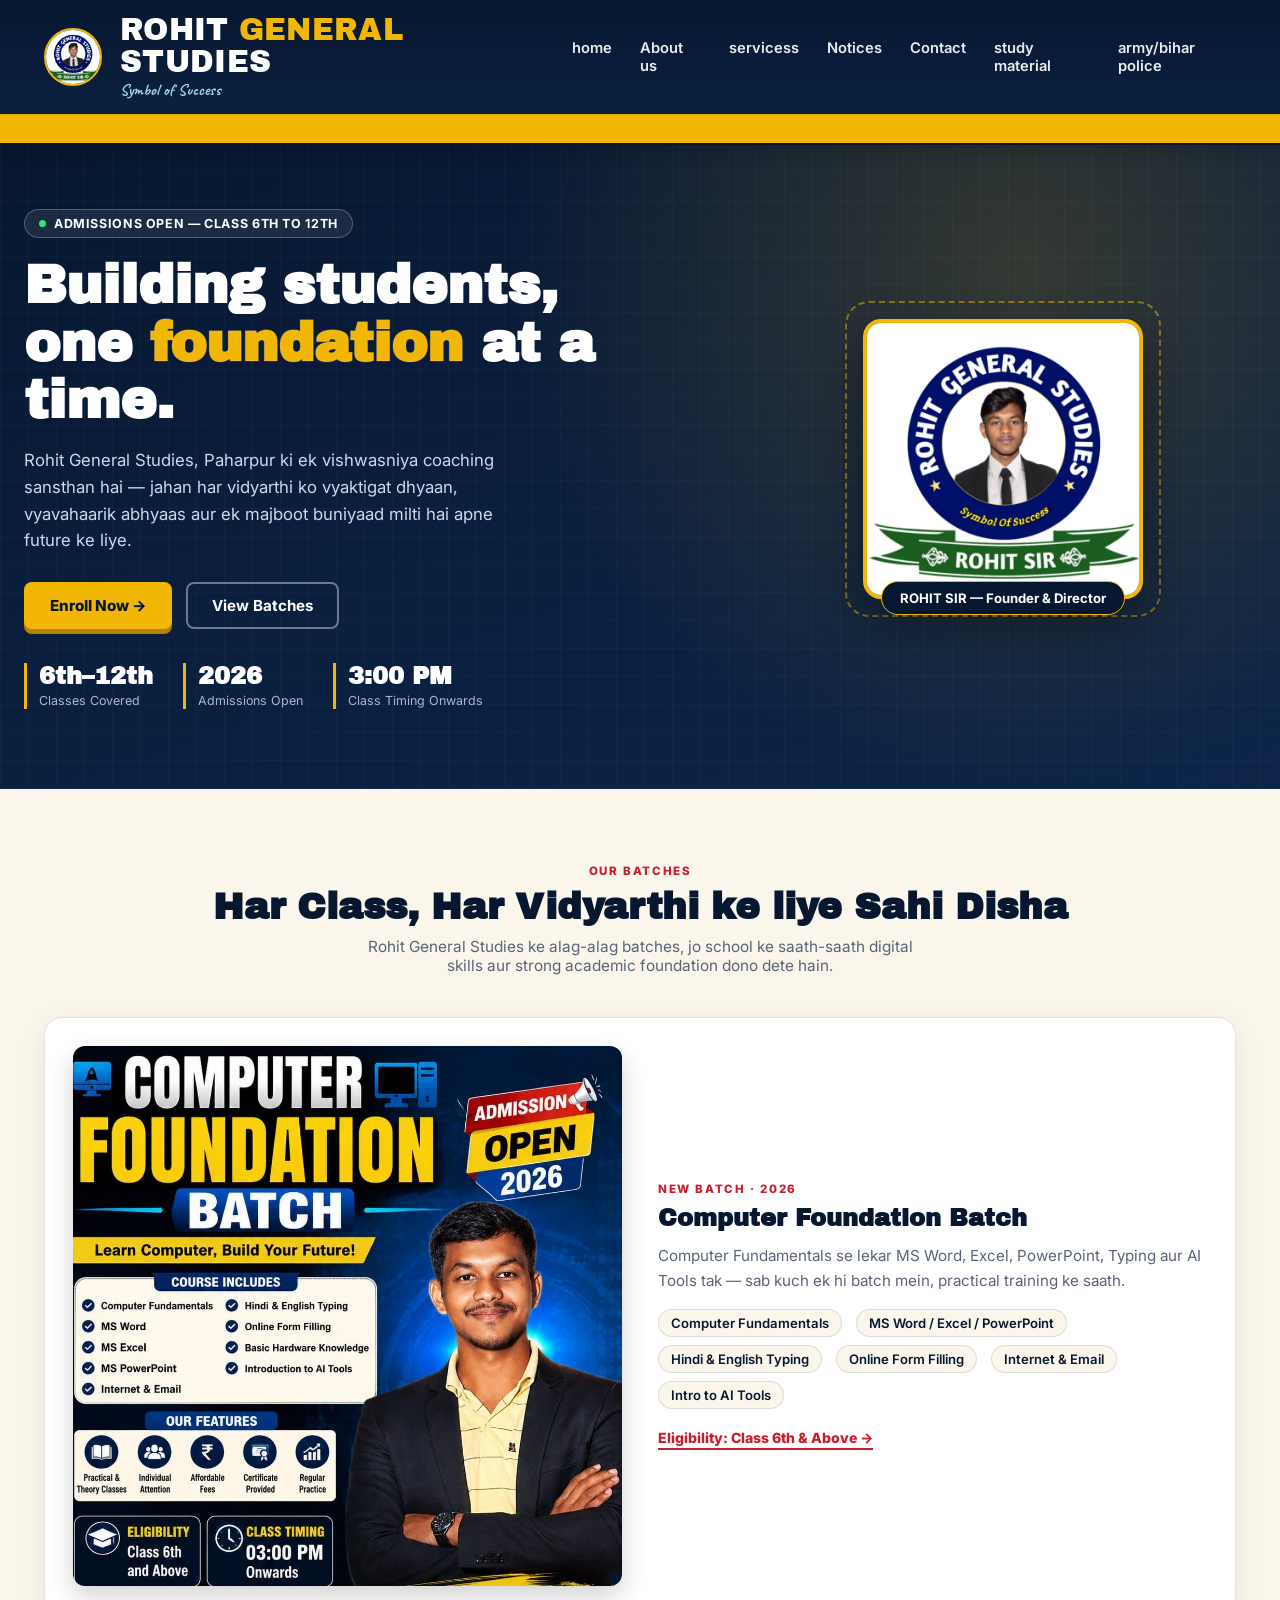
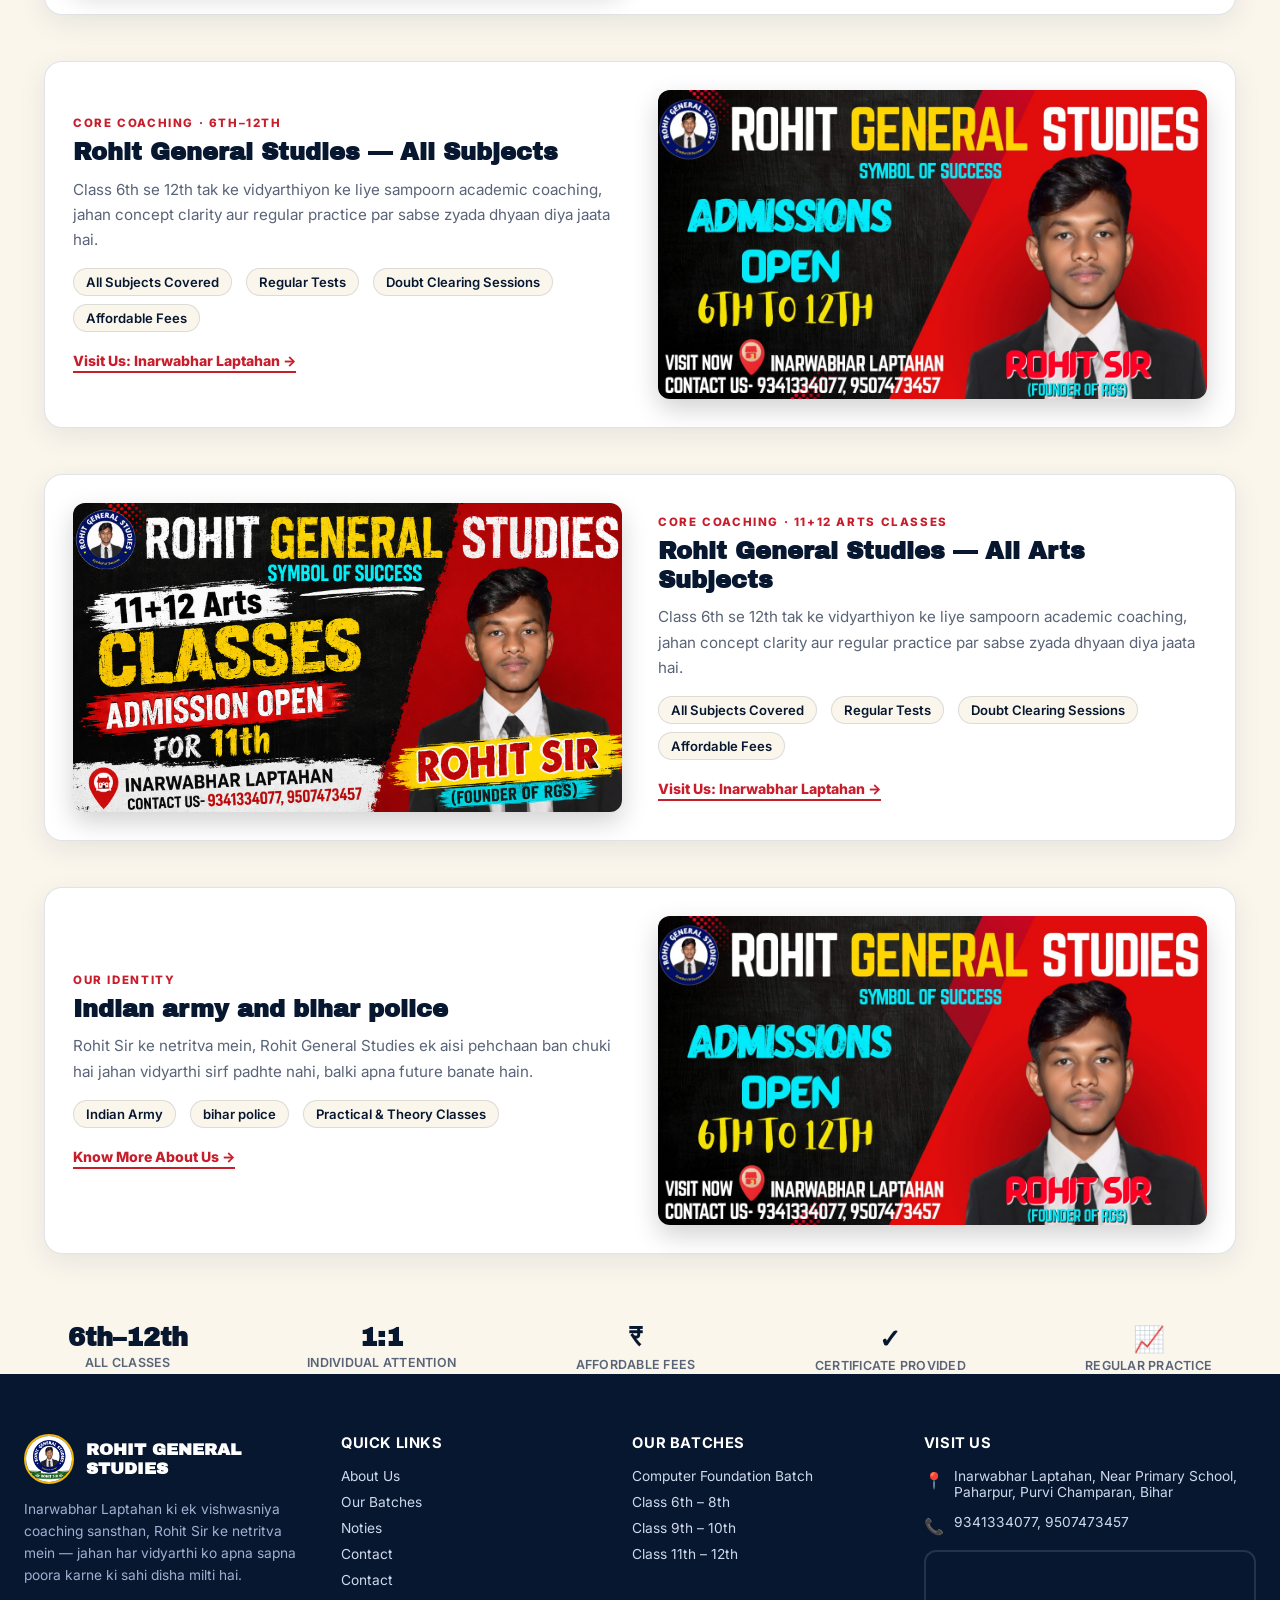
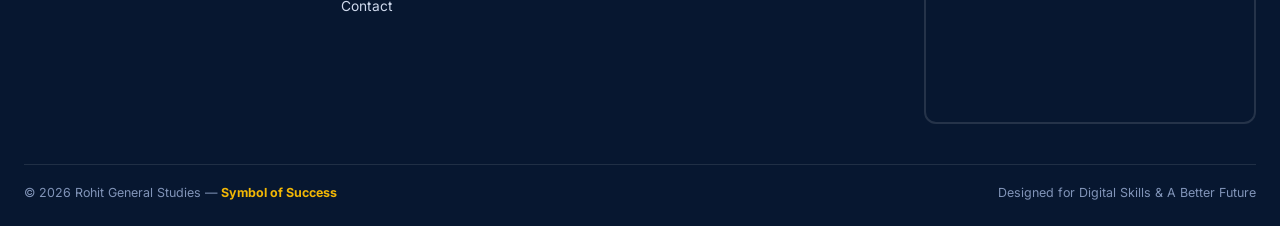
<file: index.html>
<!DOCTYPE html>
<html lang="hi">
<head>
  <title>ROHIT GENERAL STUDIES</title>
<meta charset="UTF-8">
<meta name="viewport" content="width=device-width, initial-scale=1.0">
<link rel="preconnect" href="https://fonts.googleapis.com">
<link href="https://fonts.googleapis.com/css2?family=Archivo+Black&family=Inter:wght@400;500;600;700;800&family=Caveat:wght@600;700&display=swap" rel="stylesheet">
<style>
  :root{
    --navy:#0B1F3F;
    --navy-deep:#071730;
    --gold:#F2B705;
    --gold-soft:#FFD75E;
    --red:#C81E2C;
    --cream:#FAF6EC;
    --paper:#FFFCF5;
    --cork:#9C6B3E;
    --ink:#1B2433;
    --line:rgba(11,31,63,0.12);
  }

  *{margin:0;padding:0;box-sizing:border-box;}
  html{scroll-behavior:smooth;}
  body{
    font-family:'Inter',sans-serif;
    background:var(--cream);
    color:var(--ink);
    overflow-x:hidden;
  }
  img{max-width:100%;display:block;}
  a{text-decoration:none;color:inherit;}
  ul{list-style:none;}

  .eyebrow{
    font-family:'Inter',sans-serif;
    font-weight:800;
    letter-spacing:.14em;
    text-transform:uppercase;
    font-size:.72rem;
    color:var(--red);
  }

  h1,h2,h3{font-family:'Archivo Black',sans-serif;}

  /* ===================== HEADER ===================== */
  header{
    background:linear-gradient(180deg,var(--navy-deep),var(--navy) 70%);
    color:#fff;
    position:sticky;
    top:0;
    z-index:100;
    box-shadow:0 2px 18px rgba(0,0,0,.25);
  }
  .topbar{
    max-width:1240px;
    margin:0 auto;
    padding:14px 24px;
    display:flex;
    align-items:center;
    gap:18px;
  }
  .logo-wrap{
    width:58px;height:58px;border-radius:50%;
    flex-shrink:0;
    border:2px solid var(--gold);
    overflow:hidden;
    background:#fff;
  }
  .logo-wrap img{width:100%;height:100%;object-fit:cover;}
  .brand-name{
    font-family:'Archivo Black',sans-serif;
    font-size:clamp(1.25rem,3vw,1.9rem);
    line-height:1.05;
    letter-spacing:.01em;
  }
  .brand-name span{color:var(--gold);}
  .brand-sub{
    font-family:'Caveat',cursive;
    font-weight:700;
    color:#9fd8e0;
    font-size:1rem;
    margin-top:2px;
  }
  nav.desktop-nav{
    margin-left:auto;
    display:flex;
    gap:28px;
    font-weight:600;
    font-size:.92rem;
  }
  nav.desktop-nav a{
    position:relative;
    padding:4px 0;
    opacity:.92;
  }
  nav.desktop-nav a::after{
    content:"";
    position:absolute;left:0;bottom:-4px;
    width:0%;height:2px;background:var(--gold);
    transition:width .25s ease;
  }
  nav.desktop-nav a:hover::after{width:100%;}

  /* ===================== STUDY MATERIAL ===================== */
  @media(max-width:771px){
    .study-wrap{margin-top:10px;}
  }
  @media(max-width:771px){
    .study-grid{grid-template-columns:1fr; padding:18px 16px;}
    .study-card,.study-meet,.study-download{grid-column:span 12;}
    .study-card{min-height:auto;}
    .meet-embed iframe{height:200px;}
  }
  .study-wrap{margin-top:14px;background:var(--paper);border:1px solid var(--line);border-radius:22px;box-shadow:0 8px 28px rgba(11,31,63,.06);overflow:hidden;}
  .study-head{padding:28px 26px;border-bottom:1px solid var(--line);background:linear-gradient(180deg,rgba(242,183,5,.18),transparent);}
  .study-head h2{font-size:clamp(1.6rem,3.4vw,2.2rem);color:var(--navy-deep);margin-bottom:10px;}
  .study-head p{color:#5a6478;line-height:1.7;max-width:720px;}

  .study-grid{padding:22px 26px;display:grid;grid-template-columns:repeat(12,1fr);gap:16px;}
  .study-card{grid-column:span 3;background:#fff;border:1px solid var(--line);border-radius:18px;padding:18px 16px;display:flex;flex-direction:column;gap:10px;min-height:170px;}
  .study-card .top{display:flex;align-items:center;justify-content:space-between;gap:10px;}
  .study-ico{width:42px;height:42px;border-radius:14px;background:rgba(242,183,5,.2);display:flex;align-items:center;justify-content:center;border:1px solid rgba(242,183,5,.35);font-size:1.15rem;}
  .study-card h3{font-family:'Archivo Black',sans-serif;color:var(--navy-deep);font-size:1.15rem;line-height:1.2;}
  .study-card ul{display:flex;flex-direction:column;gap:8px;margin-top:4px;}
  .study-card li{font-size:.9rem;color:#5a6478;line-height:1.4;position:relative;padding-left:18px;}
  .study-card li::before{content:'✓';position:absolute;left:0;top:0;color:var(--red);font-weight:900;}

  .study-meet{grid-column:span 6;background:linear-gradient(160deg,rgba(7,23,48,.98),rgba(11,31,63,.92));border:1px solid rgba(255,255,255,.14);border-radius:18px;padding:20px 18px;color:#fff;display:flex;flex-direction:column;gap:14px;min-height:260px;position:relative;overflow:hidden;}
  .study-meet::after{content:"";position:absolute;inset:-60px -60px auto auto;width:220px;height:220px;border-radius:50%;background:radial-gradient(circle,rgba(242,183,5,.35),transparent 60%);}
  .study-meet h3{position:relative;font-size:1.2rem;margin-bottom:4px;}
  .meet-meta{position:relative;display:flex;gap:14px;flex-wrap:wrap;}
  .meet-pill{background:rgba(255,255,255,.08);border:1px solid rgba(255,255,255,.16);padding:8px 12px;border-radius:999px;font-weight:800;font-size:.82rem;letter-spacing:.02em;}
  .meet-actions{position:relative;display:flex;gap:12px;flex-wrap:wrap;}
  .btn-light{background:var(--gold);color:var(--navy-deep);font-weight:900;border-radius:10px;padding:12px 16px;display:inline-flex;align-items:center;gap:10px;box-shadow:0 5px 0 #b58300;font-size:.95rem;}
  .btn-outline{background:transparent;border:2px solid rgba(255,255,255,.35);color:#fff;font-weight:800;border-radius:10px;padding:10px 14px;font-size:.95rem;}
  .meet-embed{position:relative;border-radius:14px;overflow:hidden;border:1px solid rgba(255,255,255,.15);background:#fff;}
  .meet-embed iframe{width:100%;height:220px;border:0;display:block;}

  .study-download{grid-column:span 6;background:rgba(255,255,255,.6);border:1px solid var(--line);border-radius:18px;padding:18px 16px;min-height:260px;display:flex;flex-direction:column;gap:12px;}
  .study-download h3{color:var(--navy-deep);font-size:1.15rem;}
  .field-label{font-weight:900;color:var(--navy-deep);font-size:.9rem;margin-top:2px;}
  .study-download input, .study-download textarea{width:100%;padding:12px 12px;border:1px solid var(--line);border-radius:12px;background:#fff;color:var(--ink);font-size:.95rem;outline:none;}
  .study-download textarea{min-height:96px;resize:vertical;}
  .study-download .btn-row{display:flex;gap:12px;flex-wrap:wrap;}
  .btn-gold{background:var(--gold);color:var(--navy-deep);font-weight:900;border-radius:12px;padding:12px 16px;border:0;cursor:pointer;font-size:.95rem;box-shadow:0 5px 0 #b58300;}

  @media(max-width:980px){
    .study-card{grid-column:span 6;}
    .study-meet{grid-column:span 12;}
    .study-download{grid-column:span 12;}
  }
  @media(max-width:600px){
    .study-card{grid-column:span 12;}
    .study-grid{padding:18px 16px;}
  }

  .cta-btn{
    background:var(--gold);
    color:var(--navy-deep);
    font-weight:800;
    padding:9px 18px;
    border-radius:30px;
    font-size:.85rem;
    white-space:nowrap;
    box-shadow:0 4px 0 #b58300;
  }

  /* ----- marquee tagline ----- */
  .tagline-strip{
    background:var(--gold);
    color:var(--navy-deep);
    overflow:hidden;
    white-space:nowrap;
    border-top:1px solid rgba(0,0,0,.08);
    border-bottom:2px solid var(--navy-deep);
  }
  .tagline-track{
    display:inline-block;
    padding-left:100%;
    animation:scrollLeftRight 44s linear infinite;
    font-weight:700;
    font-size:.85rem;
    letter-spacing:.03em;
    padding-top:6px;padding-bottom:6px;
  }
  .tagline-track span{margin:0 28px;}
  @keyframes scrollLeftRight{
    0%{transform:translateX(0);}
    100%{transform:translateX(-100%);}
  }

  /* ===================== HERO ===================== */
  .hero{
    background:
      radial-gradient(circle at 80% 20%, rgba(242,183,5,.18), transparent 45%),
      linear-gradient(160deg,var(--navy-deep) 0%, var(--navy) 55%, #0d2548 100%);
    color:#fff;
    padding:64px 24px 80px;
    position:relative;
    overflow:hidden;
  }
  .hero::before{
    content:"";
    position:absolute;
    inset:0;
    background-image:
      repeating-linear-gradient(0deg,rgba(255,255,255,.025) 0 1px, transparent 1px 28px),
      repeating-linear-gradient(90deg,rgba(255,255,255,.025) 0 1px, transparent 1px 28px);
    pointer-events:none;
  }
  .hero-inner{
    max-width:1240px;
    margin:0 auto;
    display:grid;
    grid-template-columns:1.15fr 0.85fr;
    gap:40px;
    align-items:center;
    position:relative;
  }
  .hero-badge{
    display:inline-flex;
    align-items:center;
    gap:8px;
    background:rgba(255,255,255,.08);
    border:1px solid rgba(255,255,255,.25);
    padding:6px 14px;
    border-radius:30px;
    font-size:.78rem;
    font-weight:700;
    letter-spacing:.05em;
    margin-bottom:18px;
  }
  .hero-badge .dot{width:7px;height:7px;border-radius:50%;background:#3CE07A;animation:pulse 1.6s infinite;}
  @keyframes pulse{0%,100%{opacity:1;}50%{opacity:.3;}}

  .hero h1{
    font-size:clamp(2.1rem,5vw,3.4rem);
    line-height:1.06;
    margin-bottom:18px;
  }
  .hero h1 em{
    font-style:normal;
    color:var(--gold);
    -webkit-text-stroke:1px rgba(255,255,255,.15);
  }
  .hero p.lead{
    font-size:1.05rem;
    color:#cfd9ec;
    max-width:520px;
    margin-bottom:28px;
    line-height:1.6;
  }
  .hero-ctas{display:flex;gap:14px;flex-wrap:wrap;margin-bottom:34px;}
  .btn-primary{
    background:var(--gold);
    color:var(--navy-deep);
    font-weight:800;
    padding:14px 26px;
    border-radius:8px;
    box-shadow:0 5px 0 #b58300;
    font-size:.95rem;
  }
  .btn-ghost{
    border:2px solid rgba(255,255,255,.4);
    color:#fff;
    font-weight:700;
    padding:12px 24px;
    border-radius:8px;
    font-size:.95rem;
  }
  .hero-stats{
    display:flex;
    gap:30px;
    flex-wrap:wrap;
  }
  .hero-stats div{border-left:3px solid var(--gold);padding-left:12px;}
  .hero-stats b{display:block;font-family:'Archivo Black';font-size:1.5rem;}
  .hero-stats span{font-size:.78rem;color:#aab9d6;}

  .hero-photo{
    position:relative;
    justify-self:center;
  }
  .hero-photo .ring{
    position:absolute;
    inset:-18px;
    border:2px dashed rgba(242,183,5,.5);
    border-radius:24px;
    animation:spin 30s linear infinite;
  }
  @keyframes spin{to{transform:rotate(360deg);}}
  .hero-photo img{
    width:280px;
    border-radius:18px;
    border:4px solid var(--gold);
    box-shadow:0 20px 50px rgba(0,0,0,.45);
    position:relative;
  }
  .hero-photo .tag{
    position:absolute;
    bottom:-16px;left:50%;
    transform:translateX(-50%);
    background:var(--navy-deep);
    border:1px solid var(--gold);
    padding:8px 18px;
    border-radius:30px;
    font-size:.82rem;
    font-weight:700;
    white-space:nowrap;
  }

  /* ===================== SECTION LABEL ===================== */
  .section{padding:70px 24px;max-width:1240px;margin:0 auto;}
  .section-head{text-align:center;margin-bottom:42px;}
  .section-head h2{
    font-size:clamp(1.6rem,3.4vw,2.3rem);
    color:var(--navy-deep);
    margin-top:8px;
  }
  .section-head p{color:#5a6478;max-width:560px;margin:10px auto 0;font-size:.96rem;}

  /* ===================== TEMPLATES (alternating banners) ===================== */
  .templates{display:flex;flex-direction:column;gap:46px;}
  .template-row{
    display:grid;
    grid-template-columns:1fr 1fr;
    gap:36px;
    align-items:center;
    background:#fff;
    border-radius:18px;
    padding:28px;
    box-shadow:0 8px 28px rgba(11,31,63,.08);
    border:1px solid var(--line);
    opacity:0;
    transform:translateX(-60px);
    transition:opacity .7s ease, transform .7s ease;
  }
  .template-row.in-view{opacity:1;transform:translateX(0);}
  .template-row.from-right{transform:translateX(60px);}
  .template-row.from-right.in-view{transform:translateX(0);}
  .template-row .img-box img{
    border-radius:12px;
    width:100%;
    box-shadow:0 10px 26px rgba(0,0,0,.18);
  }
  .template-row:nth-child(even){direction:rtl;}
  .template-row:nth-child(even) .tpl-text{direction:ltr;}
  .tpl-text .eyebrow{margin-bottom:8px;display:block;}
  .tpl-text h3{font-size:1.5rem;color:var(--navy-deep);margin-bottom:10px;line-height:1.2;}
  .tpl-text p{color:#5a6478;font-size:.95rem;line-height:1.65;margin-bottom:16px;}
  .tpl-text ul{display:flex;flex-wrap:wrap;gap:8px 14px;margin-bottom:18px;}
  .tpl-text ul li{
    font-size:.82rem;font-weight:600;color:var(--navy-deep);
    background:var(--cream);
    border:1px solid var(--line);
    padding:5px 12px;border-radius:20px;
  }
  .tpl-link{
    display:inline-block;
    font-weight:800;
    color:var(--red);
    font-size:.88rem;
    border-bottom:2px solid var(--red);
    padding-bottom:2px;
  }

  @media(max-width:820px){
    .template-row, .template-row:nth-child(even){
      grid-template-columns:1fr;
      direction:ltr;
    }
  }

  /* ===================== NOTICE BOARD + QUICK LINKS ===================== */
  .board-wrap{
    background:linear-gradient(160deg,#0d2548,var(--navy-deep));
    border-radius:22px;
    padding:46px 30px;
    display:grid;
    grid-template-columns:1.3fr 0.9fr;
    gap:40px;
    color:#fff;
    position:relative;
    overflow:hidden;
  }
  .board-wrap::before{
    content:"";position:absolute;top:-80px;right:-80px;
    width:260px;height:260px;border-radius:50%;
    background:radial-gradient(circle,rgba(242,183,5,.25),transparent 70%);
  }

  .noticeboard-head{display:flex;align-items:center;gap:10px;margin-bottom:18px;}
  .pin-ico{
    width:34px;height:34px;border-radius:50%;
    background:var(--red);
    display:flex;align-items:center;justify-content:center;
    font-size:1rem;
    box-shadow:0 0 0 4px rgba(200,30,44,.25);
  }
  .noticeboard-head h3{font-size:1.3rem;}

  .cork{
    background:
      repeating-radial-gradient(circle at 20% 30%, rgba(0,0,0,.06) 0 2px, transparent 3px 18px),
      linear-gradient(160deg,var(--cork),#7a5128);
    border-radius:14px;
    padding:14px;
    height:340px;
    overflow:hidden;
    position:relative;
    box-shadow:inset 0 0 30px rgba(0,0,0,.35), 0 8px 18px rgba(0,0,0,.3);
    border:6px solid #5c3c1e;
  }
  .cork::after{
    content:"";
    position:absolute;left:0;right:0;bottom:0;height:50px;
    background:linear-gradient(transparent,var(--cork));
    pointer-events:none;
  }
  .notice-track{
    display:flex;flex-direction:column;gap:14px;
    animation:scrollUpDown 16s linear infinite;
  }
  @keyframes scrollUpDown{
    0%{transform:translateY(0);}
    45%{transform:translateY(-50%);}
    50%{transform:translateY(-50%);}
    95%{transform:translateY(0);}
    100%{transform:translateY(0);}
  }
  .notice-chit{
    background:var(--paper);
    color:var(--ink);
    padding:14px 16px;
    border-radius:3px;
    box-shadow:0 6px 10px rgba(0,0,0,.3);
    font-size:.85rem;
    line-height:1.5;
    position:relative;
    transform:rotate(var(--r,-1deg));
    font-family:'Inter',sans-serif;
  }
  .notice-chit:nth-child(2n){--r:1.2deg;}
  .notice-chit:nth-child(3n){--r:-1.6deg;}
  .notice-chit::before{
    content:"";
    position:absolute;top:-8px;left:50%;transform:translateX(-50%);
    width:14px;height:14px;border-radius:50%;
    background:radial-gradient(circle at 30% 30%,#ff8a8a,var(--red));
    box-shadow:0 2px 4px rgba(0,0,0,.4);
  }
  .notice-chit b{display:block;color:var(--red);font-size:.78rem;text-transform:uppercase;letter-spacing:.03em;margin-bottom:4px;}

  .quicklinks h3{font-size:1.3rem;margin-bottom:18px;}
  .ql-grid{display:grid;grid-template-columns:1fr 1fr;gap:12px;}
  .ql-item{
    background:rgba(255,255,255,.06);
    border:1px solid rgba(255,255,255,.14);
    border-radius:12px;
    padding:16px 14px;
    font-weight:700;
    font-size:.88rem;
    display:flex;
    align-items:center;
    gap:10px;
    transition:background .2s ease, transform .2s ease;
  }
  .ql-item:hover{background:var(--gold);color:var(--navy-deep);transform:translateY(-3px);}
  .ql-item .ic{font-size:1.1rem;}

  /* ===================== TESTIMONIAL / TRUST STRIP ===================== */
  .trust-strip{
    background:var(--cream);
    border-top:1px solid var(--line);
    border-bottom:1px solid var(--line);
    padding:28px 24px;
  }
  .trust-inner{
    max-width:1240px;margin:0 auto;
    display:flex;justify-content:space-around;flex-wrap:wrap;gap:24px;
    text-align:center;
  }
  .trust-inner div b{display:block;font-family:'Archivo Black';font-size:1.6rem;color:var(--navy-deep);}
  .trust-inner div span{font-size:.78rem;color:#5a6478;font-weight:600;letter-spacing:.02em;}

  /* ===================== FOOTER ===================== */
  footer{
    background:var(--navy-deep);
    color:#cfd9ec;
    padding:60px 24px 0;
  }
  .footer-grid{
    max-width:1240px;margin:0 auto;
    display:grid;
    grid-template-columns:1.1fr 1fr 1fr 1.3fr;
    gap:36px;
    padding-bottom:40px;
    border-bottom:1px solid rgba(255,255,255,.1);
  }
  .footer-brand{display:flex;align-items:center;gap:12px;margin-bottom:14px;}
  .footer-brand img{width:50px;height:50px;border-radius:50%;border:2px solid var(--gold);}
  .footer-brand b{font-family:'Archivo Black';font-size:1.05rem;color:#fff;}
  footer p.about{font-size:.86rem;line-height:1.6;color:#9fb0d1;}
  footer h4{
    color:#fff;font-size:.92rem;letter-spacing:.04em;text-transform:uppercase;
    margin-bottom:16px;
  }
  footer ul li{margin-bottom:10px;font-size:.86rem;}
  footer ul li a:hover{color:var(--gold);}
  .contact-line{display:flex;gap:10px;margin-bottom:14px;font-size:.86rem;align-items:flex-start;}
  .contact-line .ic{color:var(--gold);font-size:1rem;margin-top:2px;}
  .map-box{border-radius:12px;overflow:hidden;border:2px solid rgba(255,255,255,.12);margin-top:8px;}
  .map-box iframe{width:100%;height:170px;border:0;display:block;filter:grayscale(.15) contrast(1.05);}

  .footer-bottom{
    max-width:1240px;margin:0 auto;
    padding:20px 0 26px;
    display:flex;justify-content:space-between;flex-wrap:wrap;gap:10px;
    font-size:.78rem;color:#8194b8;
  }
  .footer-bottom b{color:var(--gold);}

  @media(max-width:980px){
    .hero-inner{grid-template-columns:1fr;}
    .hero-photo{order:-1;}
    .board-wrap{grid-template-columns:1fr;}
    .footer-grid{grid-template-columns:1fr 1fr;}
  }
  /* ===================== MOBILE MENU ===================== */
  .mobile-menu-btn{
    display:none;
    margin-left:auto;
    width:44px;
    height:44px;
    border:1px solid rgba(255,255,255,.35);
    background:rgba(255,255,255,.08);
    border-radius:12px;
    cursor:pointer;
    position:relative;
  }
  .mobile-menu-btn span{
    position:absolute;
    left:11px;
    right:11px;
    height:3px;
    background:var(--gold);
    border-radius:4px;
    transition:transform .2s ease, top .2s ease, opacity .2s ease;
  }
  .mobile-menu-btn span:nth-child(1){ top:14px; }
  .mobile-menu-btn span:nth-child(2){ top:20px; }
  .mobile-menu-btn span:nth-child(3){ top:26px; }

  .mobile-menu{
    display:none;
    position:absolute;
    top:82px;
    left:0;
    right:0;
    background:rgba(7,23,48,.98);
    border-top:1px solid rgba(255,255,255,.18);
    padding:12px 18px 18px;
    z-index:120;
    box-shadow:0 10px 30px rgba(0,0,0,.25);
  }
  .mobile-menu-link{
    display:block;
    padding:12px 10px;
    border-radius:12px;
    font-weight:800;
    color:#fff;
    border:1px solid transparent;
  }
  .mobile-menu-link:active{transform:scale(.99);}
  .mobile-menu-link:hover{border-color:rgba(242,183,5,.45);background:rgba(242,183,5,.12);}

  .mobile-menu.open{display:block;}

  @media(max-width:600px){
    nav.desktop-nav{display:none;}
    .mobile-menu-btn{display:block;}
    .footer-grid{grid-template-columns:1fr;}
    .ql-grid{grid-template-columns:1fr;}
  }
</style>
</head>
<body>

<!-- ===================== HEADER ===================== -->
<header>
  <div class="topbar">
    <div class="logo-wrap"><img src="lobo.png" alt="Rohit General Studies Logo"></div>
    <div>
      <div class="brand-name">ROHIT <span>GENERAL</span> STUDIES</div>
      <div class="brand-sub">Symbol of Success</div>
    </div>
  <nav class="desktop-nav">
     <a href="index.html">home</a>
      <a href="about-us.html">About us</a>
      <a href="#templates">servicess</a>
      <a href="noties.html">Notices</a>
      <a href="contact.html">Contact</a>
      <a href="studymaterial.html">study material</a>
      <a href="army.html">army/bihar police</a>
  </nav>

  <button class="mobile-menu-btn" type="button" aria-label="Open menu" aria-expanded="false">
    <span></span>
    <span></span>
    <span></span>
  </button>

  </div>

  <div class="mobile-menu" id="mobileMenu" aria-hidden="true">
       <a href="index.html" class="mobile-menu-link">home </a>
    <a href="about-us.html" class="mobile-menu-link">About us</a>
    <a href="#templates" class="mobile-menu-link">servicess</a>
    <a href="noties.html" class="mobile-menu-link">Notices</a>
    <a href="contact.html" class="mobile-menu-link">Contact</a>
    <a href="studymaterial.html" class="mobile-menu-link">study material</a>
    <a href="army.html">army/bihar police</a>
  </div>

  <div class="tagline-strip">
    <div class="tagline-track">
      <span>★ ROHIT GENERAL STUDIES — Inarwabhar Laptahan, Near Primary School, Paharpur, Purvi Champaran, Bihar</span>
      <span>★ Class 6th to 12th ke liye sabhi vishayon ki guidance, Computer Foundation Batch ke saath</span>
      <span>★ Practical & Theory Classes • Individual Attention • Affordable Fees • Certificate Provided</span>
      <span>★ Admission Open 2026 — Seats Limited, Aaj hi Sampark Karein: 9341334077 / 9507473457</span>
      <span>★ ROHIT GENERAL STUDIES — Inarwabhar Laptahan, Near Primary School, Paharpur, Purvi Champaran, Bihar</span>
      <span>★ Class 6th to 12th ke liye sabhi vishayon ki guidance, Computer Foundation Batch ke saath</span>
      <span>★ Practical & Theory Classes • Individual Attention • Affordable Fees • Certificate Provided</span>
      <span>★ Admission Open 2026 — Seats Limited, Aaj hi Sampark Karein: 9341334077 / 9507473457</span>
    </div>
  </div>
</header>

<!-- ===================== HERO ===================== -->
<section class="hero" id="about">
  <div class="hero-inner">
    <div>
      <div class="hero-badge"><span class="dot"></span> ADMISSIONS OPEN — CLASS 6TH TO 12TH</div>
      <h1>Building students,<br>one <em>foundation</em> at a time.</h1>
      <p class="lead">Rohit General Studies, Paharpur ki ek vishwasniya coaching sansthan hai — jahan har vidyarthi ko vyaktigat dhyaan, vyavahaarik abhyaas aur ek majboot buniyaad milti hai apne future ke liye.</p>
      <div class="hero-ctas">
        <a href="contact.html" class="btn-primary">Enroll Now →</a>
        <a href="#templates" class="btn-ghost">View Batches</a>
      </div>
      <div class="hero-stats">
        <div><b>6th–12th</b><span>Classes Covered</span></div>
        <div><b>2026</b><span>Admissions Open</span></div>
        <div><b>3:00 PM</b><span>Class Timing Onwards</span></div>
      </div>
    </div>
    <div class="hero-photo">
      <div class="ring"></div>
      <img src="lobo.png" alt="">
      <div class="tag">ROHIT SIR — Founder & Director</div>
    </div>
  </div>
</section>

<!-- ===================== TEMPLATES (alternating) ===================== -->
<section class="section" id="templates">

  <div class="section-head">
    <span class="eyebrow">Our Batches</span>
    <h2>Har Class, Har Vidyarthi ke liye Sahi Disha</h2>
    <p>Rohit General Studies ke alag-alag batches, jo school ke saath-saath digital skills aur strong academic foundation dono dete hain.</p>
  </div>

  <div class="templates">

    <div class="template-row">
      <div class="img-box"><img src="computer.png" alt="Computer Foundation Batch poster"></div>
      <div class="tpl-text">
        <span class="eyebrow">New Batch · 2026</span>
        <h3>Computer Foundation Batch</h3>
        <p>Computer Fundamentals se lekar MS Word, Excel, PowerPoint, Typing aur AI Tools tak — sab kuch ek hi batch mein, practical training ke saath.</p>
        <ul>
          <li>Computer Fundamentals</li>
          <li>MS Word / Excel / PowerPoint</li>
          <li>Hindi & English Typing</li>
          <li>Online Form Filling</li>
          <li>Internet & Email</li>
          <li>Intro to AI Tools</li>
        </ul>
        <a href="#contact" class="tpl-link">Eligibility: Class 6th & Above →</a>
      </div>
    </div>

    <div class="template-row from-right">
      <div class="img-box"><img src="banner.png" alt="Rohit General Studies banner"></div>
      <div class="tpl-text">
        <span class="eyebrow">Core Coaching · 6th–12th</span>
        <h3>Rohit General Studies — All Subjects</h3>
        <p>Class 6th se 12th tak ke vidyarthiyon ke liye sampoorn academic coaching, jahan concept clarity aur regular practice par sabse zyada dhyaan diya jaata hai.</p>
        <ul>
          <li>All Subjects Covered</li>
          <li>Regular Tests</li>
          <li>Doubt Clearing Sessions</li>
          <li>Affordable Fees</li>
        </ul>
        <a href="contact.html" class="tpl-link">Visit Us: Inarwabhar Laptahan →</a>
      </div>
    </div><div class="template-row from-right">
      <div class="img-box"><img src="arts.png" alt="Rohit General Studies banner"></div>
      <div class="tpl-text">
        <span class="eyebrow">Core Coaching · 11+12 Arts classes</span>
        <h3>Rohit General Studies — All Arts Subjects</h3>
        <p>Class 6th se 12th tak ke vidyarthiyon ke liye sampoorn academic coaching, jahan concept clarity aur regular practice par sabse zyada dhyaan diya jaata hai.</p>
        <ul>
          <li>All Subjects Covered</li>
          <li>Regular Tests</li>
          <li>Doubt Clearing Sessions</li>
          <li>Affordable Fees</li>
        </ul>
        <a href="contact.html" class="tpl-link">Visit Us: Inarwabhar Laptahan →</a>
      </div>
    </div>


    <div class="template-row">
      <div class="img-box"><img src="banner.png" alt="Rohit General Studies emblem"></div>
      <div class="tpl-text">
        <span class="eyebrow">Our Identity</span>
        <h3>Indian army and bihar police</h3>
        <p>Rohit Sir ke netritva mein, Rohit General Studies ek aisi pehchaan ban chuki hai jahan vidyarthi sirf padhte nahi, balki apna future banate hain.</p>
        <ul>
          <li>Indian Army</li>
          <li>bihar police</li>
          <li>Practical & Theory Classes</li>
        </ul>
        <a href="contact.html" class="tpl-link">Know More About Us →</a>
      </div>
    </div>

  </div>
</section>
  

  <div class="trust-inner">
    <div><b>6th–12th</b><span>ALL CLASSES</span></div>
    <div><b>1:1</b><span>INDIVIDUAL ATTENTION</span></div>
    <div><b>₹</b><span>AFFORDABLE FEES</span></div>
    <div><b>✓</b><span>CERTIFICATE PROVIDED</span></div>
    <div><b>📈</b><span>REGULAR PRACTICE</span></div>
  </div>
</div>
<!-- ===================== FOOTER ===================== -->
<footer id="contact">
  <div class="footer-grid">
    <div>
      <div class="footer-brand">
        <img src="lobo.png" alt="logo">
        <b>ROHIT GENERAL STUDIES</b>
      </div>
      <p class="about">Inarwabhar Laptahan ki ek vishwasniya coaching sansthan, Rohit Sir ke netritva mein — jahan har vidyarthi ko apna sapna poora karne ki sahi disha milti hai.</p>
    </div>

    <div>
      <h4>Quick Links</h4>
      <ul>
        <li><a href="about-us.html">About Us</a></li>
        <li><a href="#templates">Our Batches</a></li>
        <li><a href="noties.html">Noties</a></li>
        <li><a href="contact.html">Contact</a></li>
         <li><a href="index.html">Contact</a></li>
         <li><a href="Army.html">Contact</a></li>
        
      </ul>
    </div>

    <div>
      <h4>Our Batches</h4>
      <ul>
        <li><a href="#templates">Computer Foundation Batch</a></li>
        <li><a href="#templates">Class 6th – 8th</a></li>
        <li><a href="#templates">Class 9th – 10th</a></li>
        <li><a href="#templates">Class 11th – 12th</a></li>
      </ul>
    </div>

    <div>
      <h4>Visit Us</h4>
      <div class="contact-line"><span class="ic">📍</span><span>Inarwabhar Laptahan, Near Primary School, Paharpur, Purvi Champaran, Bihar</span></div>
      <div class="contact-line"><span class="ic">📞</span><span>9341334077, 9507473457</span></div>
      <div class="map-box">
        <iframe
          src="https://www.google.com/maps?q=Paharpur,Purvi+Champaran,Bihar&output=embed"
          loading="lazy"
          referrerpolicy="no-referrer-when-downgrade">
        </iframe>
      </div>
    </div>
  </div>

  <div class="footer-bottom">
    <span>© 2026 Rohit General Studies — <b>Symbol of Success</b></span>
    <span>Designed for Digital Skills &amp; A Better Future</span>
  </div>
</footer>

<script>
  // alternating template reveal on scroll
  const rows = document.querySelectorAll('.template-row');
  const io = new IntersectionObserver((entries)=>{
    entries.forEach(e=>{
      if(e.isIntersecting){ e.target.classList.add('in-view'); }
    });
  },{threshold:0.2});
  rows.forEach((r,i)=>{
    if(i % 2 === 1) r.classList.add('from-right');
    io.observe(r);
  });
  const navLinks=document.querySelectorAll('.desktop-nav a');

  // mobile menu toggle
  const mobileBtn = document.querySelector('.mobile-menu-btn');
  const mobileMenu = document.getElementById('mobileMenu');

  if (mobileBtn && mobileMenu) {
    mobileBtn.addEventListener('click', () => {
      const isOpen = mobileMenu.classList.toggle('open');
      mobileBtn.setAttribute('aria-expanded', String(isOpen));
      mobileMenu.setAttribute('aria-hidden', String(!isOpen));
    });

    mobileMenu.querySelectorAll('.mobile-menu-link').forEach(a => {
      a.addEventListener('click', () => {
        mobileMenu.classList.remove('open');
        mobileBtn.setAttribute('aria-expanded', 'false');
        mobileMenu.setAttribute('aria-hidden', 'true');
      });
    });

    document.addEventListener('click', (e) => {
      if (!mobileMenu.contains(e.target) && e.target !== mobileBtn) {
        mobileMenu.classList.remove('open');
        mobileBtn.setAttribute('aria-expanded', 'false');
        mobileMenu.setAttribute('aria-hidden', 'true');
      }
    });
  }


navLinks.forEach(link=>{
    link.addEventListener('click',function(){
        navLinks.forEach(item=>item.classList.remove('active'));
        this.classList.add('active');
    });
});
</script>

</body>
</html>
</file>
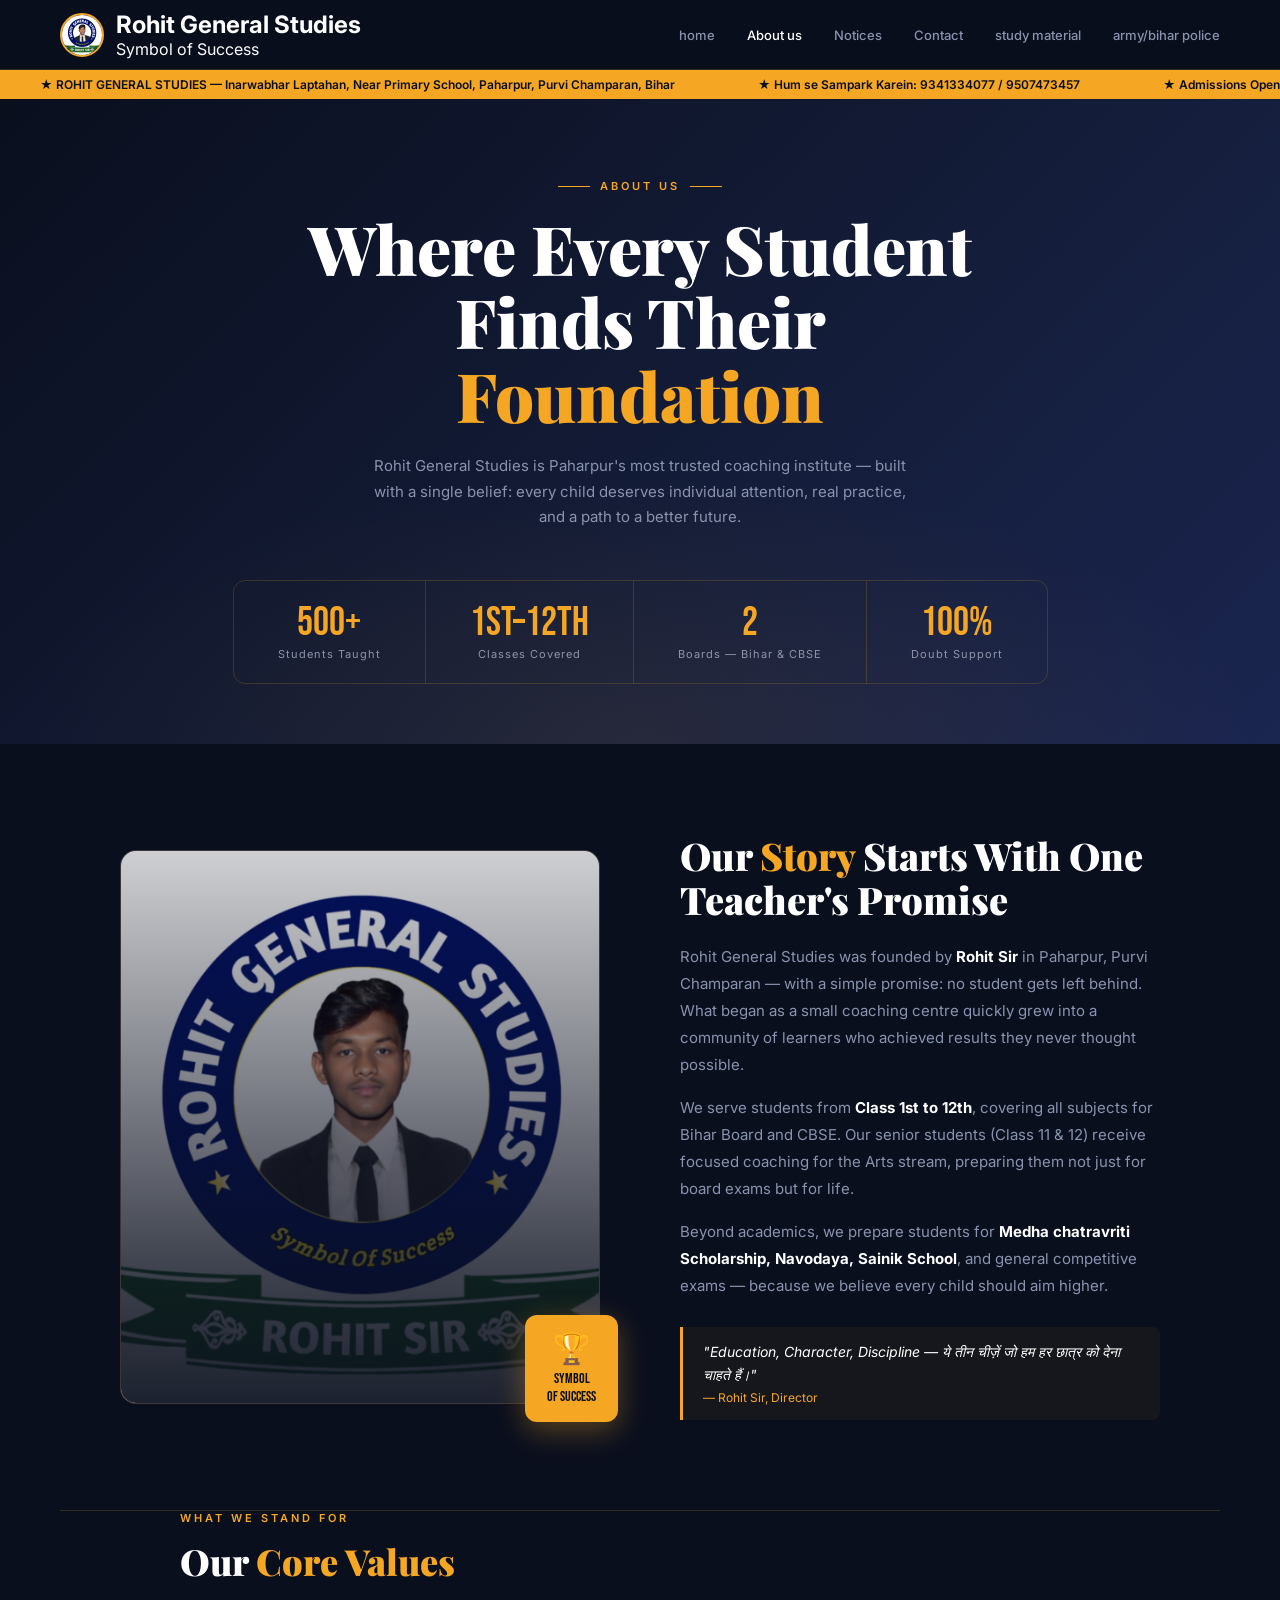
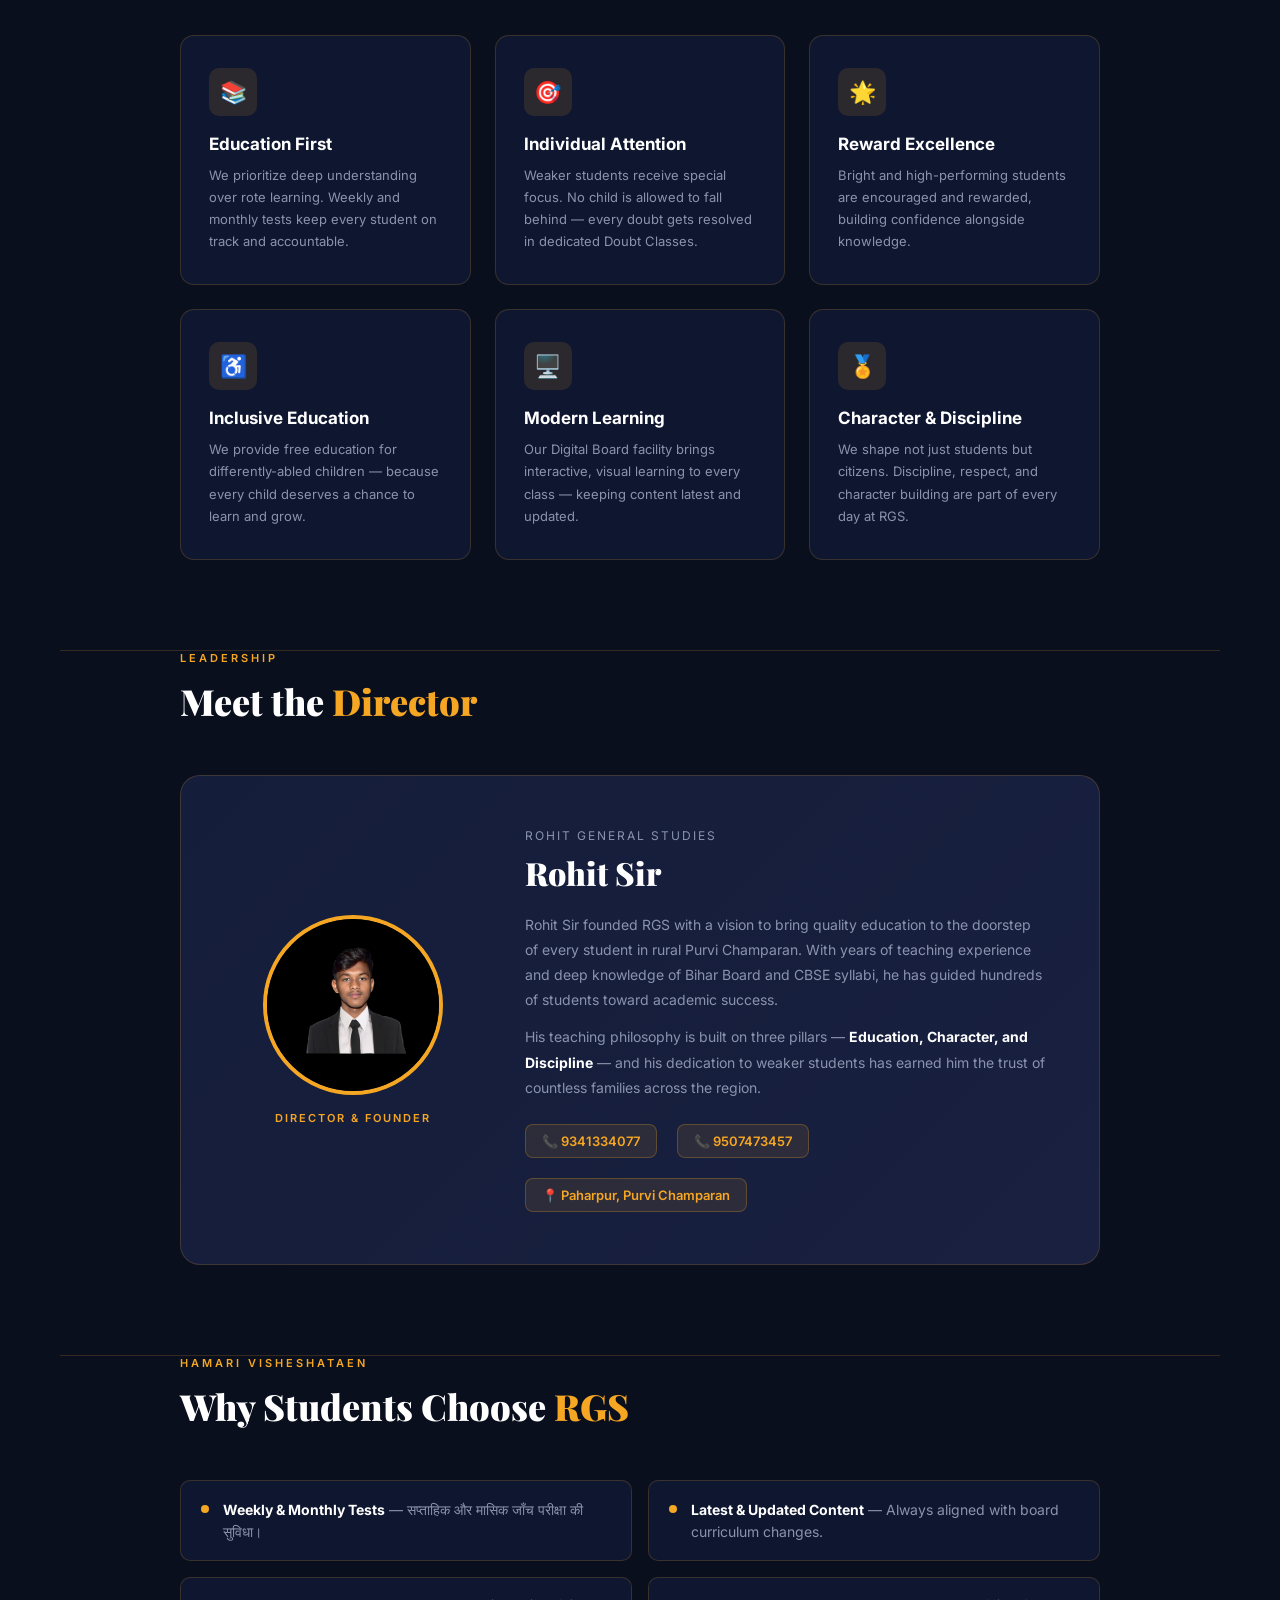
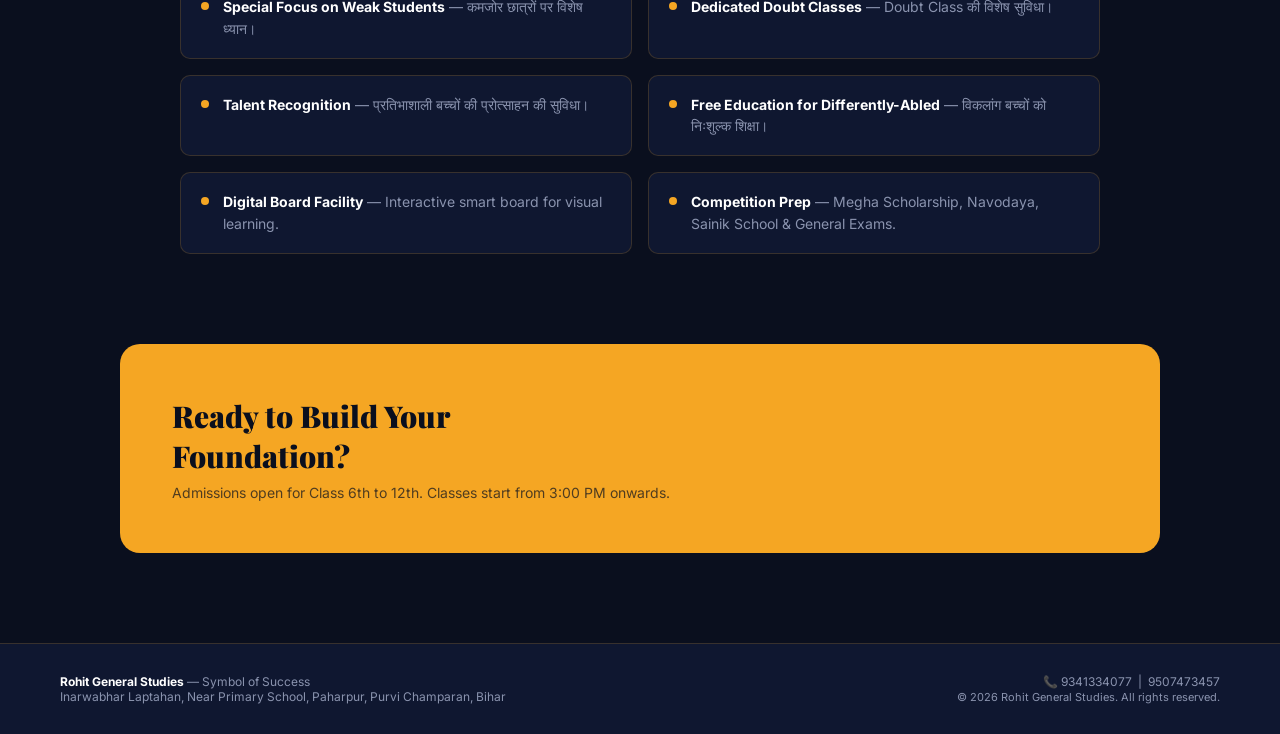
<file: about-us.html>
<!DOCTYPE html>
<html lang="en">
<head>
<meta charset="UTF-8" />
<meta name="viewport" content="width=device-width, initial-scale=1.0"/>
<title>About Us – Rohit General Studies</title>
<link href="https://fonts.googleapis.com/css2?family=Playfair+Display:wght@700;900&family=Inter:wght@300;400;500;600&family=Bebas+Neue&display=swap" rel="stylesheet"/>
<style>
  :root {
    --navy:    #0a0f1e;
    --navy2:   #0f1730;
    --navy3:   #141d3a;
    --gold:    #f5a623;
    --gold2:   #ffc344;
    --white:   #ffffff;
    --muted:   #8a93ae;
    --line:    rgba(245,166,35,0.18);
  }

  *, *::before, *::after { box-sizing: border-box; margin: 0; padding: 0; }

  body {
    background: var(--navy);
    color: var(--white);
    font-family: 'Inter', sans-serif;
    overflow-x: hidden;
  }

  /* ── NAV ── */
  nav {
    position: sticky; top: 0; z-index: 100;
    background: rgba(10,15,30,0.92);
    backdrop-filter: blur(12px);
    border-bottom: 1px solid var(--line);
    display: flex; align-items: center; justify-content: space-between;
    padding: 0 60px;
    height: 70px;
  }
  .nav-logo { display: flex; align-items: center; gap: 12px; }
  .nav-logo-img{
    width: 44px;
    height: 44px;
    border-radius: 50%;
    border: 2px solid var(--gold);
    background: var(--navy3);
    object-fit: cover;
    object-position: center;
    flex-shrink: 0;
  }
  .nav-logo-circle {
    width: 4px; height: 4px; border-radius: 50%;
    border: 2px solid var(--gold);
    background: var(--navy3);
    display: flex; align-items: center; justify-content: center;
    font-family: 'Bebas Neue'; font-size: 11px; color: var(--gold);
    text-align: center; line-height: 1.1;
  }

  .nav-title { font-family: 'Inter'; font-weight: 700; font-size: 15px; }
  .nav-title span { color: var(--gold); }
  .nav-sub { font-size: 10px; color: var(--muted); font-style: italic; }
  .nav-links { display: flex; gap: 32px; }
  .nav-links a {
    text-decoration: none; color: var(--muted);
    font-size: 13px; font-weight: 500;
    transition: color .2s;
  }
  .nav-links a:hover, .nav-links a.active { color: var(--white); }
  .nav-cta {
    background: var(--gold); color: var(--navy);
    border: none; padding: 9px 22px; border-radius: 6px;
    font-weight: 700; font-size: 13px; cursor: pointer;
    transition: background .2s;
  }
  .nav-cta:hover { background: var(--gold2); }

  /* ── TICKER ── */
  .ticker {
    background: var(--gold); color: var(--navy);
    font-size: 12px; font-weight: 600;
    padding: 7px 0; overflow: hidden; white-space: nowrap;
  }
  .ticker-inner {
    display: inline-block;
    animation: ticker 28s linear infinite;
  }
  .ticker-inner span { margin: 0 40px; }
  @keyframes ticker {
    from { transform: translateX(100vw); }
    to   { transform: translateX(-100%); }
  }

  /* ── HERO ── */
  .hero {
    min-height: 420px;
    background: linear-gradient(135deg, var(--navy) 0%, var(--navy3) 60%, #1a2550 100%);
    display: flex; flex-direction: column;
    align-items: center; justify-content: center;
    text-align: center;
    padding: 80px 40px 60px;
    position: relative;
    overflow: hidden;
  }
  .hero::before {
    content: '';
    position: absolute; inset: 0;
    background: radial-gradient(ellipse 70% 60% at 50% 100%, rgba(245,166,35,0.08) 0%, transparent 70%);
  }
  .hero-eyebrow {
    font-size: 11px; font-weight: 600; letter-spacing: 3px;
    color: var(--gold); text-transform: uppercase;
    margin-bottom: 18px;
    display: flex; align-items: center; gap: 10px;
  }
  .hero-eyebrow::before, .hero-eyebrow::after {
    content: ''; display: block; width: 32px; height: 1px; background: var(--gold);
  }
  .hero h1 {
    font-family: 'Playfair Display'; font-size: clamp(38px,6vw,68px);
    font-weight: 900; line-height: 1.08;
    max-width: 700px;
  }
  .hero h1 em { font-style: normal; color: var(--gold); }
  .hero-desc {
    margin-top: 22px; max-width: 560px;
    color: var(--muted); font-size: 15px; line-height: 1.7;
  }
  .hero-stats {
    margin-top: 50px;
    display: flex; gap: 0;
    border: 1px solid var(--line);
    border-radius: 12px; overflow: hidden;
  }
  .hero-stat {
    padding: 22px 44px; text-align: center;
    border-right: 1px solid var(--line);
  }
  .hero-stat:last-child { border-right: none; }
  .hero-stat-num {
    font-family: 'Bebas Neue'; font-size: 40px;
    color: var(--gold); line-height: 1;
  }
  .hero-stat-label {
    font-size: 11px; color: var(--muted);
    letter-spacing: 1px; margin-top: 4px;
  }

  /* ── SECTION BASE ── */
  section { padding: 90px 60px; max-width: 1160px; margin: 0 auto; }

  /* ── STORY ── */
  .story {
    display: grid; grid-template-columns: 1fr 1fr; gap: 80px;
    align-items: center;
  }
  .story-img-wrap {
    position: relative;
  }
  .story-img-box {
    width: 100%; padding-top: 115%;
    background: var(--navy3);
    border-radius: 16px;
    border: 1px solid var(--line);
    overflow: hidden;
    position: relative;
  }
.story-img-box img {
    position: absolute; inset: 0; width: 100%; height: 100%;
    object-fit: cover; object-position: center;
    border-radius: 16px;
    transform: scale(1.02);
  }

  /* Image overlay + responsive text (story photo section) */
  .story-img-overlay {
    position: absolute; inset: 0;
    background: linear-gradient(180deg, rgba(10,15,30,0.20) 0%, rgba(10,15,30,0.78) 75%, rgba(10,15,30,0.92) 100%);
  }

  .story-img-content {
    position: absolute;
    inset: 0;
    display: flex;
    flex-direction: column;
    align-items: center;
    justify-content: center;
    padding: 18px;
    text-align: center;
    gap: 10px;
    pointer-events: none;
  }

  .story-img-logo-text {
    font-family: 'Bebas Neue';
    font-size: clamp(40px, 4.6vw, 56px);
    color: var(--gold);
    opacity: 0.28;
    line-height: 0.95;
    letter-spacing: 1px;
    text-shadow: 0 10px 30px rgba(0,0,0,0.25);
  }

  .story-img-tag {
    font-size: 12px;
    color: var(--muted);
    letter-spacing: 2px;
    text-transform: uppercase;
    background: rgba(10,15,30,0.35);
    border: 1px solid rgba(245,166,35,0.18);
    padding: 8px 14px;
    border-radius: 999px;
  }
  .story-badge {
    position: absolute; bottom: -18px; right: -18px;
    background: var(--gold); color: var(--navy);
    border-radius: 12px; padding: 16px 22px;
    font-family: 'Bebas Neue'; font-size: 14px; line-height: 1.3;
    text-align: center; box-shadow: 0 8px 30px rgba(245,166,35,0.35);
  }
  .story-badge span { display: block; font-size: 30px; }
  .story-text h2 {
    font-family: 'Playfair Display'; font-size: 38px;
    font-weight: 900; line-height: 1.15; margin-bottom: 22px;
  }
  .story-text h2 em { font-style: normal; color: var(--gold); }
  .story-text p {
    color: var(--muted); font-size: 15px; line-height: 1.8;
    margin-bottom: 16px;
  }
  .story-text p strong { color: var(--white); }
  .quote-block {
    margin-top: 28px;
    border-left: 3px solid var(--gold);
    padding: 14px 20px;
    background: rgba(245,166,35,0.05);
    border-radius: 0 8px 8px 0;
  }
  .quote-block p {
    font-size: 14px; font-style: italic;
    color: var(--white); margin: 0;
    line-height: 1.6;
  }
  .quote-block cite { color: var(--gold); font-style: normal; font-size: 12px; }

  /* ── VALUES ── */
  .values-wrap { max-width: 1160px; margin: 0 auto; padding: 0 60px 90px; }
  .section-head { margin-bottom: 50px; }
  .section-eyebrow {
    font-size: 11px; font-weight: 600; letter-spacing: 3px;
    color: var(--gold); text-transform: uppercase; margin-bottom: 12px;
  }
  .section-head h2 {
    font-family: 'Playfair Display'; font-size: 36px; font-weight: 900;
  }
  .section-head h2 em { font-style: normal; color: var(--gold); }
  .values-grid {
    display: grid; grid-template-columns: repeat(3, 1fr); gap: 24px;
  }
  .value-card {
    background: var(--navy2);
    border: 1px solid var(--line);
    border-radius: 14px; padding: 32px 28px;
    transition: border-color .25s, transform .25s;
  }
  .value-card:hover {
    border-color: var(--gold);
    transform: translateY(-4px);
  }
  .value-icon {
    width: 48px; height: 48px; border-radius: 10px;
    background: rgba(245,166,35,0.12);
    display: flex; align-items: center; justify-content: center;
    font-size: 22px; margin-bottom: 18px;
  }
  .value-card h3 {
    font-size: 17px; font-weight: 700; margin-bottom: 10px;
  }
  .value-card p { font-size: 13px; color: var(--muted); line-height: 1.7; }

  /* ── TEAM / DIRECTOR ── */
  .director-wrap { max-width: 1160px; margin: 0 auto; padding: 0 60px 90px; }
  .director-card {
    background: linear-gradient(135deg, var(--navy3), #192040);
    border: 1px solid var(--line);
    border-radius: 20px; padding: 52px;
    display: grid; grid-template-columns: 240px 1fr; gap: 52px;
    align-items: center;
  }
  .director-photo-wrap { text-align: center; }
  .director-photo {
    width: 180px; height: 180px; border-radius: 50%;
    border: 4px solid var(--gold);
    object-fit: cover; object-position: top;
    background: var(--navy3);
    margin: 0 auto 16px;
    display: block;
  }
  .director-photo-placeholder {
    width: 180px; height: 180px; border-radius: 50%;
    border: 4px solid var(--gold);
    background: var(--navy3);
    margin: 0 auto 16px;
    display: flex; align-items: center; justify-content: center;
    font-family: 'Bebas Neue'; font-size: 42px; color: var(--gold);
  }
  .director-role {
    font-size: 11px; letter-spacing: 2px;
    color: var(--gold); text-transform: uppercase; font-weight: 600;
  }
  .director-info h3 {
    font-family: 'Playfair Display'; font-size: 32px; font-weight: 900;
    margin: 8px 0 18px;
  }
  .director-info p {
    color: var(--muted); font-size: 14px; line-height: 1.8;
    margin-bottom: 12px;
  }
  .director-contacts {
    display: flex; gap: 20px; margin-top: 24px; flex-wrap: wrap;
  }
  .dir-contact {
    display: flex; align-items: center; gap: 8px;
    background: rgba(245,166,35,0.1);
    border: 1px solid rgba(245,166,35,0.25);
    border-radius: 8px; padding: 8px 16px;
    font-size: 13px; font-weight: 600; color: var(--gold);
  }

  /* ── FEATURES LIST ── */
  .features-wrap { max-width: 1160px; margin: 0 auto; padding: 0 60px 90px; }
  .features-grid {
    display: grid; grid-template-columns: 1fr 1fr; gap: 16px;
  }
  .feature-row {
    display: flex; align-items: flex-start; gap: 14px;
    background: var(--navy2); border: 1px solid var(--line);
    border-radius: 10px; padding: 18px 20px;
    transition: border-color .2s;
  }
  .feature-row:hover { border-color: rgba(245,166,35,0.4); }
  .feature-dot {
    width: 8px; height: 8px; border-radius: 50%;
    background: var(--gold); flex-shrink: 0; margin-top: 6px;
  }
  .feature-row span { font-size: 14px; line-height: 1.55; color: var(--muted); }
  .feature-row span strong { color: var(--white); }

  /* ── CTA BANNER ── */
  .cta-banner {
    max-width: 1160px; margin: 0 auto 90px;
    padding: 0 60px;
  }
  .cta-inner {
    background: var(--gold);
    border-radius: 20px; padding: 52px;
    display: flex; align-items: center; justify-content: space-between;
    gap: 40px;
  }
  .cta-inner h2 {
    font-family: 'Playfair Display'; font-size: 30px;
    font-weight: 900; color: var(--navy);
    max-width: 420px;
  }
  .cta-inner p { color: rgba(10,15,30,0.7); font-size: 14px; margin-top: 8px; }
  .cta-btns { display: flex; gap: 14px; flex-shrink: 0; }
  .btn-dark {
    background: var(--navy); color: var(--white);
    border: none; padding: 13px 28px; border-radius: 8px;
    font-weight: 700; font-size: 14px; cursor: pointer;
    transition: background .2s;
    white-space: nowrap;
  }
  .btn-outline {
    background: transparent; color: var(--navy);
    border: 2px solid var(--navy); padding: 13px 28px; border-radius: 8px;
    font-weight: 700; font-size: 14px; cursor: pointer;
    transition: all .2s;
    white-space: nowrap;
  }

  /* ── FOOTER ── */
  footer {
    background: var(--navy2);
    border-top: 1px solid var(--line);
    padding: 30px 60px;
    display: flex; align-items: center; justify-content: space-between;
    font-size: 12px; color: var(--muted);
  }
  footer strong { color: var(--white); }

  /* ── DIVIDER ── */
  .divider {
    height: 1px; background: var(--line);
    max-width: 1160px; margin: 0 auto;
  }

  /* Mobile nav */
  .nav-hamburger{
    display:none;
    width:44px;
    height:44px;
    border:1px solid rgba(255,255,255,.35);
    background:rgba(255,255,255,.08);
    border-radius:12px;
    cursor:pointer;
    position:relative;
  }
  .nav-hamburger span{
    position:absolute;
    left:11px;
    right:11px;
    height:3px;
    background:var(--gold);
    border-radius:4px;
    transition:transform .2s ease, top .2s ease, opacity .2s ease;
  }
  .nav-hamburger span:nth-child(1){ top:14px; }
  .nav-hamburger span:nth-child(2){ top:20px; }
  .nav-hamburger span:nth-child(3){ top:26px; }

  .mobile-menu{
    display:none;
    position:absolute;
    top:70px;
    left:0;
    right:0;
    background:rgba(10,15,30,0.97);
    backdrop-filter: blur(10px);
    border-bottom:1px solid var(--line);
    padding:12px 18px 18px;
    z-index:200;
  }
  .mobile-menu-link{
    display:block;
    padding:12px 12px;
    border-radius:12px;
    font-weight:800;
    color:var(--white);
    border:1px solid transparent;
    text-transform:lowercase;
  }
  .mobile-menu-link:hover{
    border-color:rgba(245,166,35,0.45);
    background:rgba(245,166,35,0.12);
  }

  .mobile-menu.open{ display:block; }

  @media (max-width: 900px) {
    nav { padding: 0 24px; }
    .nav-hamburger{ display:block; }
    .nav-links { display: none; }
    .mobile-menu{ top:70px; }
    section, .values-wrap, .director-wrap, .features-wrap, .cta-banner { padding-left: 24px; padding-right: 24px; }
    .story { grid-template-columns: 1fr; gap: 40px; }
    .values-grid { grid-template-columns: 1fr; }
    .director-card { grid-template-columns: 1fr; text-align: center; }
    .director-contacts { justify-content: center; }
    .features-grid { grid-template-columns: 1fr; }
    .cta-inner { flex-direction: column; text-align: center; }
    .hero-stats { flex-direction: column; }
    .hero-stat { border-right: none; border-bottom: 1px solid var(--line); }
    footer { flex-direction: column; gap: 10px; text-align: center; }
  }
</style>
</head>
<body>
<!-- NAV -->
<nav>
  <div class="nav-logo">
    <img class="nav-logo-img" src="./lobo.png" alt="Rohit General Studies Logo" loading="lazy" />
    <div class="nav-logo-text">
        <h2>Rohit General Studies</h2>
        <p>Symbol of Success</p>
    </div>
</div>
  <button class="nav-hamburger" type="button" aria-label="Open menu" aria-expanded="false" aria-controls="mobileMenu">
    <span></span>
    <span></span>
    <span></span>
  </button>
  <div class="nav-links">
    <a href="index.html" class="nav-link">home</a>
    <a href="about-us.html" class="nav-link active">About us</a>
    <a href="noties.html" class="nav-link">Notices</a>
    <a href="contact.html" class="nav-link">Contact</a>
    <a href="studymaterial.html" class="nav-link">study material</a>
    <a href="army.html" class="nav-link">army/bihar police</a>
  </div>
  <div class="mobile-menu" id="mobileMenu" aria-hidden="true">
    <a href="index.html" class="mobile-menu-link">home</a>
    <a href="about-us.html" class="mobile-menu-link">About us</a>
    
    <a href="noties.html" class="mobile-menu-link">Notices</a>
    <a href="contact.html" class="mobile-menu-link">Contact</a>
    <a href="studymaterial.html" class="mobile-menu-link">study material</a>
    <a href="army.html" class="mobile-menu-link">army/bihar police</a>
  </div>
</nav>
<!-- TICKER -->
<div class="ticker">
  <div class="ticker-inner">
    <span>★ ROHIT GENERAL STUDIES — Inarwabhar Laptahan, Near Primary School, Paharpur, Purvi Champaran, Bihar</span>
    <span>★ Hum se Sampark Karein: 9341334077 / 9507473457</span>
    <span>★ Admissions Open — Class 6th to 12th</span>
    <span>★ Bihar Board & CBSE — Special Coaching</span>
  </div>
</div>
<!-- HERO -->
<div class="hero">
  <div class="hero-eyebrow">About Us</div>
  <h1>Where Every Student Finds Their <em>Foundation</em></h1>
  <p class="hero-desc">
    Rohit General Studies is Paharpur's most trusted coaching institute — built with a single belief: every child deserves individual attention, real practice, and a path to a better future.
  </p>
  <div class="hero-stats">
    <div class="hero-stat">
      <div class="hero-stat-num">500+</div>
      <div class="hero-stat-label">Students Taught</div>
    </div>
    <div class="hero-stat">
      <div class="hero-stat-num">1st–12th</div>
      <div class="hero-stat-label">Classes Covered</div>
    </div>
    <div class="hero-stat">
      <div class="hero-stat-num">2</div>  
      <div class="hero-stat-label">Boards — Bihar & CBSE</div>
    </div>
    <div class="hero-stat">
      <div class="hero-stat-num">100%</div>
      <div class="hero-stat-label">Doubt Support</div>
    </div>
  </div>
</div>
<!-- STORY -->
<section>
  <div class="story">
    <div class="story-img-wrap">
      <div class="story-img-box">
        <!-- IMAGE (aap yahan path + name change kar sakte ho) -->
        <img
          src="./lobo.png"
          alt="Rohit General Studies"
          loading="lazy"
        />
        <div class="story-img-overlay" aria-hidden="true"></div>

        <!-- badge/title overlay -->
        <div class="story-img-content">
          <div class="story-img-logo-text"> 
        </div>
        </div>
      </div>
      <div class="story-badge">
        <span>🏆</span>
        Symbol<br>of Success
      </div>
    </div>
    <div class="story-text">
      <h2>Our <em>Story</em> Starts With One Teacher's Promise</h2>
      <p>
        Rohit General Studies was founded by <strong>Rohit Sir</strong> in Paharpur, Purvi Champaran — with a simple promise: no student gets left behind. What began as a small coaching centre quickly grew into a community of learners who achieved results they never thought possible.
      </p>
      <p>
        We serve students from <strong>Class 1st to 12th</strong>, covering all subjects for Bihar Board and CBSE. Our senior students (Class 11 & 12) receive focused coaching for the Arts stream, preparing them not just for board exams but for life.
      </p>
      <p>
        Beyond academics, we prepare students for <strong>Medha chatravriti Scholarship, Navodaya, Sainik School</strong>, and general competitive exams — because we believe every child should aim higher.
      </p>
      <div class="quote-block">
        <p>"Education, Character, Discipline — ये तीन चीज़ें जो हम हर छात्र को देना चाहते हैं।"</p>
        <cite>— Rohit Sir, Director</cite>
      </div>
    </div>
  </div>
</section>
<div class="divider"></div>
<!-- VALUES -->
<div class="values-wrap">
  <section style="padding-top:0;padding-bottom:0;max-width:100%;">
    <div class="section-head">
      <div class="section-eyebrow">What We Stand For</div>
      <h2>Our <em>Core Values</em></h2>
    </div>
    <div class="values-grid">
      <div class="value-card">
        <div class="value-icon">📚</div>
        <h3>Education First</h3>
        <p>We prioritize deep understanding over rote learning. Weekly and monthly tests keep every student on track and accountable.</p>
      </div>
      <div class="value-card">
        <div class="value-icon">🎯</div>
        <h3>Individual Attention</h3>
        <p>Weaker students receive special focus. No child is allowed to fall behind — every doubt gets resolved in dedicated Doubt Classes.</p>
      </div>
      <div class="value-card">
        <div class="value-icon">🌟</div>
        <h3>Reward Excellence</h3>
        <p>Bright and high-performing students are encouraged and rewarded, building confidence alongside knowledge.</p>
      </div>
      <div class="value-card">
        <div class="value-icon">♿</div>
        <h3>Inclusive Education</h3>
        <p>We provide free education for differently-abled children — because every child deserves a chance to learn and grow.</p>
      </div>
      <div class="value-card">
        <div class="value-icon">🖥️</div>
        <h3>Modern Learning</h3>
        <p>Our Digital Board facility brings interactive, visual learning to every class — keeping content latest and updated.</p>
      </div>
      <div class="value-card">
        <div class="value-icon">🏅</div>
        <h3>Character & Discipline</h3>
        <p>We shape not just students but citizens. Discipline, respect, and character building are part of every day at RGS.</p>
      </div>
    </div>
  </section>
</div>
<div class="divider"></div>
<!-- DIRECTOR -->
<div class="director-wrap">
  <section style="padding-top:0;padding-bottom:0;max-width:100%;">
    <div class="section-head">
      <div class="section-eyebrow">Leadership</div>
      <h2>Meet the <em>Director</em></h2>
    </div>
    <div class="director-card">
      <div class="director-photo-wrap">
        <img
          src="./rohit.jpeg"
          alt="Rohit Sir"
          class="director-photo"
          loading="lazy"
        />
        <div class="director-role">Director & Founder</div>
      </div>
      <div class="director-info">
        <div style="font-size:12px;color:var(--muted);letter-spacing:2px;text-transform:uppercase;">Rohit General Studies</div>
        <h3>Rohit Sir</h3>
        <p>
          Rohit Sir founded RGS with a vision to bring quality education to the doorstep of every student in rural Purvi Champaran. With years of teaching experience and deep knowledge of Bihar Board and CBSE syllabi, he has guided hundreds of students toward academic success.
        </p>
        <p>
          His teaching philosophy is built on three pillars — <strong style="color:var(--white)">Education, Character, and Discipline</strong> — and his dedication to weaker students has earned him the trust of countless families across the region.
        </p>
        <div class="director-contacts">
          <div class="dir-contact">📞 9341334077</div>
          <div class="dir-contact">📞 9507473457</div>
          <div class="dir-contact">📍 Paharpur, Purvi Champaran</div>
        </div>
      </div>
    </div>
  </section>
</div>
<div class="divider"></div>
<!-- FEATURES -->
<div class="features-wrap">
  <section style="padding-top:0;padding-bottom:0;max-width:100%;">
    <div class="section-head">
      <div class="section-eyebrow">Hamari Visheshataen</div>
      <h2>Why Students Choose <em>RGS</em></h2>
    </div>
    <div class="features-grid">
      <div class="feature-row">
        <div class="feature-dot"></div>
        <span><strong>Weekly & Monthly Tests</strong> — सप्ताहिक और मासिक जाँच परीक्षा की सुविधा।</span>
      </div>
      <div class="feature-row">
        <div class="feature-dot"></div>
        <span><strong>Latest & Updated Content</strong> — Always aligned with board curriculum changes.</span>
      </div>
      <div class="feature-row">
        <div class="feature-dot"></div>
        <span><strong>Special Focus on Weak Students</strong> — कमजोर छात्रों पर विशेष ध्यान।</span>
      </div>
      <div class="feature-row">
        <div class="feature-dot"></div>
        <span><strong>Dedicated Doubt Classes</strong> — Doubt Class की विशेष सुविधा।</span>
      </div>
      <div class="feature-row">
        <div class="feature-dot"></div>
        <span><strong>Talent Recognition</strong> — प्रतिभाशाली बच्चों की प्रोत्साहन की सुविधा।</span>
      </div>
      <div class="feature-row">
        <div class="feature-dot"></div>
        <span><strong>Free Education for Differently-Abled</strong> — विकलांग बच्चों को निःशुल्क शिक्षा।</span>
      </div>
      <div class="feature-row">
        <div class="feature-dot"></div>
        <span><strong>Digital Board Facility</strong> — Interactive smart board for visual learning.</span>
      </div>
      <div class="feature-row">
        <div class="feature-dot"></div>
        <span><strong>Competition Prep</strong> — Megha Scholarship, Navodaya, Sainik School & General Exams.</span>
      </div>
    </div>
  </section>
</div>
<!-- CTA BANNER -->
<div class="cta-banner">
  <div class="cta-inner">
    <div>
      <h2>Ready to Build Your Foundation?</h2>
      <p>Admissions open for Class 6th to 12th. Classes start from 3:00 PM onwards.</p>
    </div>
    <div class="cta-btns">
      
    </div>
  </div>
</div>
<!-- FOOTER -->
<footer>
  <div>
    <strong>Rohit General Studies</strong> — Symbol of Success<br>
    Inarwabhar Laptahan, Near Primary School, Paharpur, Purvi Champaran, Bihar
  </div>
  <div style="text-align:right;">
    📞 9341334077 &nbsp;|&nbsp; 9507473457<br>
    <span style="font-size:11px;">© 2026 Rohit General Studies. All rights reserved.</span>
  </div>
</footer>
<script>
  (function () {
    const hamburger = document.querySelector('.nav-hamburger');
    const mobileMenu = document.getElementById('mobileMenu');

    if (!hamburger || !mobileMenu) return;

    function openMenu() {
      mobileMenu.classList.add('open');
      hamburger.setAttribute('aria-expanded', 'true');
      mobileMenu.setAttribute('aria-hidden', 'false');
    }

    function closeMenu() {
      mobileMenu.classList.remove('open');
      hamburger.setAttribute('aria-expanded', 'false');
      mobileMenu.setAttribute('aria-hidden', 'true');
    }

    hamburger.addEventListener('click', () => {
      const isOpen = mobileMenu.classList.contains('open');
      if (isOpen) closeMenu();
      else openMenu();
    });

    mobileMenu.querySelectorAll('.mobile-menu-link').forEach((a) => {
      a.addEventListener('click', closeMenu);
    });

    document.addEventListener('click', (e) => {
      if (!mobileMenu.contains(e.target) && !hamburger.contains(e.target)) {
        closeMenu();
      }
    });

    document.addEventListener('keydown', (e) => {
      if (e.key === 'Escape') closeMenu();
    });
  })();
</script>
</body>
</html>
</file>
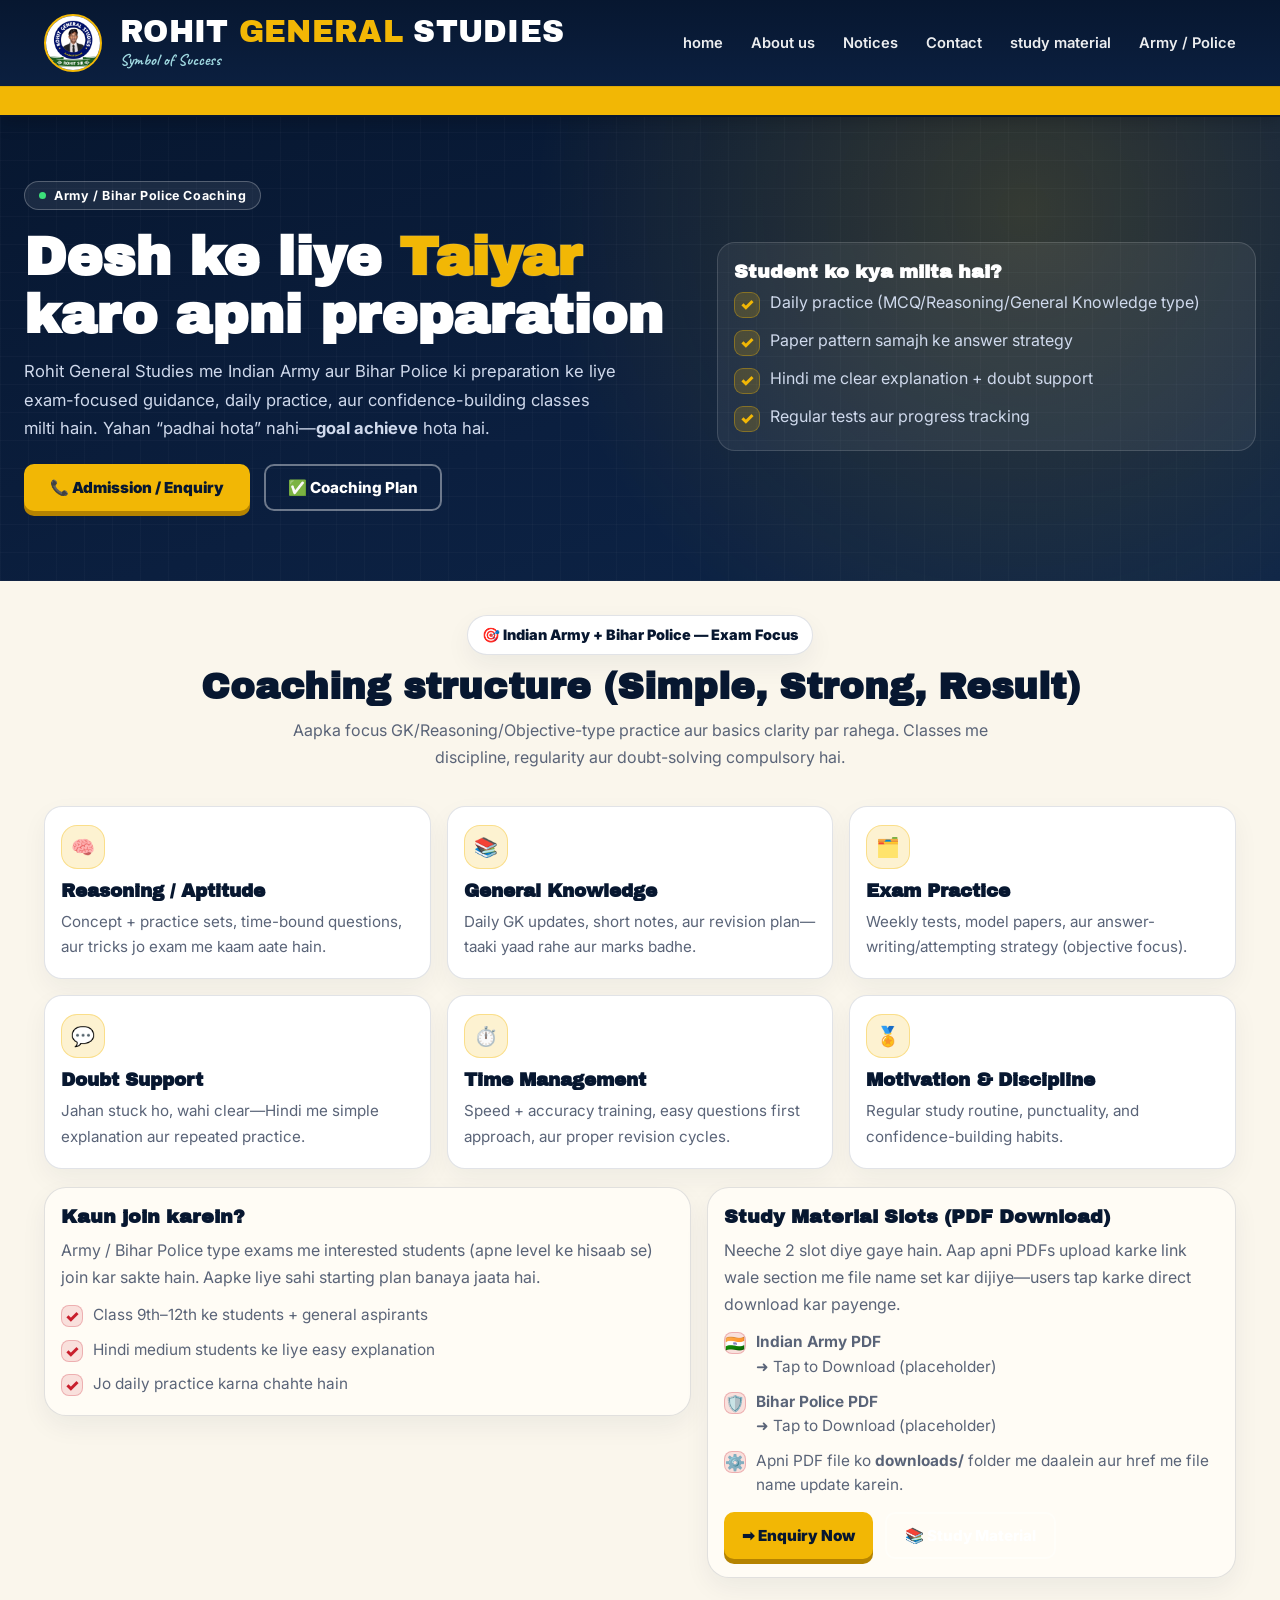
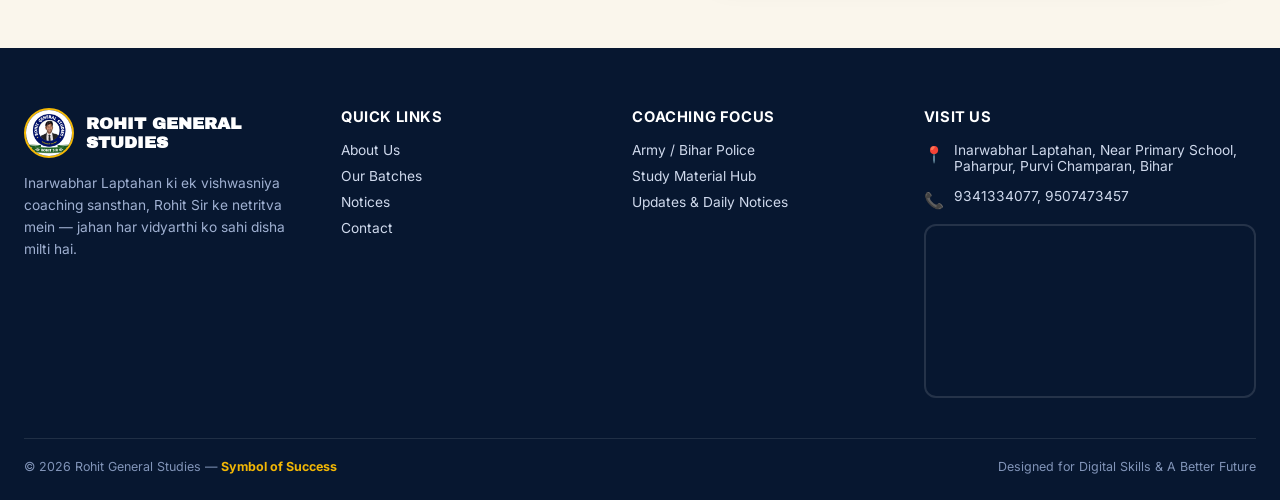
<file: army.html>
<!DOCTYPE html>
<html lang="hi">
<head>
  <meta charset="UTF-8" />
  <meta name="viewport" content="width=device-width, initial-scale=1.0" />
  <title>Army / Bihar Police Coaching — Rohit General Studies</title>
  <link rel="preconnect" href="https://fonts.googleapis.com">
  <link href="https://fonts.googleapis.com/css2?family=Archivo+Black&family=Inter:wght@400;500;600;700;800&family=Caveat:wght@600;700&display=swap" rel="stylesheet">
  <style>
    :root{
      --navy:#0B1F3F;
      --navy-deep:#071730;
      --gold:#F2B705;
      --red:#C81E2C;
      --cream:#FAF6EC;
      --paper:#FFFCF5;
      --ink:#1B2433;
      --line:rgba(11,31,63,0.12);
    }

    *{margin:0;padding:0;box-sizing:border-box;}
    html{scroll-behavior:smooth;}
    body{
      font-family:'Inter',sans-serif;
      background:var(--cream);
      color:var(--ink);
      overflow-x:hidden;
    }
    img{max-width:100%;display:block;}
    a{text-decoration:none;color:inherit;}
    ul{list-style:none;}

    h1,h2,h3{font-family:'Archivo Black',sans-serif;}

    /* ===================== HEADER (same theme) ===================== */
    header{
      background:linear-gradient(180deg,var(--navy-deep),var(--navy) 70%);
      color:#fff;
      position:sticky;
      top:0;
      z-index:100;
      box-shadow:0 2px 18px rgba(0,0,0,.25);
    }
    .topbar{
      max-width:1240px;
      margin:0 auto;
      padding:14px 24px;
      display:flex;
      align-items:center;
      gap:18px;
    }
    .logo-wrap{
      width:58px;height:58px;border-radius:50%;
      flex-shrink:0;
      border:2px solid var(--gold);
      overflow:hidden;
      background:#fff;
    }
    .logo-wrap img{width:100%;height:100%;object-fit:cover;}
    .brand-name{
      font-family:'Archivo Black',sans-serif;
      font-size:clamp(1.25rem,3vw,1.9rem);
      line-height:1.05;
      letter-spacing:.01em;
    }
    .brand-name span{color:var(--gold);}
    .brand-sub{
      font-family:'Caveat',cursive;
      font-weight:700;
      color:#9fd8e0;
      font-size:1rem;
      margin-top:2px;
    }
    nav.desktop-nav{
      margin-left:auto;
      display:flex;
      gap:28px;
      font-weight:600;
      font-size:.92rem;
    }
    nav.desktop-nav a{
      position:relative;
      padding:4px 0;
      opacity:.92;
    }
    nav.desktop-nav a::after{
      content:"";
      position:absolute;left:0;bottom:-4px;
      width:0%;height:2px;background:var(--gold);
      transition:width .25s ease;
    }
    nav.desktop-nav a:hover::after{width:100%;}

    .tagline-strip{
      background:var(--gold);
      color:var(--navy-deep);
      overflow:hidden;
      white-space:nowrap;
      border-top:1px solid rgba(0,0,0,.08);
      border-bottom:2px solid var(--navy-deep);
    }
    .tagline-track{
      display:inline-block;
      padding-left:100%;
      animation:scrollLeftRight 44s linear infinite;
      font-weight:700;
      font-size:.85rem;
      letter-spacing:.03em;
      padding-top:6px;padding-bottom:6px;
    }
    .tagline-track span{margin:0 28px;}
    @keyframes scrollLeftRight{
      0%{transform:translateX(0);}
      100%{transform:translateX(-100%);}
    }

    .mobile-menu-btn{
      display:none;
      margin-left:auto;
      width:44px;
      height:44px;
      border:1px solid rgba(255,255,255,.35);
      background:rgba(255,255,255,.08);
      border-radius:12px;
      cursor:pointer;
      position:relative;
    }
    .mobile-menu-btn span{
      position:absolute;
      left:11px;right:11px;
      height:3px;
      background:var(--gold);
      border-radius:4px;
      transition:transform .2s ease, top .2s ease, opacity .2s ease;
    }
    .mobile-menu-btn span:nth-child(1){ top:14px; }
    .mobile-menu-btn span:nth-child(2){ top:20px; }
    .mobile-menu-btn span:nth-child(3){ top:26px; }

    .mobile-menu{
      display:none;
      position:absolute;
      top:82px;
      left:0;
      right:0;
      background:rgba(7,23,48,.98);
      border-top:1px solid rgba(255,255,255,.18);
      padding:12px 18px 18px;
      z-index:120;
      box-shadow:0 10px 30px rgba(0,0,0,.25);
    }
    .mobile-menu-link{
      display:block;
      padding:12px 10px;
      border-radius:12px;
      font-weight:800;
      color:#fff;
      border:1px solid transparent;
      text-transform:lowercase;
    }
    .mobile-menu-link:active{transform:scale(.99);}
    .mobile-menu-link:hover{border-color:rgba(242,183,5,.45);background:rgba(242,183,5,.12);}
    .mobile-menu.open{display:block;}

    @media(max-width:600px){
      nav.desktop-nav{display:none;}
      .mobile-menu-btn{display:block;}
    }

    /* ===================== HERO ===================== */
    .hero{
      background:
        radial-gradient(circle at 80% 20%, rgba(242,183,5,.18), transparent 45%),
        linear-gradient(160deg,var(--navy-deep) 0%, var(--navy) 55%, #0d2548 100%);
      color:#fff;
      padding:64px 24px 70px;
      position:relative;
      overflow:hidden;
    }
    .hero::before{
      content:"";
      position:absolute;
      inset:0;
      background-image:
        repeating-linear-gradient(0deg,rgba(255,255,255,.025) 0 1px, transparent 1px 28px),
        repeating-linear-gradient(90deg,rgba(255,255,255,.025) 0 1px, transparent 1px 28px);
      pointer-events:none;
    }
    .hero-inner{
      max-width:1240px;
      margin:0 auto;
      display:grid;
      grid-template-columns:1.1fr 0.9fr;
      gap:34px;
      align-items:center;
      position:relative;
    }
    .hero-badge{
      display:inline-flex;
      align-items:center;
      gap:8px;
      background:rgba(255,255,255,.08);
      border:1px solid rgba(255,255,255,.25);
      padding:6px 14px;
      border-radius:30px;
      font-size:.78rem;
      font-weight:700;
      letter-spacing:.05em;
      margin-bottom:18px;
    }
    .dot{width:7px;height:7px;border-radius:50%;background:#3CE07A;animation:pulse 1.6s infinite;}
    @keyframes pulse{0%,100%{opacity:1;}50%{opacity:.3;}}

    .hero h1{
      font-size:clamp(2.1rem,5vw,3.4rem);
      line-height:1.06;
      margin-bottom:14px;
    }
    .hero h1 em{font-style:normal;color:var(--gold);-webkit-text-stroke:1px rgba(255,255,255,.15);} 
    .hero p.lead{font-size:1.04rem;color:#cfd9ec;max-width:600px;line-height:1.7;margin-bottom:22px;}
    .hero-ctas{display:flex;gap:14px;flex-wrap:wrap;}
    .btn-primary{
      background:var(--gold);
      color:var(--navy-deep);
      font-weight:900;
      padding:14px 26px;
      border-radius:10px;
      box-shadow:0 5px 0 #b58300;
      font-size:.95rem;
      display:inline-flex;
      align-items:center;
      gap:10px;
      border:0;
    }
    .btn-ghost{
      background:transparent;
      border:2px solid rgba(255,255,255,.4);
      color:#fff;
      font-weight:800;
      padding:12px 22px;
      border-radius:10px;
      font-size:.95rem;
      display:inline-flex;
      align-items:center;
      gap:10px;
    }

    .hero-right{
      background:rgba(255,255,255,.06);
      border:1px solid rgba(255,255,255,.14);
      border-radius:18px;
      padding:18px 16px;
    }
    .hero-right h3{font-size:1.2rem;margin-bottom:8px;}
    .hero-right ul{display:flex;flex-direction:column;gap:10px;}
    .hero-right li{display:flex;gap:10px;align-items:flex-start;color:#cfd9ec;line-height:1.6;}
    .check{
      width:26px;height:26px;border-radius:9px;
      background:rgba(242,183,5,.18);
      border:1px solid rgba(242,183,5,.35);
      color:var(--gold);
      display:flex;align-items:center;justify-content:center;
      font-weight:900;
      flex-shrink:0;
      margin-top:2px;
    }

    @media(max-width:980px){
      .hero-inner{grid-template-columns:1fr;}
      .hero-right{order:2;}
    }

    /* ===================== CONTENT ===================== */
    .section{max-width:1240px;margin:0 auto;padding:34px 24px 70px;}
    .section-head{text-align:center;margin-bottom:34px;}
    .kicker{
      display:inline-flex;
      align-items:center;
      gap:10px;
      padding:10px 14px;
      border-radius:999px;
      background:#fff;
      border:1px solid var(--line);
      box-shadow:0 10px 26px rgba(11,31,63,.06);
      font-weight:900;
      color:var(--navy-deep);
      font-size:.9rem;
    }
    .section-head h2{font-size:clamp(1.6rem,3.4vw,2.3rem);color:var(--navy-deep);margin-top:12px;}
    .section-head p{color:#5a6478;max-width:700px;margin:10px auto 0;line-height:1.7;}

    .cards{display:grid;grid-template-columns:repeat(12,1fr);gap:16px;}
    .card{
      grid-column:span 4;
      background:#fff;
      border:1px solid var(--line);
      border-radius:18px;
      padding:18px 16px;
      box-shadow:0 10px 26px rgba(11,31,63,.05);
      min-height:170px;
    }
    .card h3{color:var(--navy-deep);font-size:1.15rem;margin-bottom:8px;}
    .card p{color:#5a6478;line-height:1.7;font-size:.95rem;}
    .ico{
      width:44px;height:44px;border-radius:16px;
      background:rgba(242,183,5,.18);
      border:1px solid rgba(242,183,5,.35);
      display:flex;align-items:center;justify-content:center;
      font-size:1.2rem;
      margin-bottom:12px;
    }

    @media(max-width:980px){
      .card{grid-column:span 6;}
    }
    @media(max-width:600px){
      .card{grid-column:span 12;}
    }

    .split{
      margin-top:18px;
      display:grid;
      grid-template-columns:1.1fr .9fr;
      gap:16px;
      align-items:start;
    }
    .panel{
      background:var(--paper);
      border:1px solid var(--line);
      border-radius:22px;
      box-shadow:0 10px 26px rgba(11,31,63,.06);
      padding:18px 16px;
    }
    .panel h3{color:var(--navy-deep);font-size:1.2rem;margin-bottom:10px;}
    .panel p{color:#5a6478;line-height:1.7;margin-bottom:12px;}
    .bullets{display:flex;flex-direction:column;gap:10px;margin-top:8px;}
    .bullet{display:flex;gap:10px;align-items:flex-start;}
    .b-dot{width:22px;height:22px;border-radius:8px;background:rgba(200,30,44,.12);border:1px solid rgba(200,30,44,.25);color:var(--red);display:flex;align-items:center;justify-content:center;font-weight:900;flex-shrink:0;margin-top:2px;}
    .bullet span{color:#5a6478;line-height:1.6;font-size:.96rem;}

    @media(max-width:980px){
      .split{grid-template-columns:1fr;}
    }

    /* Footer */
    footer{
      background:var(--navy-deep);
      color:#cfd9ec;
      padding:60px 24px 0;
    }
    .footer-grid{
      max-width:1240px;margin:0 auto;
      display:grid;
      grid-template-columns:1.1fr 1fr 1fr 1.3fr;
      gap:36px;
      padding-bottom:40px;
      border-bottom:1px solid rgba(255,255,255,.1);
    }
    .footer-brand{display:flex;align-items:center;gap:12px;margin-bottom:14px;}
    .footer-brand img{width:50px;height:50px;border-radius:50%;border:2px solid var(--gold);}
    .footer-brand b{font-family:'Archivo Black';font-size:1.05rem;color:#fff;}
    footer p.about{font-size:.86rem;line-height:1.6;color:#9fb0d1;}
    footer h4{color:#fff;font-size:.92rem;letter-spacing:.04em;text-transform:uppercase;margin-bottom:16px;}
    footer ul li{margin-bottom:10px;font-size:.86rem;}
    footer ul li a:hover{color:var(--gold);}
    .contact-line{display:flex;gap:10px;margin-bottom:14px;font-size:.86rem;align-items:flex-start;}
    .contact-line .ic{color:var(--gold);font-size:1rem;margin-top:2px;}
    .map-box{border-radius:12px;overflow:hidden;border:2px solid rgba(255,255,255,.12);margin-top:8px;}
    .map-box iframe{width:100%;height:170px;border:0;display:block;filter:grayscale(.15) contrast(1.05);}
    .footer-bottom{max-width:1240px;margin:0 auto;padding:20px 0 26px;display:flex;justify-content:space-between;flex-wrap:wrap;gap:10px;font-size:.78rem;color:#8194b8;}
    .footer-bottom b{color:var(--gold);}

    @media(max-width:980px){
      .footer-grid{grid-template-columns:1fr 1fr;}
    }
    @media(max-width:600px){
      .footer-grid{grid-template-columns:1fr;}
    }
  </style>
</head>
<body>

<header>
  <div class="topbar">
    <div class="logo-wrap"><img src="lobo.png" alt="Rohit General Studies Logo"></div>
    <div>
      <div class="brand-name">ROHIT <span>GENERAL</span> STUDIES</div>
      <div class="brand-sub">Symbol of Success</div>
    </div>

    <nav class="desktop-nav">
      <a href="index.html">home</a>
      <a href="about-us.html">About us</a>
      
      <a href="noties.html">Notices</a>
      <a href="contact.html">Contact</a>
      <a href="studymaterial.html">study material</a>
      <a href="army.html">Army / Police</a>
    </nav>

    <button class="mobile-menu-btn" type="button" aria-label="Open menu" aria-expanded="false">
      <span></span><span></span><span></span>
    </button>
  </div>

  <div class="mobile-menu" id="mobileMenu" aria-hidden="true">
    <a href="index.html" class="mobile-menu-link">home</a>
    <a href="about-us.html" class="mobile-menu-link">About us< <a href="#" class="mobile-menu-link">army/bihar police</a>
    <a href="noties.html" class="mobile-menu-link">Notices</a>
    <a href="contact.html" class="mobile-menu-link">Contact</a>
    <a href="studymaterial.html" class="mobile-menu-link">study material</a>
    <a href="army.html" class="mobile-menu-link">Army / Police</a>
  </div>

  <div class="tagline-strip">
    <div class="tagline-track">
      <span>★ ROHIT GENERAL STUDIES — Paharpur, Purvi Champaran, Bihar</span>
      <span>★ Army & Bihar Police coaching — daily practice + guidance</span>
      <span>★ Admission Open 2026 — Seats Limited</span>
      <span>★ Call: 9341334077 / 9507473457</span>
    </div>
  </div>
</header>

<section class="hero">
  <div class="hero-inner">
    <div>
      <div class="hero-badge"><span class="dot"></span> Army / Bihar Police Coaching</div>
      <h1>Desh ke liye <em>Taiyar</em> karo apni preparation</h1>
      <p class="lead">
        Rohit General Studies me Indian Army aur Bihar Police ki preparation ke liye
        exam-focused guidance, daily practice, aur confidence-building classes milti hain.
        Yahan “padhai hota” nahi—<b>goal achieve</b> hota hai.
      </p>
      <div class="hero-ctas">
        <a class="btn-primary" href="contact.html">📞 Admission / Enquiry</a>
        <a class="btn-ghost" href="#plan">✅ Coaching Plan</a>
      </div>
    </div>

    <div class="hero-right">
      <h3>Student ko kya milta hai?</h3>
      <ul>
        <li><span class="check">✓</span><span>Daily practice (MCQ/Reasoning/General Knowledge type)</span></li>
        <li><span class="check">✓</span><span>Paper pattern samajh ke answer strategy</span></li>
        <li><span class="check">✓</span><span>Hindi me clear explanation + doubt support</span></li>
        <li><span class="check">✓</span><span>Regular tests aur progress tracking</span></li>
      </ul>
    </div>
  </div>
</section>

<main class="section" id="plan">
  <div class="section-head">
    <div class="kicker">🎯 Indian Army + Bihar Police — Exam Focus</div>
    <h2>Coaching structure (Simple, Strong, Result)</h2>
    <p>
      Aapka focus GK/Reasoning/Objective-type practice aur basics clarity par rahega.
      Classes me discipline, regularity aur doubt-solving compulsory hai.
    </p>
  </div>

  <div class="cards">
    <div class="card">
      <div class="ico">🧠</div>
      <h3>Reasoning / Aptitude</h3>
      <p>Concept + practice sets, time-bound questions, aur tricks jo exam me kaam aate hain.</p>
    </div>
    <div class="card">
      <div class="ico">📚</div>
      <h3>General Knowledge</h3>
      <p>Daily GK updates, short notes, aur revision plan—taaki yaad rahe aur marks badhe.</p>
    </div>
    <div class="card">
      <div class="ico">🗂️</div>
      <h3>Exam Practice</h3>
      <p>Weekly tests, model papers, aur answer-writing/attempting strategy (objective focus).</p>
    </div>
    <div class="card">
      <div class="ico">💬</div>
      <h3>Doubt Support</h3>
      <p>Jahan stuck ho, wahi clear—Hindi me simple explanation aur repeated practice.</p>
    </div>
    <div class="card">
      <div class="ico">⏱️</div>
      <h3>Time Management</h3>
      <p>Speed + accuracy training, easy questions first approach, aur proper revision cycles.</p>
    </div>
    <div class="card">
      <div class="ico">🏅</div>
      <h3>Motivation & Discipline</h3>
      <p>Regular study routine, punctuality, and confidence-building habits.</p>
    </div>
  </div>

  <div class="split">
    <div class="panel">
      <h3>Kaun join karein?</h3>
      <p>
        Army / Bihar Police type exams me interested students (apne level ke hisaab se)
        join kar sakte hain. Aapke liye sahi starting plan banaya jaata hai.
      </p>
      <div class="bullets">
        <div class="bullet"><div class="b-dot">✓</div><span>Class 9th–12th ke students + general aspirants</span></div>
        <div class="bullet"><div class="b-dot">✓</div><span>Hindi medium students ke liye easy explanation</span></div>
        <div class="bullet"><div class="b-dot">✓</div><span>Jo daily practice karna chahte hain</span></div>
      </div>
    </div>

    <div class="panel">
      <h3>Study Material Slots (PDF Download)</h3>
      <p>
        Neeche 2 slot diye gaye hain. Aap apni PDFs upload karke link wale section me
        file name set kar dijiye—users tap karke direct download kar payenge.
      </p>

      <div class="bullets" style="margin-top:12px;">
        <div class="bullet">
          <div class="b-dot">🇮🇳</div>
          <span>
            <b>Indian Army PDF</b><br/>
            <a class="dl-link" href="downloads/indian-army.pdf" download>
              ➜ Tap to Download (placeholder)
            </a>
          </span>
        </div>

        <div class="bullet">
          <div class="b-dot">🛡️</div>
          <span>
            <b>Bihar Police PDF</b><br/>
            <a class="dl-link" href="downloads/bihar-police.pdf" download>
              ➜ Tap to Download (placeholder)
            </a>
          </span>
        </div>

        <div class="bullet">
          <div class="b-dot">⚙️</div>
          <span>
            Apni PDF file ko <b>downloads/</b> folder me daalein aur href me file name update karein.
          </span>
        </div>
      </div>

      <div style="margin-top:14px;display:flex;gap:12px;flex-wrap:wrap;">
        <a class="btn-primary" style="padding:12px 18px;" href="contact.html">➡ Enquiry Now</a>
        <a class="btn-ghost" style="padding:12px 18px;" href="studymaterial.html">📚 Study Material</a>
      </div>
    </div>
  </div>
</main>

<footer id="contact">
  <div class="footer-grid">
    <div>
      <div class="footer-brand">
        <img src="lobo.png" alt="logo">
        <b>ROHIT GENERAL STUDIES</b>
      </div>
      <p class="about">Inarwabhar Laptahan ki ek vishwasniya coaching sansthan, Rohit Sir ke netritva mein — jahan har vidyarthi ko sahi disha milti hai.</p>
    </div>

    <div>
      <h4>Quick Links</h4>
      <ul>
        <li><a href="about-us.html">About Us</a></li>
        <li><a href="index.html#templates">Our Batches</a></li>
        <li><a href="noties.html">Notices</a></li>
        <li><a href="contact.html">Contact</a></li>
      </ul>
    </div>

    <div>
      <h4>Coaching Focus</h4>
      <ul>
        <li><a href="army.html">Army / Bihar Police</a></li>
        <li><a href="studymaterial.html">Study Material Hub</a></li>
        <li><a href="noties.html">Updates &amp; Daily Notices</a></li>
      </ul>
    </div>

    <div>
      <h4>Visit Us</h4>
      <div class="contact-line"><span class="ic">📍</span><span>Inarwabhar Laptahan, Near Primary School, Paharpur, Purvi Champaran, Bihar</span></div>
      <div class="contact-line"><span class="ic">📞</span><span>9341334077, 9507473457</span></div>
      <div class="map-box">
        <iframe
          src="https://www.google.com/maps?q=Paharpur,Purvi+Champaran,Bihar&output=embed"
          loading="lazy"
          referrerpolicy="no-referrer-when-downgrade">
        </iframe>
      </div>
    </div>
  </div>

  <div class="footer-bottom">
    <span>© 2026 Rohit General Studies — <b>Symbol of Success</b></span>
    <span>Designed for Digital Skills &amp; A Better Future</span>
  </div>
</footer>

<script>
  const mobileBtn = document.querySelector('.mobile-menu-btn');
  const mobileMenu = document.getElementById('mobileMenu');

  if (mobileBtn && mobileMenu) {
    mobileBtn.addEventListener('click', () => {
      const isOpen = mobileMenu.classList.toggle('open');
      mobileBtn.setAttribute('aria-expanded', String(isOpen));
      mobileMenu.setAttribute('aria-hidden', String(!isOpen));
    });

    mobileMenu.querySelectorAll('.mobile-menu-link').forEach(a => {
      a.addEventListener('click', () => {
        mobileMenu.classList.remove('open');
        mobileBtn.setAttribute('aria-expanded', 'false');
        mobileMenu.setAttribute('aria-hidden', 'true');
      });
    });

    document.addEventListener('click', (e) => {
      if (!mobileMenu.contains(e.target) && e.target !== mobileBtn) {
        mobileMenu.classList.remove('open');
        mobileBtn.setAttribute('aria-expanded', 'false');
        mobileMenu.setAttribute('aria-hidden', 'true');
      }
    });
  }
</script>

</body>
</html>
</file>
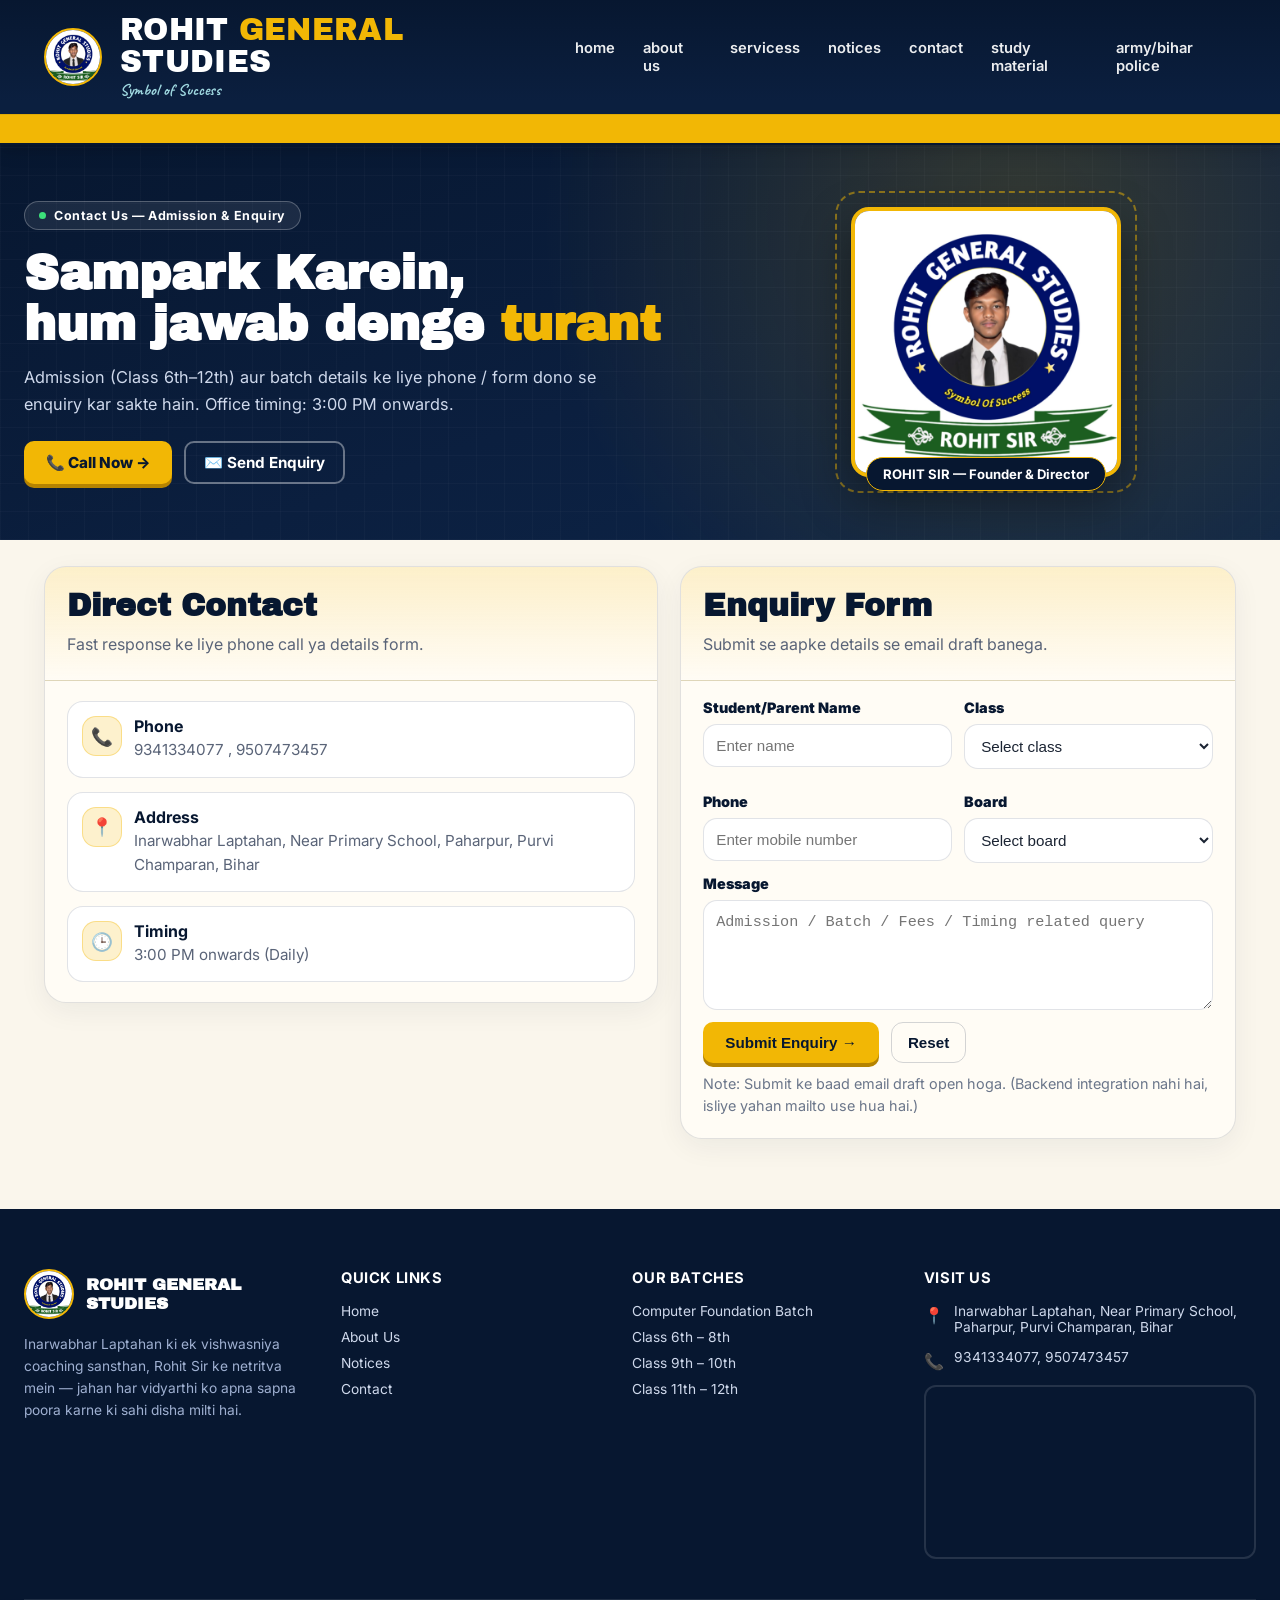
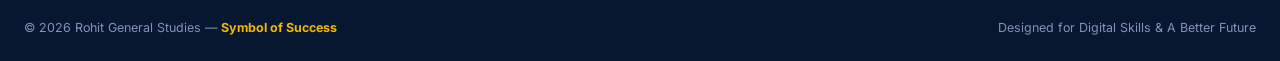
<file: contact.html>
<!DOCTYPE html>
<html lang="hi">
<head>
  <title>Contact — ROHIT GENERAL STUDIES</title>
  <meta charset="UTF-8" />
  <meta name="viewport" content="width=device-width, initial-scale=1.0" />
  <link rel="preconnect" href="https://fonts.googleapis.com">
  <link href="https://fonts.googleapis.com/css2?family=Archivo+Black&family=Inter:wght@400;500;600;700;800&family=Caveat:wght@600;700&display=swap" rel="stylesheet">
  <style>
    :root{
      --navy:#0B1F3F;
      --navy-deep:#071730;
      --gold:#F2B705;
      --red:#C81E2C;
      --cream:#FAF6EC;
      --paper:#FFFCF5;
      --ink:#1B2433;
      --line:rgba(11,31,63,0.12);
    }

    *{margin:0;padding:0;box-sizing:border-box;}
    html{scroll-behavior:smooth;}
    body{
      font-family:'Inter',sans-serif;
      background:var(--cream);
      color:var(--ink);
      overflow-x:hidden;
    }
    img{max-width:100%;display:block;}
    a{text-decoration:none;color:inherit;}
    ul{list-style:none;}

    h1,h2,h3{font-family:'Archivo Black',sans-serif;}

    /* Header */
    header{
      background:linear-gradient(180deg,var(--navy-deep),var(--navy) 70%);
      color:#fff;
      position:sticky;
      top:0;
      z-index:100;
      box-shadow:0 2px 18px rgba(0,0,0,.25);
    }
    .topbar{
      max-width:1240px;
      margin:0 auto;
      padding:14px 24px;
      display:flex;
      align-items:center;
      gap:18px;
    }
    .logo-wrap{
      width:58px;height:58px;border-radius:50%;
      flex-shrink:0;
      border:2px solid var(--gold);
      overflow:hidden;
      background:#fff;
    }
    .logo-wrap img{width:100%;height:100%;object-fit:cover;}
    .brand-name{
      font-family:'Archivo Black',sans-serif;
      font-size:clamp(1.25rem,3vw,1.9rem);
      line-height:1.05;
      letter-spacing:.01em;
    }
    .brand-name span{color:var(--gold);}
    .brand-sub{
      font-family:'Caveat',cursive;
      font-weight:700;
      color:#9fd8e0;
      font-size:1rem;
      margin-top:2px;
    }
    nav.desktop-nav{
      margin-left:auto;
      display:flex;
      gap:28px;
      font-weight:600;
      font-size:.92rem;
    }
    nav.desktop-nav a{
      position:relative;
      padding:4px 0;
      opacity:.92;
      text-transform:lowercase;
    }
    nav.desktop-nav a::after{
      content:"";
      position:absolute;left:0;bottom:-4px;
      width:0%;height:2px;background:var(--gold);
      transition:width .25s ease;
    }
    nav.desktop-nav a:hover::after{width:100%;}

    .tagline-strip{
      background:var(--gold);
      color:var(--navy-deep);
      overflow:hidden;
      white-space:nowrap;
      border-top:1px solid rgba(0,0,0,.08);
      border-bottom:2px solid var(--navy-deep);
    }
    .tagline-track{
      display:inline-block;
      padding-left:100%;
      animation:scrollLeftRight 44s linear infinite;
      font-weight:700;
      font-size:.85rem;
      letter-spacing:.03em;
      padding-top:6px;padding-bottom:6px;
    }
    .tagline-track span{margin:0 28px;}
    @keyframes scrollLeftRight{
      0%{transform:translateX(0);}
      100%{transform:translateX(-100%);}
    }

    .mobile-menu-btn{
      display:none;
      margin-left:auto;
      width:44px;
      height:44px;
      border:1px solid rgba(255,255,255,.35);
      background:rgba(255,255,255,.08);
      border-radius:12px;
      cursor:pointer;
      position:relative;
    }
    .mobile-menu-btn span{
      position:absolute;
      left:11px;
      right:11px;
      height:3px;
      background:var(--gold);
      border-radius:4px;
      transition:transform .2s ease, top .2s ease, opacity .2s ease;
    }
    .mobile-menu-btn span:nth-child(1){ top:14px; }
    .mobile-menu-btn span:nth-child(2){ top:20px; }
    .mobile-menu-btn span:nth-child(3){ top:26px; }

    .mobile-menu{
      display:none;
      position:absolute;
      top:82px;
      left:0;
      right:0;
      background:rgba(7,23,48,.98);
      border-top:1px solid rgba(255,255,255,.18);
      padding:12px 18px 18px;
      z-index:120;
      box-shadow:0 10px 30px rgba(0,0,0,.25);
    }
    .mobile-menu-link{
      display:block;
      padding:12px 10px;
      border-radius:12px;
      font-weight:800;
      color:#fff;
      border:1px solid transparent;
      text-transform:lowercase;
    }
    .mobile-menu-link:active{transform:scale(.99);}
    .mobile-menu-link:hover{border-color:rgba(242,183,5,.45);background:rgba(242,183,5,.12);}
    .mobile-menu.open{display:block;}

    @media(max-width:600px){
      nav.desktop-nav{display:none;}
      .mobile-menu-btn{display:block;}
    }

    /* Hero */
    .hero{
      background:
        radial-gradient(circle at 80% 20%, rgba(242,183,5,.18), transparent 45%),
        linear-gradient(160deg,var(--navy-deep) 0%, var(--navy) 55%, #0d2548 100%);
      color:#fff;
      padding:56px 24px 56px;
      position:relative;
      overflow:hidden;
    }
    .hero::before{
      content:"";
      position:absolute;
      inset:0;
      background-image:
        repeating-linear-gradient(0deg,rgba(255,255,255,.025) 0 1px, transparent 1px 28px),
        repeating-linear-gradient(90deg,rgba(255,255,255,.025) 0 1px, transparent 1px 28px);
      pointer-events:none;
    }
    .hero-inner{
      max-width:1240px;
      margin:0 auto;
      display:grid;
      grid-template-columns:1.1fr 0.9fr;
      gap:34px;
      align-items:center;
      position:relative;
    }
    .hero-badge{
      display:inline-flex;
      align-items:center;
      gap:8px;
      background:rgba(255,255,255,.08);
      border:1px solid rgba(255,255,255,.25);
      padding:6px 14px;
      border-radius:30px;
      font-size:.78rem;
      font-weight:700;
      letter-spacing:.05em;
      margin-bottom:18px;
    }
    .hero-badge .dot{width:7px;height:7px;border-radius:50%;background:#3CE07A;animation:pulse 1.6s infinite;}
    @keyframes pulse{0%,100%{opacity:1;}50%{opacity:.3;}}

    .hero h1{font-size:clamp(2.1rem,4.2vw,3rem);line-height:1.06;margin-bottom:14px;}
    .hero p.lead{font-size:1.02rem;color:#cfd9ec;max-width:580px;line-height:1.7;margin-bottom:22px;}

    .hero-ctas{display:flex;gap:12px;flex-wrap:wrap;}
    .btn-primary{
      background:var(--gold);
      color:var(--navy-deep);
      font-weight:800;
      padding:12px 22px;
      border-radius:10px;
      box-shadow:0 4px 0 #b58300;
      font-size:.95rem;
      border:0;
      cursor:pointer;
      display:inline-flex;
      align-items:center;
      justify-content:center;
      gap:8px;
    }
    .btn-ghost{
      background:transparent;
      border:2px solid rgba(255,255,255,.38);
      color:#fff;
      font-weight:700;
      padding:10px 18px;
      border-radius:10px;
      font-size:.95rem;
      cursor:pointer;
      display:inline-flex;
      align-items:center;
      justify-content:center;
      gap:8px;
    }

    .hero-photo{position:relative;justify-self:center;}
    .hero-photo img{
      width:270px;
      border-radius:18px;
      border:4px solid var(--gold);
      box-shadow:0 20px 50px rgba(0,0,0,.45);
      position:relative;
    }
    .hero-photo .ring{
      position:absolute;
      inset:-16px;
      border:2px dashed rgba(242,183,5,.5);
      border-radius:24px;
      animation:spin 30s linear infinite;
    }
    @keyframes spin{to{transform:rotate(360deg);}}
    .hero-photo .tag{
      position:absolute;
      bottom:-14px;left:50%;
      transform:translateX(-50%);
      background:var(--navy-deep);
      border:1px solid var(--gold);
      padding:8px 16px;
      border-radius:30px;
      font-size:.82rem;
      font-weight:700;
      white-space:nowrap;
    }

    @media(max-width:980px){
      .hero-inner{grid-template-columns:1fr;}
      .hero-photo{order:-1;}
    }

    /* Content */
    .content{
      max-width:1240px;
      margin:0 auto;
      padding:26px 24px 70px;
    }

    .grid-2{display:grid;grid-template-columns:1.05fr 0.95fr;gap:22px;align-items:start;}

    .card{
      background:var(--paper);
      border:1px solid var(--line);
      border-radius:22px;
      box-shadow:0 8px 28px rgba(11,31,63,.06);
      overflow:hidden;
    }
    .card-head{padding:22px 22px;border-bottom:1px solid var(--line);background:linear-gradient(180deg,rgba(242,183,5,.18),transparent);}
    .card-head h2{color:var(--navy-deep);font-size:clamp(1.4rem,2.8vw,1.95rem);}
    .card-head p{color:#5a6478;line-height:1.7;margin-top:8px;}

    .info-grid{padding:20px 22px;display:grid;grid-template-columns:1fr;gap:14px;}
    .info-item{
      display:flex;gap:12px;align-items:flex-start;
      padding:14px 14px;border:1px solid var(--line);
      border-radius:16px;background:#fff;
    }
    .info-ic{
      width:40px;height:40px;border-radius:14px;
      background:rgba(242,183,5,.2);
      border:1px solid rgba(242,183,5,.35);
      display:flex;align-items:center;justify-content:center;
      font-size:1.1rem;
      flex-shrink:0;
      color:var(--navy-deep);
    }
    .info-item b{display:block;color:var(--navy-deep);font-size:1rem;margin-bottom:2px;}
    .info-item span{color:#5a6478;line-height:1.6;font-size:.95rem;}

    .form-wrap{padding:18px 22px 22px;}
    .form-grid{display:grid;grid-template-columns:1fr 1fr;gap:12px;}
    .field{display:flex;flex-direction:column;gap:8px;margin-bottom:12px;}
    .field label{font-weight:900;color:var(--navy-deep);font-size:.9rem;}
    .field input,.field select,.field textarea{
      width:100%;padding:12px 12px;
      border:1px solid var(--line);
      border-radius:14px;background:#fff;color:var(--ink);
      outline:none;font-size:.95rem;
    }
    .field textarea{min-height:110px;resize:vertical;}

    .form-actions{display:flex;gap:12px;flex-wrap:wrap;margin-top:6px;}
    .btn-secondary{
      background:transparent;
      border:1.8px solid rgba(11,31,63,.18);
      color:var(--navy-deep);
      font-weight:900;
      border-radius:12px;
      padding:11px 16px;
      cursor:pointer;
      font-size:.95rem;
    }

    .map-wrap{padding:14px 14px 16px;}
    .map-box{border-radius:18px;overflow:hidden;border:1px solid var(--line);}
    .map-box iframe{width:100%;height:260px;border:0;display:block;}

    @media(max-width:980px){
      .grid-2{grid-template-columns:1fr;}
      .footer-grid{grid-template-columns:1fr 1fr;}
    }
    @media(max-width:700px){
      .form-grid{grid-template-columns:1fr;}
    }
    @media(max-width:600px){
      .footer-grid{grid-template-columns:1fr;}
      .content{padding-left:16px;padding-right:16px;}
    }

    /* Footer */
    footer{
      background:var(--navy-deep);
      color:#cfd9ec;
      padding:60px 24px 0;
    }
    .footer-grid{
      max-width:1240px;margin:0 auto;
      display:grid;
      grid-template-columns:1.1fr 1fr 1fr 1.3fr;
      gap:36px;
      padding-bottom:40px;
      border-bottom:1px solid rgba(255,255,255,.1);
    }
    .footer-brand{display:flex;align-items:center;gap:12px;margin-bottom:14px;}
    .footer-brand img{width:50px;height:50px;border-radius:50%;border:2px solid var(--gold);}
    .footer-brand b{font-family:'Archivo Black';font-size:1.05rem;color:#fff;}
    footer p.about{font-size:.86rem;line-height:1.6;color:#9fb0d1;}
    footer h4{color:#fff;font-size:.92rem;letter-spacing:.04em;text-transform:uppercase;margin-bottom:16px;}
    footer ul li{margin-bottom:10px;font-size:.86rem;}
    footer ul li a:hover{color:var(--gold);}
    .contact-line{display:flex;gap:10px;margin-bottom:14px;font-size:.86rem;align-items:flex-start;}
    .contact-line .ic{color:var(--gold);font-size:1rem;margin-top:2px;}
    .map-box-footer{border-radius:12px;overflow:hidden;border:2px solid rgba(255,255,255,.12);margin-top:8px;}
    .map-box-footer iframe{width:100%;height:170px;border:0;display:block;filter:grayscale(.15) contrast(1.05);}

    .footer-bottom{
      max-width:1240px;margin:0 auto;
      padding:20px 0 26px;
      display:flex;justify-content:space-between;flex-wrap:wrap;gap:10px;
      font-size:.78rem;color:#8194b8;
    }
    .footer-bottom b{color:var(--gold);}
  </style>
</head>
<body>

<header>
  <div class="topbar">
    <div class="logo-wrap"><img src="lobo.png" alt="Rohit General Studies Logo"></div>
    <div>
      <div class="brand-name">ROHIT <span>GENERAL</span> STUDIES</div>
      <div class="brand-sub">Symbol of Success</div>
    </div>

    <nav class="desktop-nav">
      <a href="index.html">home</a>
      <a href="about-us.html">About us</a>
      <a href="#templates">servicess</a>
      <a href="noties.html">Notices</a>
        <a href="contact.html">Contact</a>
      <a href="studymaterial.html">study material</a>
      <a href="army.html">army/bihar police</a>
    </nav>

    <button class="mobile-menu-btn" type="button" aria-label="Open menu" aria-expanded="false">
      <span></span><span></span><span></span>
    </button>
  </div>

  <div class="mobile-menu" id="mobileMenu" aria-hidden="true">
    <a href="index.html" class="mobile-menu-link">home</a>
    <a href="about-us.html" class="mobile-menu-link">About us</a>
    <a href="#templates" class="mobile-menu-link">servicess</a>
    <a href="noties.html" class="mobile-menu-link">Notices</a>
    <a href="contact.html" class="mobile-menu-link">Contact</a>
    <a href="studymaterial.html" class="mobile-menu-link">study material</a>
   <a href="army.html" class="mobile-menu-link">army/bihar police</a>
  </div>

  <div class="tagline-strip">
    <div class="tagline-track">
      <span>★ ROHIT GENERAL STUDIES — Inarwabhar Laptahan, Near Primary School, Paharpur, Purvi Champaran, Bihar</span>
      <span>★ Class 6th to 12th ke liye sabhi vishayon ki guidance, Computer Foundation Batch ke saath</span>
      <span>★ Practical & Theory Classes • Individual Attention • Affordable Fees • Certificate Provided</span>
      <span>★ Admission Open 2026 — Seats Limited, Aaj hi Sampark Karein: 9341334077 / 9507473457</span>
    </div>
  </div>
</header>

<section class="hero" id="contact">
  <div class="hero-inner">
    <div>
      <div class="hero-badge"><span class="dot"></span> Contact Us — Admission & Enquiry</div>
      <h1>Sampark Karein,<br>hum jawab denge <span style="color:var(--gold);">turant</span></h1>
      <p class="lead">Admission (Class 6th–12th) aur batch details ke liye phone / form dono se enquiry kar sakte hain. Office timing: 3:00 PM onwards.</p>
      <div class="hero-ctas">
        <a class="btn-primary" href="tel:9341334077">📞 Call Now →</a>
        <a class="btn-ghost" href="#enquiryForm">✉️ Send Enquiry</a>
      </div>
    </div>

    <div class="hero-photo">
      <div class="ring"></div>
      <img src="lobo.png" alt="Rohit General Studies" />
      <div class="tag">ROHIT SIR — Founder & Director</div>
    </div>
  </div>
</section>

<main class="content">
  <div class="grid-2">
    <section class="card" aria-labelledby="contactInfoTitle">
      <div class="card-head">
        <h2 id="contactInfoTitle">Direct Contact</h2>
        <p>Fast response ke liye phone call ya details form.</p>
      </div>

      <div class="info-grid">
        <div class="info-item">
          <div class="info-ic">📞</div>
          <div>
            <b>Phone</b>
            <span><a href="tel:9341334077">9341334077</a> , <a href="tel:9507473457">9507473457</a></span>
          </div>
        </div>

        <div class="info-item">
          <div class="info-ic">📍</div>
          <div>
            <b>Address</b>
            <span>Inarwabhar Laptahan, Near Primary School, Paharpur, Purvi Champaran, Bihar</span>
          </div>
        </div>

        <div class="info-item">
          <div class="info-ic">🕒</div>
          <div>
            <b>Timing</b>
            <span>3:00 PM onwards (Daily)</span>
          </div>
        </div>
      </div>
    </section>

    <section class="card" id="enquiryForm" aria-labelledby="formTitle">
      <div class="card-head">
        <h2 id="formTitle">Enquiry Form</h2>
        <p>Submit se aapke details se email draft banega.</p>
      </div>

      <div class="form-wrap">
        <form id="contactForm" onsubmit="return handleSubmit(event)" action="#">
          <div class="form-grid">
            <div class="field">
              <label for="name">Student/Parent Name</label>
              <input id="name" name="name" type="text" placeholder="Enter name" required />
            </div>

            <div class="field">
              <label for="className">Class</label>
              <select id="className" name="className" required>
                <option value="">Select class</option>
                <option>6th</option><option>7th</option><option>8th</option>
                <option>9th</option><option>10th</option><option>11th</option><option>12th</option>
              </select>
            </div>

            <div class="field">
              <label for="phone">Phone</label>
              <input id="phone" name="phone" type="tel" inputmode="numeric" placeholder="Enter mobile number" required />
            </div>

            <div class="field">
              <label for="board">Board</label>
              <select id="board" name="board" required>
                <option value="">Select board</option>
                <option>Bihar Board</option>
                <option>CBSE</option>
              </select>
            </div>
          </div>

          <div class="field">
            <label for="message">Message</label>
            <textarea id="message" name="message" placeholder="Admission / Batch / Fees / Timing related query" required></textarea>
          </div>

          <div class="form-actions">
            <button class="btn-primary" type="submit">Submit Enquiry →</button>
            <button class="btn-secondary" type="reset">Reset</button>
          </div>

          <p style="margin-top:10px;color:#6b768a;font-size:.9rem;line-height:1.5;">
            Note: Submit ke baad email draft open hoga. (Backend integration nahi hai, isliye yahan mailto use hua hai.)
          </p>
        </form>
      </div>
    </section>
  </div>

  
</main>

<footer>
  <div class="footer-grid">
    <div>
      <div class="footer-brand">
        <img src="lobo.png" alt="logo">
        <b>ROHIT GENERAL STUDIES</b>
      </div>
      <p class="about">Inarwabhar Laptahan ki ek vishwasniya coaching sansthan, Rohit Sir ke netritva mein — jahan har vidyarthi ko apna sapna poora karne ki sahi disha milti hai.</p>
    </div>

    <div>
      <h4>Quick Links</h4>
      <ul>
        <li><a href="index.html">Home</a></li>
        <li><a href="about-us.html">About Us</a></li>
        <li><a href="noties.html">Notices</a></li>
        <li><a href="contact.html">Contact</a></li>
      </ul>
    </div>

    <div>
      <h4>Our Batches</h4>
      <ul>
        <li><a href="index.html#templates">Computer Foundation Batch</a></li>
        <li><a href="index.html#templates">Class 6th – 8th</a></li>
        <li><a href="index.html#templates">Class 9th – 10th</a></li>
        <li><a href="index.html#templates">Class 11th – 12th</a></li>
      </ul>
    </div>

    <div>
      <h4>Visit Us</h4>
      <div class="contact-line"><span class="ic">📍</span><span>Inarwabhar Laptahan, Near Primary School, Paharpur, Purvi Champaran, Bihar</span></div>
      <div class="contact-line"><span class="ic">📞</span><span>9341334077, 9507473457</span></div>
      <div class="map-box-footer">
        <iframe
          src="https://www.google.com/maps?q=Paharpur,Purvi+Champaran,Bihar&output=embed"
          loading="lazy"
          referrerpolicy="no-referrer-when-downgrade">
        </iframe>
      </div>
    </div>
  </div>

  <div class="footer-bottom">
    <span>© 2026 Rohit General Studies — <b>Symbol of Success</b></span>
    <span>Designed for Digital Skills &amp; A Better Future</span>
  </div>
</footer>

<script>
  // mobile menu toggle
  const mobileBtn = document.querySelector('.mobile-menu-btn');
  const mobileMenu = document.getElementById('mobileMenu');

  if (mobileBtn && mobileMenu) {
    mobileBtn.addEventListener('click', () => {
      const isOpen = mobileMenu.classList.toggle('open');
      mobileBtn.setAttribute('aria-expanded', String(isOpen));
      mobileMenu.setAttribute('aria-hidden', String(!isOpen));
    });

    mobileMenu.querySelectorAll('.mobile-menu-link').forEach(a => {
      a.addEventListener('click', () => {
        mobileMenu.classList.remove('open');
        mobileBtn.setAttribute('aria-expanded', 'false');
        mobileMenu.setAttribute('aria-hidden', 'true');
      });
    });

    document.addEventListener('click', (e) => {
      if (!mobileMenu.contains(e.target) && e.target !== mobileBtn) {
        mobileMenu.classList.remove('open');
        mobileBtn.setAttribute('aria-expanded', 'false');
        mobileMenu.setAttribute('aria-hidden', 'true');
      }
    });
  }

  // contact form submit -> mailto draft
  function handleSubmit(event){
    event.preventDefault();

    const name = document.getElementById('name').value.trim();
    const className = document.getElementById('className').value;
    const phone = document.getElementById('phone').value.trim();
    const board = document.getElementById('board').value;
    const message = document.getElementById('message').value.trim();

    const to = 'rohitgeneralstudies@gmail.com';
    const subject = `RGS Enquiry — ${className} (${board})`;

    const body =
      `Namaste Rohit General Studies,\n\n` +
      `Name: ${name}\n` +
      `Class: ${className}\n` +
      `Board: ${board}\n` +
      `Phone: ${phone}\n\n` +
      `Message: ${message}\n\n` +
      `— Sent from contact.html`;

    window.location.href = `mailto:${to}?subject=${encodeURIComponent(subject)}&body=${encodeURIComponent(body)}`;
    return false;
  }
</script>

</body>
</html>
</file>
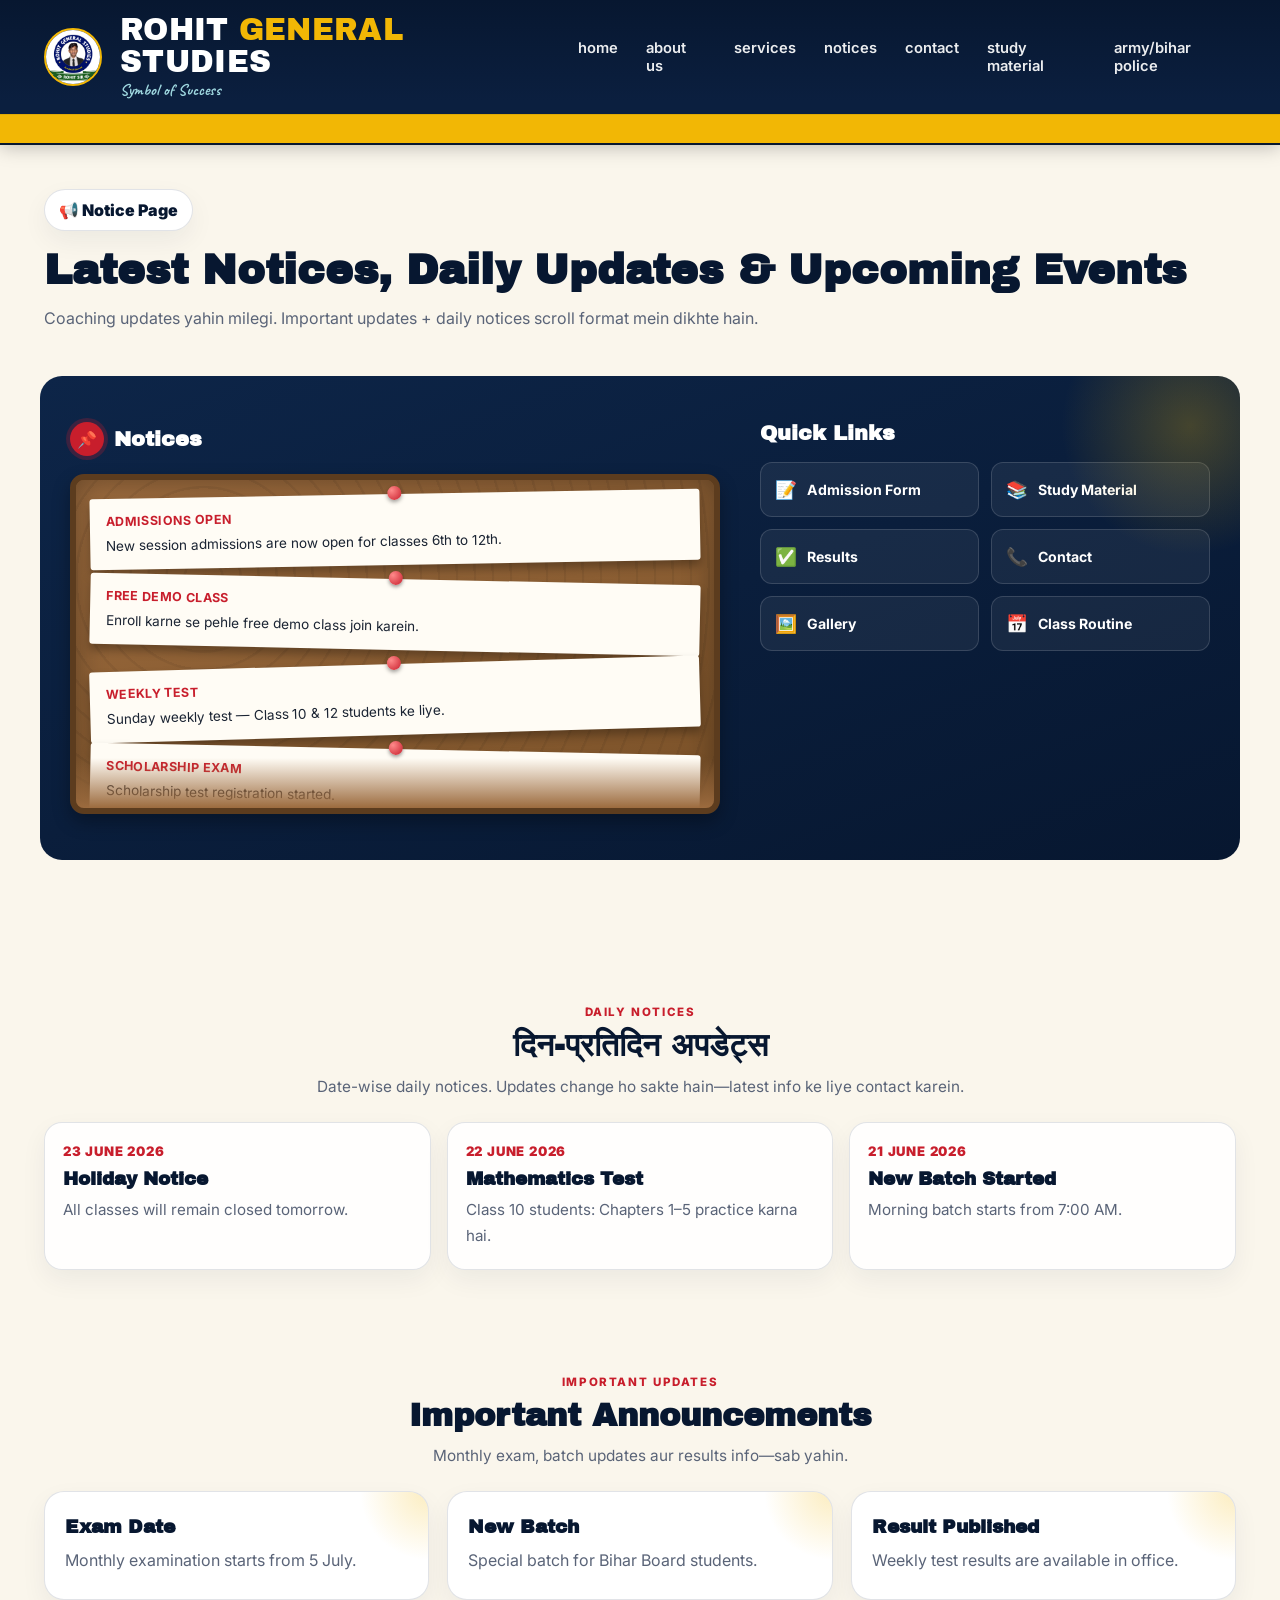
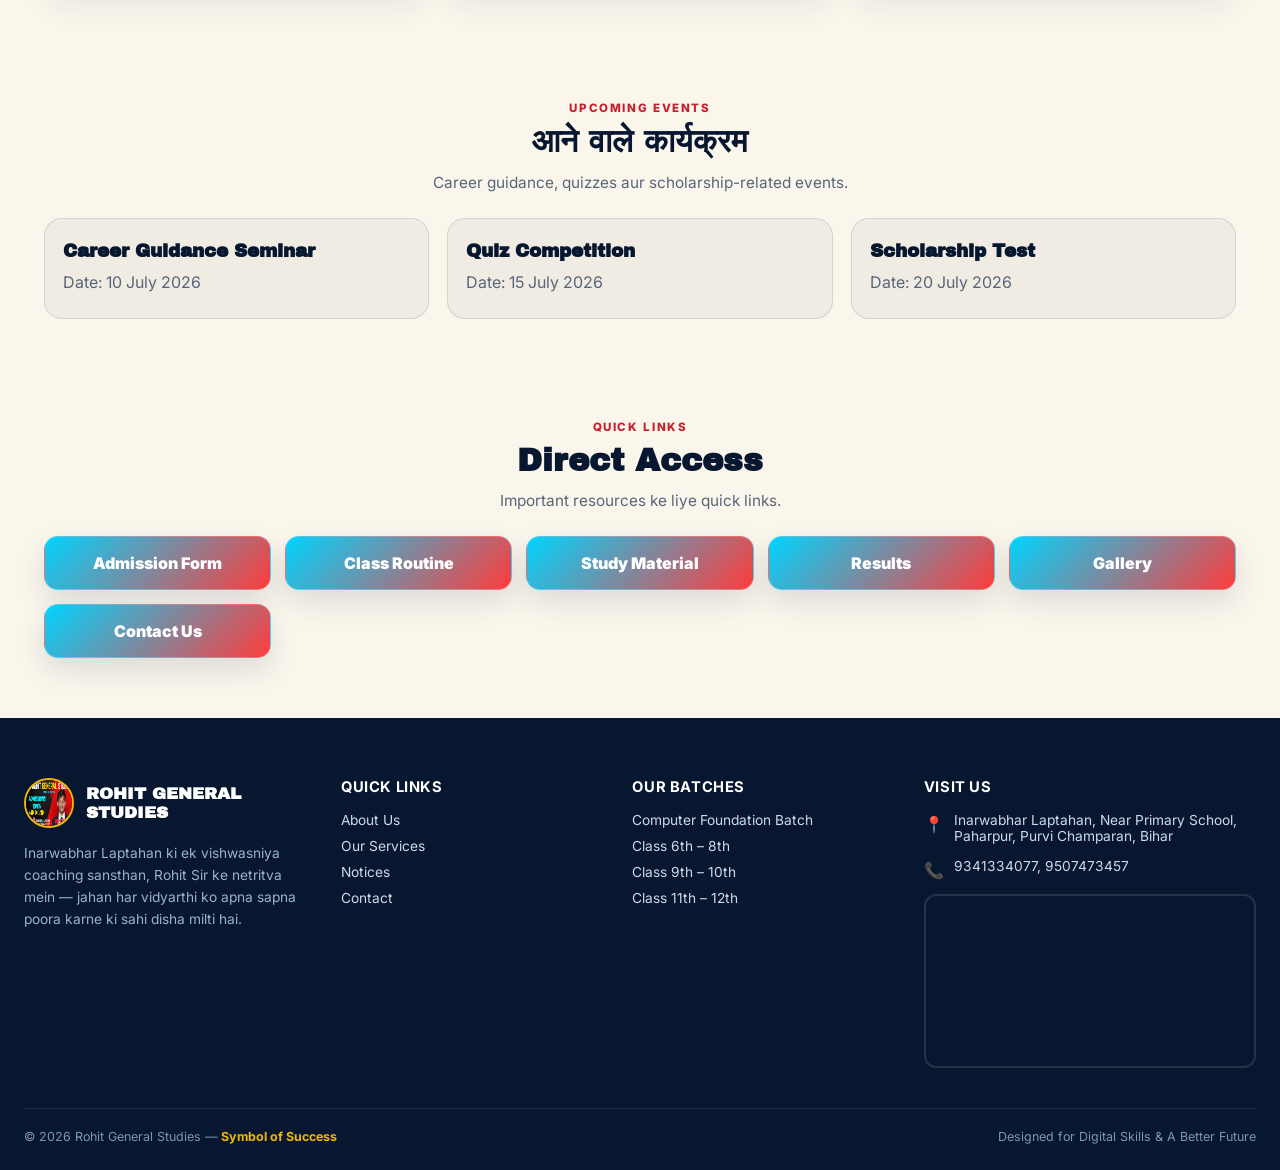
<file: noties.html>
<!DOCTYPE html>
<html lang="hi">
<head>
  <meta charset="UTF-8">
  <meta name="viewport" content="width=device-width, initial-scale=1.0">
  <title>ROHIT GENERAL STUDIES — Notices</title>
  <link rel="preconnect" href="https://fonts.googleapis.com">
  <link href="https://fonts.googleapis.com/css2?family=Archivo+Black&family=Inter:wght@400;500;600;700;800&family=Caveat:wght@600;700&display=swap" rel="stylesheet">

  <link rel="stylesheet" href="style.css">
  <link rel="stylesheet" href="notices.css">
</head>

<body>
  <header>
    <div class="topbar">
      <div class="logo-wrap"><img src="lobo.png" alt="Rohit General Studies Logo"></div>
      <div>
        <div class="brand-name">ROHIT <span>GENERAL</span> STUDIES</div>
        <div class="brand-sub">Symbol of Success</div>
      </div>

      <nav class="desktop-nav">
        <a href="index.html">home</a>
        <a href="about-us.html">about us</a>
        <a href="#templates">services</a>
        <a href="noties.html">notices</a>
        <a href="contact.html">contact</a>
        <a href="studymaterial.html">study material</a>
        <a href="army.html">army/bihar police</a>
      </nav>

      <button class="mobile-menu-btn" type="button" aria-label="Open menu" aria-expanded="false">
        <span></span><span></span><span></span>
      </button>
    </div>

    <div class="mobile-menu" id="mobileMenu" aria-hidden="true">
      <a href="index.html" class="mobile-menu-link">home</a>
      <a href="about-us.html" class="mobile-menu-link">about us</a>
      <a href="#templates" class="mobile-menu-link">services</a>
      <a href="noties.html" class="mobile-menu-link">notices</a>
      <a href="contact.html" class="mobile-menu-link">contact</a>
      <a href="studymaterial.html" class="mobile-menu-link">study material</a>
      <a href="army.html">army/bihar police</a>
    </div>

    <div class="tagline-strip">
      <div class="tagline-track">
        <span>★ ROHIT GENERAL STUDIES — Inarwabhar Laptahan, Near Primary School, Paharpur, Purvi Champaran, Bihar</span>
        <span>★ Class 6th to 12th ke liye sabhi vishayon ki guidance, Computer Foundation Batch ke saath</span>
        <span>★ Practical &amp; Theory Classes • Individual Attention • Affordable Fees • Certificate Provided</span>
        <span>★ Admission Open 2026 — Seats Limited, Aaj hi Sampark Karein: 9341334077 / 9507473457</span>
      </div>
    </div>
  </header>

  <section class="page-head">
    <div class="kicker">📢 Notice Page</div>
    <h1>Latest Notices, Daily Updates &amp; Upcoming Events</h1>
    <p>Coaching updates yahin milegi. Important updates + daily notices scroll format mein dikhte hain.</p>
  </section>

  <section class="board-wrap" id="notice">
    <div class="board-shell">
      <div>
        <div class="noticeboard-head">
          <div class="pin-ico">📌</div>
          <h3>Notices</h3>
        </div>

        <div class="cork" aria-label="Notice board">
          <div class="notice-track">
            <div class="notice-chit">
              <b>Admissions Open</b>
              New session admissions are now open for classes 6th to 12th.
            </div>
            <div class="notice-chit">
              <b>Free Demo Class</b>
              Enroll karne se pehle free demo class join karein.
            </div>
            <div class="notice-chit">
              <b>Weekly Test</b>
              Sunday weekly test — Class 10 &amp; 12 students ke liye.
            </div>
            <div class="notice-chit">
              <b>Scholarship Exam</b>
              Scholarship test registration started.
            </div>
            <div class="notice-chit">
              <b>Admissions Open</b>
              New session admissions are now open for all classes.
            </div>
            <div class="notice-chit">
              <b>Free Demo Class</b>
              Join our free demo classes before enrollment.
            </div>
          </div>
        </div>
      </div>

      <aside class="quicklinks">
        <h3>Quick Links</h3>
        <div class="ql-grid">
          <a class="ql-item" href="#" aria-label="Admission Form"><span class="ic">📝</span>Admission Form</a>
          <a class="ql-item" href="studymaterial.html" aria-label="Study Material"><span class="ic">📚</span>Study Material</a>
          <a class="ql-item" href="#" aria-label="Results"><span class="ic">✅</span>Results</a>
          <a class="ql-item" href="contact.html" aria-label="Contact Us"><span class="ic">📞</span>Contact</a>
          <a class="ql-item" href="#" aria-label="Gallery"><span class="ic">🖼️</span>Gallery</a>
          <a class="ql-item" href="#templates" aria-label="Class Routine"><span class="ic">📅</span>Class Routine</a>
        </div>
      </aside>
    </div>
  </section>

  <section class="section">
    <div class="section-head">
      <span class="eyebrow">Daily Notices</span>
      <h2>दिन-प्रतिदिन अपडेट्स</h2>
      <p>Date-wise daily notices. Updates change ho sakte hain—latest info ke liye contact karein.</p>
    </div>

    <div class="daily-grid">
      <div class="daily-card">
        <div class="date">23 June 2026</div>
        <h3>Holiday Notice</h3>
        <p>All classes will remain closed tomorrow.</p>
      </div>
      <div class="daily-card">
        <div class="date">22 June 2026</div>
        <h3>Mathematics Test</h3>
        <p>Class 10 students: Chapters 1–5 practice karna hai.</p>
      </div>
      <div class="daily-card">
        <div class="date">21 June 2026</div>
        <h3>New Batch Started</h3>
        <p>Morning batch starts from 7:00 AM.</p>
      </div>
    </div>
  </section>

  <section class="section">
    <div class="section-head">
      <span class="eyebrow">Important Updates</span>
      <h2>Important Announcements</h2>
      <p>Monthly exam, batch updates aur results info—sab yahin.</p>
    </div>

    <div class="updates">
      <div class="update-box">
        <h3>Exam Date</h3>
        <p>Monthly examination starts from 5 July.</p>
      </div>
      <div class="update-box">
        <h3>New Batch</h3>
        <p>Special batch for Bihar Board students.</p>
      </div>
      <div class="update-box">
        <h3>Result Published</h3>
        <p>Weekly test results are available in office.</p>
      </div>
    </div>
  </section>

  <section class="section">
    <div class="section-head">
      <span class="eyebrow">Upcoming Events</span>
      <h2>आने वाले कार्यक्रम</h2>
      <p>Career guidance, quizzes aur scholarship-related events.</p>
    </div>

    <div class="events">
      <div class="event">
        <h3>Career Guidance Seminar</h3>
        <p>Date: 10 July 2026</p>
      </div>
      <div class="event">
        <h3>Quiz Competition</h3>
        <p>Date: 15 July 2026</p>
      </div>
      <div class="event">
        <h3>Scholarship Test</h3>
        <p>Date: 20 July 2026</p>
      </div>
    </div>
  </section>

  <section class="section" id="templates">
    <div class="section-head">
      <span class="eyebrow">Quick Links</span>
      <h2>Direct Access</h2>
      <p>Important resources ke liye quick links.</p>
    </div>

    <div class="links">
      <a href="#">Admission Form</a>
      <a href="#">Class Routine</a>
      <a href="studymaterial.html">Study Material</a>
      <a href="#">Results</a>
      <a href="#">Gallery</a>
      <a href="contact.html">Contact Us</a>
    </div>
  </section>

  <footer>
    <div class="footer-grid">
      <div>
        <div class="footer-brand">
          <img src="banner.png" alt="logo">
          <b>ROHIT GENERAL STUDIES</b>
        </div>
        <p class="about">Inarwabhar Laptahan ki ek vishwasniya coaching sansthan, Rohit Sir ke netritva mein — jahan har vidyarthi ko apna sapna poora karne ki sahi disha milti hai.</p>
      </div>

      <div>
        <h4>Quick Links</h4>
        <ul>
          <li><a href="about-us.html">About Us</a></li>
          <li><a href="index.html">Our Services</a></li>
          <li><a href="#notice">Notices</a></li>
          <li><a href="contact.html">Contact</a></li>
        </ul>
      </div>

      <div>
        <h4>Our Batches</h4>
        <ul>
          <li><a href="studymaterial.html">Computer Foundation Batch</a></li>
          <li><a href="#templates">Class 6th – 8th</a></li>
          <li><a href="#templates">Class 9th – 10th</a></li>
          <li><a href="#templates">Class 11th – 12th</a></li>
        </ul>
      </div>

      <div>
        <h4>Visit Us</h4>
        <div class="contact-line"><span class="ic">📍</span><span>Inarwabhar Laptahan, Near Primary School, Paharpur, Purvi Champaran, Bihar</span></div>
        <div class="contact-line"><span class="ic">📞</span><span>9341334077, 9507473457</span></div>
        <div class="map-box">
          <iframe
            src="https://www.google.com/maps?q=Paharpur,Purvi+Champaran,Bihar&output=embed"
            loading="lazy"
            referrerpolicy="no-referrer-when-downgrade">
          </iframe>
        </div>
      </div>
    </div>

    <div class="footer-bottom">
      <span>© 2026 Rohit General Studies — <b>Symbol of Success</b></span>
      <span>Designed for Digital Skills &amp; A Better Future</span>
    </div>
  </footer>

  <script>
    // mobile menu toggle
    const mobileBtn = document.querySelector('.mobile-menu-btn');
    const mobileMenu = document.getElementById('mobileMenu');

    if (mobileBtn && mobileMenu) {
      mobileBtn.addEventListener('click', () => {
        const isOpen = mobileMenu.classList.toggle('open');
        mobileBtn.setAttribute('aria-expanded', String(isOpen));
        mobileMenu.setAttribute('aria-hidden', String(!isOpen));
      });

      mobileMenu.querySelectorAll('.mobile-menu-link').forEach(a => {
        a.addEventListener('click', () => {
          mobileMenu.classList.remove('open');
          mobileBtn.setAttribute('aria-expanded', 'false');
          mobileMenu.setAttribute('aria-hidden', 'true');
        });
      });

      document.addEventListener('click', (e) => {
        if (!mobileMenu.contains(e.target) && e.target !== mobileBtn) {
          mobileMenu.classList.remove('open');
          mobileBtn.setAttribute('aria-expanded', 'false');
          mobileMenu.setAttribute('aria-hidden', 'true');
        }
      });
    }
  </script>
</body>
</html>
</file>
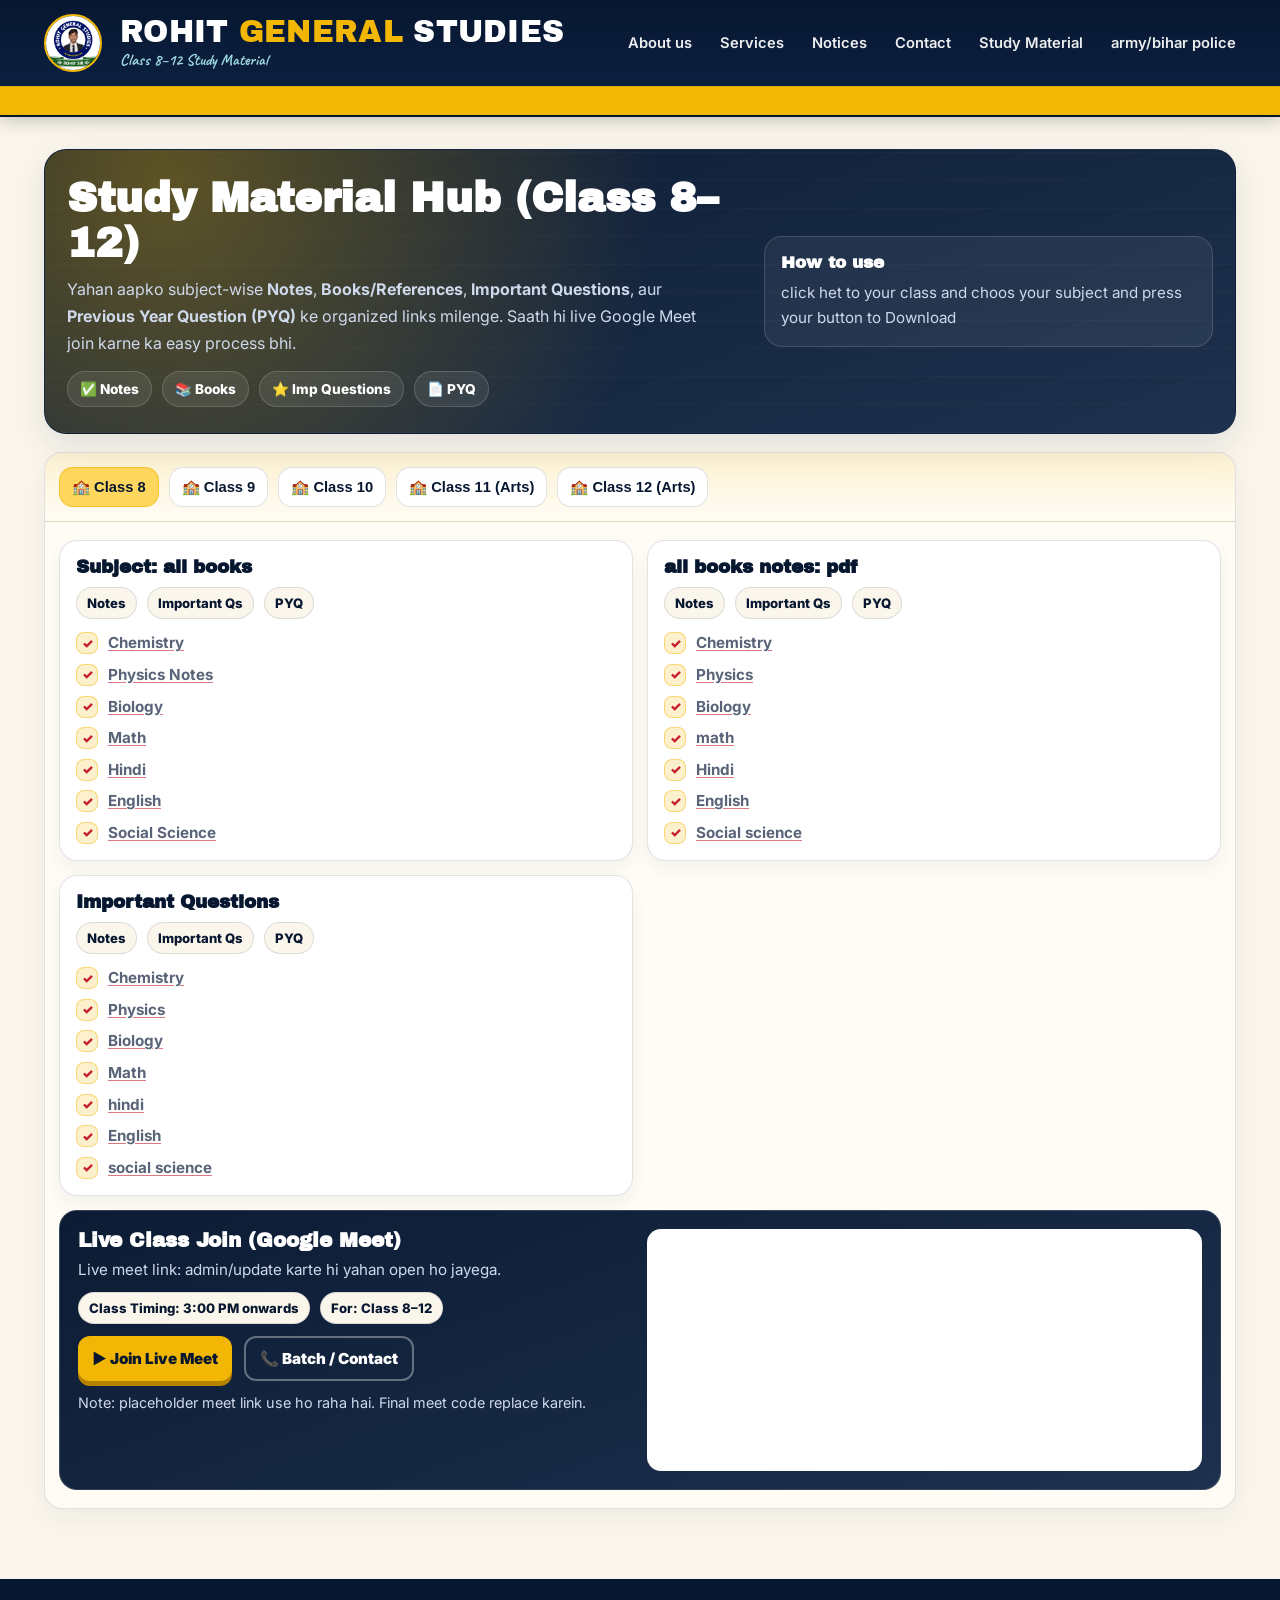
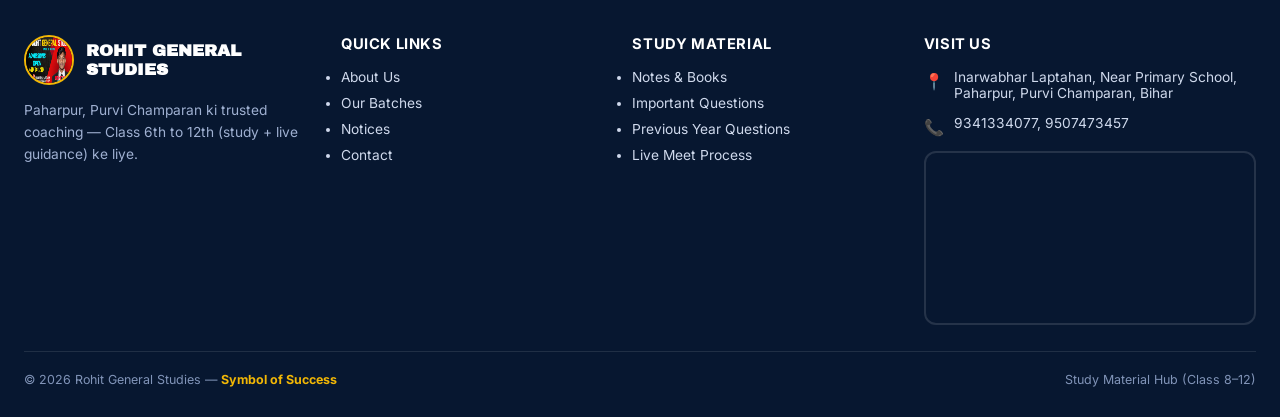
<file: studymaterial.html>
<!DOCTYPE html>
<html lang="hi">
<head>
  <meta charset="UTF-8" />
  <meta name="viewport" content="width=device-width, initial-scale=1.0" />
  <title>Study Material – Class 8 to 12 | Rohit General Studies</title>
  <link rel="preconnect" href="https://fonts.googleapis.com">
  <link href="https://fonts.googleapis.com/css2?family=Archivo+Black&family=Inter:wght@400;500;600;700;800&family=Caveat:wght@600;700&display=swap" rel="stylesheet">

  <style>
    :root{
      --navy:#0B1F3F;
      --link:#C81E2C;
    }

    .dl-link{
      color:inherit;
      text-decoration:underline;
      text-decoration-color:rgba(200,30,44,.6);
      text-underline-offset:2px;
    }

    .dl-link:hover{color:var(--navy-deep);}

    .dl-link:focus{outline:3px solid rgba(242,183,5,.6);outline-offset:3px;}

    :root{ 
      --navy:#0B1F3F;
      --navy-deep:#071730;
      --gold:#F2B705;
      --gold-soft:#FFD75E;
      --red:#C81E2C;
      --cream:#FAF6EC;
      --paper:#FFFCF5;
      --cork:#9C6B3E;
      --ink:#1B2433;
      --line:rgba(11,31,63,0.12);
    }

    *{margin:0;padding:0;box-sizing:border-box;}
    html{scroll-behavior:smooth;}
    body{
      font-family:'Inter',sans-serif;
      background:var(--cream);
      color:var(--ink);
      overflow-x:hidden;
    }
    a{text-decoration:none;color:inherit;}
    img{max-width:100%;display:block;}

    h1,h2,h3{font-family:'Archivo Black',sans-serif;}

    /* Header */
    header{
      background:linear-gradient(180deg,var(--navy-deep),var(--navy) 70%);
      color:#fff;
      position:sticky;
      top:0;
      z-index:100;
      box-shadow:0 2px 18px rgba(0,0,0,.25);
    }
    .topbar{
      max-width:1240px;
      margin:0 auto;
      padding:14px 24px;
      display:flex;
      align-items:center;
      gap:18px;
    }
    .logo-wrap{
      width:58px;height:58px;border-radius:50%;
      flex-shrink:0;
      border:2px solid var(--gold);
      overflow:hidden;
      background:#fff;
    }
    .logo-wrap img{width:100%;height:100%;object-fit:cover;}
    .brand-name{
      font-family:'Archivo Black',sans-serif;
      font-size:clamp(1.25rem,3vw,1.9rem);
      line-height:1.05;
      letter-spacing:.01em;
    }
    .brand-name span{color:var(--gold);}
    .brand-sub{
      font-family:'Caveat',cursive;
      font-weight:700;
      color:#9fd8e0;
      font-size:1rem;
      margin-top:2px;
    }
    nav.desktop-nav{
      margin-left:auto;
      display:flex;
      gap:28px;
      font-weight:600;
      font-size:.92rem;
    }
    nav.desktop-nav a{position:relative;padding:4px 0;opacity:.92;}
    nav.desktop-nav a::after{
      content:"";
      position:absolute;left:0;bottom:-4px;
      width:0%;height:2px;background:var(--gold);
      transition:width .25s ease;
    }
    nav.desktop-nav a:hover::after{width:100%;}

    .cta-btn{
      background:var(--gold);
      color:var(--navy-deep);
      font-weight:900;
      padding:9px 18px;
      border-radius:30px;
      font-size:.85rem;
      white-space:nowrap;
      box-shadow:0 4px 0 #b58300;
      margin-left:6px;
    }

    .tagline-strip{
      background:var(--gold);
      color:var(--navy-deep);
      overflow:hidden;
      white-space:nowrap;
      border-top:1px solid rgba(0,0,0,.08);
      border-bottom:2px solid var(--navy-deep);
    }
    .tagline-track{
      display:inline-block;
      padding-left:100%;
      animation:scrollLeftRight 44s linear infinite;
      font-weight:700;
      font-size:.85rem;
      letter-spacing:.03em;
      padding-top:6px;padding-bottom:6px;
    }
    .tagline-track span{margin:0 28px;}
    @keyframes scrollLeftRight{
      0%{transform:translateX(0);}
      100%{transform:translateX(-100%);}
    }

    /* Page */
    .page-wrap{max-width:1240px;margin:0 auto;padding:18px 24px 70px;}

    .hero{
      margin-top:14px;
      background:linear-gradient(160deg,rgba(7,23,48,.98),rgba(11,31,63,.92));
      border:1px solid rgba(11,31,63,.15);
      border-radius:22px;
      padding:26px 22px;
      color:#fff;
      position:relative;
      overflow:hidden;
      box-shadow:0 12px 34px rgba(11,31,63,.10);
    }
    .hero::before{
      content:"";
      position:absolute;inset:0;
      background:
        radial-gradient(circle at 10% 10%, rgba(242,183,5,.35), transparent 45%),
        repeating-linear-gradient(0deg,rgba(255,255,255,.025) 0 1px, transparent 1px 28px);
      pointer-events:none;
    }
    .hero-inner{position:relative;display:grid;grid-template-columns:1.2fr .8fr;gap:24px;align-items:center;}
    .hero h1{font-size:clamp(1.9rem,4.2vw,2.6rem);line-height:1.08;margin-bottom:10px;}
    .hero p{color:#cfd9ec;line-height:1.7;font-size:1rem;max-width:650px;}

    .pill-row{display:flex;gap:10px;flex-wrap:wrap;margin-top:14px;}
    .pill{
      background:rgba(255,255,255,.08);
      border:1px solid rgba(255,255,255,.16);
      padding:9px 12px;
      border-radius:999px;
      font-weight:800;
      font-size:.85rem;
    }

    .hero-right{background:rgba(255,255,255,.06);border:1px solid rgba(255,255,255,.14);border-radius:18px;padding:16px;}
    .hero-right h3{font-size:1.05rem;margin-bottom:8px;}
    .hero-right .mini{color:#cfd9ec;line-height:1.65;font-size:.95rem;}

    /* Tabs */
    .tabs{
      margin-top:18px;
      background:var(--paper);
      border:1px solid var(--line);
      border-radius:18px;
      overflow:hidden;
      box-shadow:0 10px 26px rgba(11,31,63,.05);
    }
    .tabbar{display:flex;gap:10px;flex-wrap:wrap;padding:14px 14px;border-bottom:1px solid var(--line);background:linear-gradient(180deg,rgba(242,183,5,.15),transparent);}
    .tabbtn{
      border:1px solid var(--line);
      background:#fff;
      padding:10px 12px;
      border-radius:14px;
      cursor:pointer;
      font-weight:900;
      color:var(--navy-deep);
      font-size:.92rem;
      display:flex;align-items:center;gap:10px;
      transition:transform .15s ease, background .15s ease;
    }
    .tabbtn:hover{transform:translateY(-2px);}
    .tabbtn[aria-selected="true"]{background:var(--gold-soft);border-color:rgba(242,183,5,.6);}

    .tabpanel{padding:18px 14px;}

    /* Content cards grid */
    .grid{display:grid;grid-template-columns:repeat(12,1fr);gap:14px;}
    .card{
      grid-column:span 6;
      background:#fff;
      border:1px solid var(--line);
      border-radius:18px;
      padding:16px;
      box-shadow:0 8px 18px rgba(11,31,63,.05);
      min-width:0;
    }
    .card a{word-break:break-word;}
    .card h3{word-break:break-word;}
    .card h3{color:var(--navy-deep);font-size:1.15rem;margin-bottom:10px;}
    .meta{display:flex;gap:10px;flex-wrap:wrap;margin-bottom:12px;}
    .tag{background:var(--cream);border:1px solid var(--line);border-radius:999px;padding:7px 10px;font-weight:800;font-size:.82rem;color:var(--navy-deep);}
    .list{display:flex;flex-direction:column;gap:8px;margin-top:6px;}
    .item{display:flex;gap:10px;align-items:flex-start;}
    .check{width:22px;height:22px;border-radius:8px;background:rgba(242,183,5,.2);border:1px solid rgba(242,183,5,.45);display:flex;align-items:center;justify-content:center;font-weight:900;color:var(--red);font-size:.8rem;flex-shrink:0;margin-top:1px;}
    .item span{line-height:1.55;color:#5a6478;font-size:.95rem;}

    /* Meet */
    .meet{
      grid-column:span 12;
      background:linear-gradient(160deg,rgba(7,23,48,.98),rgba(11,31,63,.92));
      border:1px solid rgba(255,255,255,.14);
      border-radius:18px;
      padding:18px;
      color:#fff;
      display:grid;
      grid-template-columns:1fr 1fr;
      gap:14px;
    }
    .meet h3{font-size:1.25rem;margin-bottom:6px;}
    .meet p{color:#cfd9ec;line-height:1.65;font-size:.95rem;}
    .meet-embed{border-radius:14px;overflow:hidden;border:1px solid rgba(255,255,255,.15);background:#fff;}
    .meet-embed iframe{width:100%;height:240px;border:0;display:block;}

    .btnrow{display:flex;gap:12px;flex-wrap:wrap;margin-top:12px;}
    .btn{
      border-radius:12px;
      padding:11px 14px;
      font-weight:900;
      cursor:pointer;
      display:inline-flex;align-items:center;gap:10px;
      border:0;
      font-size:.95rem;
    }
    .btn-primary{background:var(--gold);color:var(--navy-deep);box-shadow:0 5px 0 #b58300;}
    .btn-ghost{background:transparent;color:#fff;border:2px solid rgba(255,255,255,.35);}

    /* Download / Request */
    .formcard{
      grid-column:span 12;
      background:rgba(255,255,255,.9);
      border:1px solid var(--line);
      border-radius:18px;
      padding:18px;
      box-shadow:0 10px 26px rgba(11,31,63,.05);
    }
    .formgrid{display:grid;grid-template-columns:1fr 1fr;gap:14px;}
    .field label{display:block;font-weight:900;color:var(--navy-deep);font-size:.9rem;margin:2px 0 6px;}
    .field input,.field textarea{width:100%;padding:12px;border-radius:12px;border:1px solid var(--line);background:#fff;font-size:.95rem;outline:none;}
    .field textarea{min-height:110px;resize:vertical;}
    .form-actions{display:flex;gap:12px;flex-wrap:wrap;align-items:center;margin-top:12px;}
    .hint{color:#5a6478;line-height:1.6;font-size:.92rem;}

    /* Footer */
    footer{
      background:var(--navy-deep);
      color:#cfd9ec;
      padding:56px 24px 30px;
    }
    .footer-grid{
      max-width:1240px;margin:0 auto;
      display:grid;
      grid-template-columns:1.1fr 1fr 1fr 1.3fr;
      gap:36px;
      padding-bottom:26px;
      border-bottom:1px solid rgba(255,255,255,.1);
    }
    .footer-brand{display:flex;align-items:center;gap:12px;margin-bottom:14px;}
    .footer-brand img{width:50px;height:50px;border-radius:50%;border:2px solid var(--gold);}
    .footer-brand b{font-family:'Archivo Black';font-size:1.05rem;color:#fff;}
    footer p.about{font-size:.86rem;line-height:1.6;color:#9fb0d1;}
    footer h4{color:#fff;font-size:.92rem;letter-spacing:.04em;text-transform:uppercase;margin-bottom:16px;}
    footer ul li{margin-bottom:10px;font-size:.86rem;}
    footer ul li a:hover{color:var(--gold);}
    .contact-line{display:flex;gap:10px;margin-bottom:14px;font-size:.86rem;align-items:flex-start;}
    .contact-line .ic{color:var(--gold);font-size:1rem;margin-top:2px;}
    .map-box{border-radius:12px;overflow:hidden;border:2px solid rgba(255,255,255,.12);margin-top:8px;}
    .map-box iframe{width:100%;height:170px;border:0;display:block;filter:grayscale(.15) contrast(1.05);}
    .footer-bottom{max-width:1240px;margin:0 auto;padding:20px 0 0;display:flex;justify-content:space-between;flex-wrap:wrap;gap:10px;font-size:.78rem;color:#8194b8;}
    .footer-bottom b{color:var(--gold);}

    @media(max-width:980px){
      .hero-inner{grid-template-columns:1fr;}
      nav.desktop-nav{gap:18px;font-size:.86rem;}
      .card{grid-column:span 12;}
      .meet{grid-column:span 12;grid-template-columns:1fr;}
      .formgrid{grid-template-columns:1fr;}
      .footer-grid{grid-template-columns:1fr 1fr;}
    }
    .mobile-menu-btn{display:none;margin-left:auto;width:44px;height:44px;border:1px solid rgba(255,255,255,.35);background:rgba(255,255,255,.08);border-radius:12px;cursor:pointer;position:relative;}
    .mobile-menu-btn span{position:absolute;left:11px;right:11px;height:3px;background:var(--gold);border-radius:4px;transition:transform .2s ease, top .2s ease, opacity .2s ease;}
    .mobile-menu-btn span:nth-child(1){top:14px;}
    .mobile-menu-btn span:nth-child(2){top:20px;}
    .mobile-menu-btn span:nth-child(3){top:26px;}

    .mobile-menu{display:none;position:absolute;top:82px;left:0;right:0;background:rgba(7,23,48,.98);border-top:1px solid rgba(255,255,255,.18);padding:12px 18px 18px;z-index:120;box-shadow:0 10px 30px rgba(0,0,0,.25);}
    .mobile-menu.open{display:block;}
    .mobile-menu a{display:block;padding:12px 10px;border-radius:12px;font-weight:800;color:#fff;border:1px solid transparent;text-transform:lowercase;}
    .mobile-menu a:hover{border-color:rgba(242,183,5,.45);background:rgba(242,183,5,.12);}

    @media(max-width:600px){
      nav.desktop-nav{display:none;}
      .mobile-menu-btn{display:block;}
      .topbar{justify-content:space-between;}
      .footer-grid{grid-template-columns:1fr;}
      .hero-right{display:none;}
      .page-wrap{padding:16px 14px 60px;}
      .grid{gap:12px;}
      .card{padding:14px 12px;}
      .card a{word-break:break-word;}
      .card h3{word-break:break-word;}
    }

    /* close mobile menu on click outside */
    @media(min-width:601px){
      .mobile-menu{display:none;}
    }
  </style>
</head>
<body>
<header>
  <div class="topbar">
    <div class="logo-wrap"><img src="lobo.png" alt="Rohit General Studies Logo"></div>
    <div>
      <div class="brand-name">ROHIT <span>GENERAL</span> STUDIES</div>
      <div class="brand-sub">Class 8–12 Study Material</div>
    </div>
    <nav class="desktop-nav">
      <a href="about-us.html">About us</a>
      <a href="index.html#templates">Services</a>
      <a href="noties.html">Notices</a>
      <a href="contact.html">Contact</a>
      <a href="studymaterial.html">Study Material</a>
      <a href="army.html">army/bihar police</a>
    </nav>

    <button class="mobile-menu-btn" type="button" aria-label="Open menu" aria-expanded="false" aria-controls="mobileMenu">
      <span></span>
      <span></span>
      <span></span>
    </button>
  </div>
<div class="mobile-menu" id="mobileMenu" aria-hidden="true">
       <a href="index.html" class="mobile-menu-link">home </a>
    <a href="about-us.html" class="mobile-menu-link">About us</a>
    <a href="#templates" class="mobile-menu-link">servicess</a>
    <a href="noties.html" class="mobile-menu-link">Notices</a>
    <a href="contact.html" class="mobile-menu-link">Contact</a>
    <a href="studymaterial.html" class="mobile-menu-link">study material</a>
    <a href="army.html">army/bihar police</a>
  </div>

  <div class="tagline-strip">

    <div class="tagline-track">
      <span>★ Class 8–12 ke liye Notes • Books • Imp Questions • PYQ</span>
      <span>★ Live Google Meet Classes — link update karke chalaya ja sakta hai</span>
      <span>★ ROHIT GENERAL STUDIES — Paharpur, Purvi Champaran</span>
    </div>
  </div>
</header>

<div class="page-wrap">
  <section class="hero">
    <div class="hero-inner">
      <div>
        <h1>Study Material Hub (Class 8–12)</h1>
        <p>
          Yahan aapko subject-wise <b>Notes</b>, <b>Books/References</b>, <b>Important Questions</b>,
          aur <b>Previous Year Question (PYQ)</b> ke organized links milenge.
          Saath hi live Google Meet join karne ka easy process bhi.
        </p>
        <div class="pill-row">
          <div class="pill">✅ Notes</div>
          <div class="pill">📚 Books</div>
          <div class="pill">⭐ Imp Questions</div>
          <div class="pill">📄 PYQ</div>
        </div>
      </div>
      <div class="hero-right">
        <h3>How to use</h3>
        <div class="mini">
          click het to your class and choos your subject and press your button to Download
        </div>
      </div>
    </div>
  </section>

  <section class="tabs" aria-label="Study material tabs">
    <div class="tabbar" role="tablist">
      <button class="tabbtn" role="tab" aria-selected="true" aria-controls="tp-8">🏫 Class 8</button>
      <button class="tabbtn" role="tab" aria-selected="false" aria-controls="tp-9">🏫 Class 9</button>
      <button class="tabbtn" role="tab" aria-selected="false" aria-controls="tp-10">🏫 Class 10</button>
      <button class="tabbtn" role="tab" aria-selected="false" aria-controls="tp-11">🏫 Class 11 (Arts)</button>
      <button class="tabbtn" role="tab" aria-selected="false" aria-controls="tp-12">🏫 Class 12 (Arts)</button>
    </div>

        <div class="tabpanel" id="tp-8" role="tabpanel">
      <div class="grid">
        <div class="card">
          <h3>Subject: all books</h3>
          <div class="meta">
            <div class="tag">Notes</div>
            <div class="tag">Important Qs</div>
            <div class="tag">PYQ</div>
          </div>
          <div class="list">
            <div class="item"><div class="check">✓</div><span><a href="vishal.pdf" class="dl-link" data-pick="class8_science_notes" style="color:inherit;"><b>Chemistry</b> </a></span></div>
            <div class="item"><div class="check">✓</div><span><a href="vishal.pdf" class="dl-link" data-pick="class8_science_revision" style="color:inherit;"><b>Physics Notes</b>   </a></span></div>
            <div class="item"><div class="check">✓</div><span><a href="vishal.pdf" class="dl-link" data-pick="class8_science_imp" style="color:inherit;"><b>Biology</b>  </a></span></div>
            <div class="item"><div class="check">✓</div><span><a href="vishal.pdf" class="dl-link" data-pick="class8_science_pyq" style="color:inherit;"><b>Math</b></a></span></div>
            <div class="item"><div class="check">✓</div><span><a href="vishal.pdf" class="dl-link" data-pick="class8_science_pyq" style="color:inherit;"><b>Hindi</b> </a></span></div>
            <div class="item"><div class="check">✓</div><span><a href="vishal.pdf" class="dl-link" data-pick="class8_science_pyq" style="color:inherit;"><b>English</b></a></span></div>
            <div class="item"><div class="check">✓</div><span><a href="vishal.pdf" class="dl-link" data-pick="class8_science_pyq" style="color:inherit;"><b>Social Science</b> </a></span></div>
</div>
        </div>

        <div class="card">
          <h3>all books notes: pdf</h3>
          <div class="meta">
            <div class="tag">Notes</div>
            <div class="tag">Important Qs</div>
            <div class="tag">PYQ</div>
          </div>
          <div class="list">
            <div class="item"><div class="check">✓</div><span><a href="vishal.pdf" class="dl-link" data-pick="class8_maths_books" style="color:inherit;"><b>Chemistry</b> </a></span></div>
            <div class="item"><div class="check">✓</div><span><a href="vishal.pdf" class="dl-link" data-pick="class8_maths_formulas" style="color:inherit;"><b>Physics</b></a></span></div>
            <div class="item"><div class="check">✓</div><span><a href="vishal.pdf" class="dl-link" data-pick="class8_maths_imp" style="color:inherit;"><b> Biology</b></a></span></div>
            <div class="item"><div class="check">✓</div><span><a href="downloads/class8_maths_practice.pdf" class="dl-link" data-pick="class8_maths_practice" style="color:inherit;"><b> math</b>   </a></span></div>
           <div class="item"><div class="check">✓</div><span><a href="downloads/class8_maths_practice.pdf" class="dl-link" data-pick="class8_maths_practice" style="color:inherit;"><b>Hindi </b>  </a></span></div>
            <div class="item"><div class="check">✓</div><span><a href="downloads/class8_maths_practice.pdf" class="dl-link" data-pick="class8_maths_practice" style="color:inherit;"><b> English</b>   </a></span></div>
            <div class="item"><div class="check">✓</div><span><a href="downloads/class8_maths_practice.pdf" class="dl-link" data-pick="class8_maths_practice" style="color:inherit;"><b>Social science </b>  </a></span></div>
          </div>
        </div>
 <div class="card">
          <h3>Important Questions</h3>
          <div class="meta">
            <div class="tag">Notes</div>
            <div class="tag">Important Qs</div>
            <div class="tag">PYQ</div>
          </div>
          <div class="list">
            <div class="item"><div class="check">✓</div><span><a href="vishal.pdf" class="dl-link" data-pick="class8_social_notes" style="color:inherit;"><b>Chemistry</b> </a></span></div>
            <div class="item"><div class="check">✓</div><span><a href="vishal.pdf" class="dl-link" data-pick="class8_social_imp" style="color:inherit;"><b>Physics</b></a></span></div>
            <div class="item"><div class="check">✓</div><span><a href="downloads/class8_social_pyq.pdf" class="dl-link" data-pick="class8_social_pyq" style="color:inherit;"><b>Biology</b></a></span></div>
            <div class="item"><div class="check">✓</div><span><a href="downloads/class8_social_writing.pdf" class="dl-link" data-pick="class8_social_writing" style="color:inherit;"><b>Math</b> </a></span></div>
            <div class="item"><div class="check">✓</div><span><a href="downloads/class8_maths_practice.pdf" class="dl-link" data-pick="class8_maths_practice" style="color:inherit;"><b>hindi</b></a></span></div>
            <div class="item"><div class="check">✓</div><span><a href="downloads/class8_maths_practice.pdf" class="dl-link" data-pick="class8_maths_practice" style="color:inherit;"><b>English</b> </a></span></div>
            <div class="item"><div class="check">✓</div><span><a href="downloads/class8_maths_practice.pdf" class="dl-link" data-pick="class8_maths_practice" style="color:inherit;"><b>social science</b> </a></span></div>
         </div>
        </div>
            <div class="meet">
          <div>
            <h3>Live Class Join (Google Meet)</h3>
          <p>
              Live meet link: admin/update karte hi yahan open ho jayega.
            </p>
            <div class="meta" style="margin-top:10px;">
              <div class="tag">Class Timing: 3:00 PM onwards</div>
              <div class="tag">For: Class 8–12</div>
            </div>
            <div class="btnrow">
              <a class="btn btn-primary" href="https://meet.google.com/" target="_blank" rel="noopener noreferrer">
                ▶ Join Live Meet
              </a>
              <a class="btn btn-ghost" href="contact.html">
                📞 Batch / Contact
              </a>
            </div>
            <p style="margin-top:10px;font-size:.9rem;">
              Note: placeholder meet link use ho raha hai. Final meet code replace karein.
            </p>
          </div>
          <div class="meet-embed" aria-label="Google Meet embed">
            <iframe
              src="https://meet.google.com/"
              title="Google Meet"
              loading="lazy"
              referrerpolicy="no-referrer-when-downgrade"
            ></iframe>
          </div>
        </div>

      </div>
    </div>


    <div class="tabpanel" id="tp-9" role="tabpanel" hidden>
      <div class="grid">
        <div class="card">
          <h3> All subjects:books </h3>
          <div class="meta">
            <div class="tag">Notes</div>
          <div class="tag">Important Qs</div>
          <div class="tag">PYQ</div>
        </div><div class="list">
          <div class="item"><div class="check">✓</div><span><a href="downloads/class9_maths_notes.pdf" class="dl-link" data-pick="class9_maths_notes" style="color:inherit;"><b>hindi</b> </a></span></div>
          <div class="item"><div class="check">✓</div><span><a href="downloads/class9_maths_revision.pdf" class="dl-link" data-pick="class9_maths_revision" style="color:inherit;">  <b>English  </b> </a></span></div>
          <div class="item"><div class="check">✓</div><span><a href="downloads/class9_maths_imp.pdf" class="dl-link" data-pick="class9_maths_imp" style="color:inherit;"><b> Sanskrit</b> </a></span></div>
          <div class="item"><div class="check">✓</div><span><a href="downloads/class9_maths_pyq.pdf" class="dl-link" data-pick="class9_maths_pyq" style="color:inherit;"><b>Math  </b></a></span></div>
          <div class="item"><div class="check">✓</div><span><a href="downloads/class9_maths_pyq.pdf" class="dl-link" data-pick="class9_maths_pyq" style="color:inherit;"><b>Social science  </b></a></span></div>
          <div class="item"><div class="check">✓</div><span><a href="downloads/class9_maths_pyq.pdf" class="dl-link" data-pick="class9_maths_pyq" style="color:inherit;"><b>Physics </b></a></span></div>
       <div class="item"><div class="check">✓</div><span><a href="downloads/class9_maths_pyq.pdf" class="dl-link" data-pick="class9_maths_pyq" style="color:inherit;"><b> Chemistry </b></a></span></div>
                    <div class="item"><div class="check">✓</div><span><a href="downloads/class9_maths_pyq.pdf" class="dl-link" data-pick="class9_maths_pyq" style="color:inherit;"><b>Biology  </b></a></span></div>
       


        </div>
      </div>
        <div class="card">
          <h3>All Subject: notes</h3>
          <div class="meta"><div class="tag">Notes</div>
          <div class="tag">Important Qs</div>
          <div class="tag">PYQ</div></div>
          <div class="list">
            <div class="item"><div class="check">✓</div><span><a href="downloads/class9_hindi_notes.pdf" class="dl-link" data-pick="class9_hindi_notes" style="color:inherit;"><b>Hindi</b> </a></span></div>
            <div class="item"><div class="check">✓</div><span><a href="downloads/class9_hindi_imp.pdf" class="dl-link" data-pick="class9_hindi_imp" style="color:inherit;"><b>English</b> </a></span></div>
            <div class="item"><div class="check">✓</div><span><a href="downloads/class9_hindi_writing.pdf" class="dl-link" data-pick="class9_hindi_writing" style="color:inherit;"><b>Sanskrit</b></a></span></div>
           <div class="item"><div class="check">✓</div><span><a href="downloads/class9_maths_pyq.pdf" class="dl-link" data-pick="class9_maths_pyq" style="color:inherit;"><b>  Math</b></a></span></div>
           <div class="item"><div class="check">✓</div><span><a href="downloads/class9_maths_pyq.pdf" class="dl-link" data-pick="class9_maths_pyq" style="color:inherit;"><b>Chemistry  </b></a></span></div>
          <div class="item"><div class="check">✓</div><span><a href="downloads/class9_maths_pyq.pdf" class="dl-link" data-pick="class9_maths_pyq" style="color:inherit;"><b> Physics </b></a></span></div>
       <div class="item"><div class="check">✓</div><span><a href="downloads/class9_maths_pyq.pdf" class="dl-link" data-pick="class9_maths_pyq" style="color:inherit;"><b> Biology </b></a></span></div>
            <div class="item"><div class="check">✓</div><span><a href="downloads/class9_hindi_pyq.pdf" class="dl-link" data-pick="class9_hindi_pyq" style="color:inherit;"><b>Social science</b> </a></span></div>
          </div>
        </div>

        <div class="card">
          <h3>All subject: Important Question</h3>
          <div class="meta"><div class="tag">Notes</div>
          <div class="tag">Practice</div>
          <div class="tag">PYQ</div></div>
          <div class="list">
            <div class="item"><div class="check">✓</div><span><a href="downloads/class9_hindi_notes.pdf" class="dl-link" data-pick="class9_hindi_notes" style="color:inherit;"><b>Hindi</b> </a></span></div>
            <div class="item"><div class="check">✓</div><span><a href="downloads/class9_hindi_imp.pdf" class="dl-link" data-pick="class9_hindi_imp" style="color:inherit;"><b>English</b> </a></span></div>
            <div class="item"><div class="check">✓</div><span><a href="downloads/class9_hindi_writing.pdf" class="dl-link" data-pick="class9_hindi_writing" style="color:inherit;"><b>Sanskrit</b></a></span></div>
           <div class="item"><div class="check">✓</div><span><a href="downloads/class9_maths_pyq.pdf" class="dl-link" data-pick="class9_maths_pyq" style="color:inherit;"><b>  Math</b></a></span></div>
           <div class="item"><div class="check">✓</div><span><a href="downloads/class9_maths_pyq.pdf" class="dl-link" data-pick="class9_maths_pyq" style="color:inherit;"><b>Chemistry  </b></a></span></div>
          <div class="item"><div class="check">✓</div><span><a href="downloads/class9_maths_pyq.pdf" class="dl-link" data-pick="class9_maths_pyq" style="color:inherit;"><b> Physics </b></a></span></div>
       <div class="item"><div class="check">✓</div><span><a href="downloads/class9_maths_pyq.pdf" class="dl-link" data-pick="class9_maths_pyq" style="color:inherit;"><b> Biology </b></a></span></div>
            <div class="item"><div class="check">✓</div><span><a href="downloads/class9_hindi_pyq.pdf" class="dl-link" data-pick="class9_hindi_pyq" style="color:inherit;"><b>Social science</b> </a></span></div>
          </div>
        </div>

        <div class="meet">
          <div>
            <h3>Live Class Join (Google Meet)</h3>
            <p>Same Meet link: embed + button me replace karein.</p>
            <div class="btnrow">
              <a class="btn btn-primary" href="https://meet.google.com/" target="_blank" rel="noopener noreferrer">▶ Join Live Meet</a>
              <a class="btn btn-ghost" href="contact.html">📞 Batch / Contact</a>
            </div>
            <p style="margin-top:10px;font-size:.9rem;">Class 9–10 schedule ke liye admin update karega.</p>
          </div>
          <div class="meet-embed"><iframe src="https://meet.google.com/" title="Google Meet" loading="lazy" referrerpolicy="no-referrer-when-downgrade"></iframe></div>
        </div>


      </div>
    </div>

    <div class="tabpanel" id="tp-10" role="tabpanel" hidden>
      <div class="grid">
        <div class="card">
          <h3> All Subject:Books</h3>
          <div class="meta">
            <div class="tag">Notes</div>
            <div class="tag">Imp Qs</div>
            <div class="tag">PYQ</div></div>
            <div class="list">
              <div class="item"><div class="check">✓</div><span><a href="downloads/class10_maths_notes.pdf" class="dl-link" data-pick="class10_maths_notes" style="color:inherit;">Hindi</a></span></div>
              <div class="item"><div class="check">✓</div><span><a href="downloads/class10_maths_practice.pdf" class="dl-link" data-pick="class10_maths_practice" style="color:inherit;">English</a></span></div>
              <div class="item"><div class="check">✓</div><span><a href="downloads/class10_maths_imp.pdf" class="dl-link" data-pick="class10_maths_imp" style="color:inherit;">Math</a></span></div>
              <div class="item"><div class="check">✓</div><span><a href="downloads/class10_maths_pyq.pdf" class="dl-link" data-pick="class10_maths_pyq" style="color:inherit;"> Economic </a></span></div>
              <div class="item"><div class="check">✓</div><span><a href="downloads/class10_maths_pyq.pdf" class="dl-link" data-pick="class10_maths_pyq" style="color:inherit;"> History </a></span></div>
              <div class="item"><div class="check">✓</div><span><a href="downloads/class10_maths_pyq.pdf" class="dl-link" data-pick="class10_maths_pyq" style="color:inherit;"> civics </a></span></div>
              <div class="item"><div class="check">✓</div><span><a href="downloads/class10_maths_pyq.pdf" class="dl-link" data-pick="class10_maths_pyq" style="color:inherit;"> Geography </a></span></div>
              <div class="item"><div class="check">✓</div><span><a href="downloads/class10_maths_pyq.pdf" class="dl-link" data-pick="class10_maths_pyq" style="color:inherit;">  Biology</a></span></div>
              <div class="item"><div class="check">✓</div><span><a href="downloads/class10_maths_pyq.pdf" class="dl-link" data-pick="class10_maths_pyq" style="color:inherit;"> physics </a></span></div>
              <div class="item"><div class="check">✓</div><span><a href="downloads/class10_maths_pyq.pdf" class="dl-link" data-pick="class10_maths_pyq" style="color:inherit;"> chemistry </a></span></div>
              <div class="item"><div class="check">✓</div><span><a href="downloads/class10_maths_pyq.pdf" class="dl-link" data-pick="class10_maths_pyq" style="color:inherit;">  sanskrit</a></span></div>
              <div class="item"><div class="check">✓</div><span><a href="downloads/class10_maths_pyq.pdf" class="dl-link" data-pick="class10_maths_pyq" style="color:inherit;"> Non-HIndi </a></span></div>
              <div class="item"><div class="check">✓</div><span><a href="downloads/class10_maths_pyq.pdf" class="dl-link" data-pick="class10_maths_pyq" style="color:inherit;"> English Grammer </a></span></div>
              <div class="item"><div class="check">✓</div><span><a href="downloads/class10_maths_pyq.pdf" class="dl-link" data-pick="class10_maths_pyq" style="color:inherit;"> HindiGrammer  </a></span></div>
            </div>
          </div>
     

        <div class="card">
          <h3>Pdf:Notes</h3>
          <div class="meta"><div class="tag">Notes</div>
          <div class="tag">Important Qs</div>
          <div class="tag">PYQ</div>
        </div><div class="list">
          <div class="item"><div class="check">✓</div><span><a href="downloads/class10_maths_notes.pdf" class="dl-link" data-pick="class10_maths_notes" style="color:inherit;">Hindi</a></span></div>
              <div class="item"><div class="check">✓</div><span><a href="downloads/class10_maths_practice.pdf" class="dl-link" data-pick="class10_maths_practice" style="color:inherit;">English</a></span></div>
              <div class="item"><div class="check">✓</div><span><a href="downloads/class10_maths_imp.pdf" class="dl-link" data-pick="class10_maths_imp" style="color:inherit;">Math</a></span></div>
              <div class="item"><div class="check">✓</div><span><a href="downloads/class10_maths_pyq.pdf" class="dl-link" data-pick="class10_maths_pyq" style="color:inherit;"> Economic </a></span></div>
              <div class="item"><div class="check">✓</div><span><a href="downloads/class10_maths_pyq.pdf" class="dl-link" data-pick="class10_maths_pyq" style="color:inherit;"> History </a></span></div>
              <div class="item"><div class="check">✓</div><span><a href="downloads/class10_maths_pyq.pdf" class="dl-link" data-pick="class10_maths_pyq" style="color:inherit;"> civics </a></span></div>
              <div class="item"><div class="check">✓</div><span><a href="downloads/class10_maths_pyq.pdf" class="dl-link" data-pick="class10_maths_pyq" style="color:inherit;"> Geography </a></span></div>
              <div class="item"><div class="check">✓</div><span><a href="downloads/class10_maths_pyq.pdf" class="dl-link" data-pick="class10_maths_pyq" style="color:inherit;">  Biology</a></span></div>
              <div class="item"><div class="check">✓</div><span><a href="downloads/class10_maths_pyq.pdf" class="dl-link" data-pick="class10_maths_pyq" style="color:inherit;"> physics </a></span></div>
              <div class="item"><div class="check">✓</div><span><a href="downloads/class10_maths_pyq.pdf" class="dl-link" data-pick="class10_maths_pyq" style="color:inherit;"> chemistry </a></span></div>
              <div class="item"><div class="check">✓</div><span><a href="downloads/class10_maths_pyq.pdf" class="dl-link" data-pick="class10_maths_pyq" style="color:inherit;">  sanskrit</a></span></div>
              <div class="item"><div class="check">✓</div><span><a href="downloads/class10_maths_pyq.pdf" class="dl-link" data-pick="class10_maths_pyq" style="color:inherit;"> Non-HIndi </a></span></div>
              <div class="item"><div class="check">✓</div><span><a href="downloads/class10_maths_pyq.pdf" class="dl-link" data-pick="class10_maths_pyq" style="color:inherit;"> English Grammer </a></span></div>
              <div class="item"><div class="check">✓</div><span><a href="downloads/class10_maths_pyq.pdf" class="dl-link" data-pick="class10_maths_pyq" style="color:inherit;"> HindiGrammer  </a></span></div>
            </div>
      </div>

        <div class="card">
          <h3>VVi objective/ Subjective  Question Bank</h3>
          <div class="meta">
            <div class="tag">Notes</div>
            <div class="tag">Practice</div>
            <div class="tag">PYQ</div>
          </div>
          <div class="list">
            <div class="item"><div class="check">✓</div><span><a href="downloads/class10_maths_notes.pdf" class="dl-link" data-pick="class10_maths_notes" style="color:inherit;">Hindi</a></span></div>
              <div class="item"><div class="check">✓</div><span><a href="downloads/class10_maths_practice.pdf" class="dl-link" data-pick="class10_maths_practice" style="color:inherit;">English</a></span></div>
              <div class="item"><div class="check">✓</div><span><a href="downloads/class10_maths_imp.pdf" class="dl-link" data-pick="class10_maths_imp" style="color:inherit;">Math</a></span></div>
              <div class="item"><div class="check">✓</div><span><a href="downloads/class10_maths_pyq.pdf" class="dl-link" data-pick="class10_maths_pyq" style="color:inherit;"> Economic </a></span></div>
              <div class="item"><div class="check">✓</div><span><a href="downloads/class10_maths_pyq.pdf" class="dl-link" data-pick="class10_maths_pyq" style="color:inherit;"> History </a></span></div>
              <div class="item"><div class="check">✓</div><span><a href="downloads/class10_maths_pyq.pdf" class="dl-link" data-pick="class10_maths_pyq" style="color:inherit;"> civics </a></span></div>
              <div class="item"><div class="check">✓</div><span><a href="downloads/class10_maths_pyq.pdf" class="dl-link" data-pick="class10_maths_pyq" style="color:inherit;"> Geography </a></span></div>
              <div class="item"><div class="check">✓</div><span><a href="downloads/class10_maths_pyq.pdf" class="dl-link" data-pick="class10_maths_pyq" style="color:inherit;">  Biology</a></span></div>
              <div class="item"><div class="check">✓</div><span><a href="downloads/class10_maths_pyq.pdf" class="dl-link" data-pick="class10_maths_pyq" style="color:inherit;"> physics </a></span></div>
              <div class="item"><div class="check">✓</div><span><a href="downloads/class10_maths_pyq.pdf" class="dl-link" data-pick="class10_maths_pyq" style="color:inherit;"> chemistry </a></span></div>
              <div class="item"><div class="check">✓</div><span><a href="downloads/class10_maths_pyq.pdf" class="dl-link" data-pick="class10_maths_pyq" style="color:inherit;">  sanskrit</a></span></div>
              <div class="item"><div class="check">✓</div><span><a href="downloads/class10_maths_pyq.pdf" class="dl-link" data-pick="class10_maths_pyq" style="color:inherit;"> Non-HIndi </a></span></div>
              <div class="item"><div class="check">✓</div><span><a href="downloads/class10_maths_pyq.pdf" class="dl-link" data-pick="class10_maths_pyq" style="color:inherit;"> English Grammer </a></span></div>
              <div class="item"><div class="check">✓</div><span><a href="downloads/class10_maths_pyq.pdf" class="dl-link" data-pick="class10_maths_pyq" style="color:inherit;"> HindiGrammer  </a></span></div>
            </div>
        </div>
        

      

        <div class="meet">
          <div>
            <h3>Live Class Join (Google Meet)</h3>
            <p>Placeholder meet link. Final meet code replace karein.</p>
            <div class="btnrow">
              <a class="btn btn-primary" href="https://meet.google.com/" target="_blank" rel="noopener noreferrer">▶ Join Live Meet</a>
              <a class="btn btn-ghost" href="contact.html">📞 Batch / Contact</a>
            </div>
          </div>
          <div class="meet-embed"><iframe src="https://meet.google.com/" title="Google Meet" loading="lazy" referrerpolicy="no-referrer-when-downgrade"></iframe></div>
        </div>


      </div>
    </div>

    <div class="tabpanel" id="tp-11" role="tabpanel" hidden>
      <div class="grid">
        <div class="card">
          <h3>Arts Stream : All books</h3>
          <div class="meta">
            <div class="tag">Notes</div>
            <div class="tag">Imp Qs</div>
            <div class="tag">PYQ</div>
          </div><div class="list">
            <div class="item"><div class="check">✓</div><span><a href="downloads/class11_arts_notes.pdf" class="dl-link" data-pick="class11_arts_notes" style="color:inherit;">Subject-wise organized notes</a></span></div>
            <div class="item"><div class="check">✓</div><span><a href="downloads/class11_arts_writing.pdf" class="dl-link" data-pick="class11_arts_writing" style="color:inherit;">Answer writing practice</a></span></div>
            <div class="item"><div class="check">✓</div><span><a href="downloads/class11_arts_imp.pdf" class="dl-link" data-pick="class11_arts_imp" style="color:inherit;">Important questions + revision sets</a></span></div>
            <div class="item"><div class="check">✓</div><span><a href="downloads/class11_arts_pyq.pdf" class="dl-link" data-pick="class11_arts_pyq" style="color:inherit;">Previous year question practice</a></span></div>
          </div>
        </div>
        <div class="card">
          <h3>Arts Stream : All books pdf notes</h3>
          <div class="meta">
            <div class="tag">Regular Practice</div>
            <div class="tag">Doubt Support</div>
            <div class="tag">Exam Focus</div></div>
            <div class="list">
              <div class="item"><div class="check">✓</div><span><a href="downloads/class11_arts_tests.pdf" class="dl-link" data-pick="class11_arts_tests" style="color:inherit;">Test + evaluation guidance</a></span></div>
              <div class="item"><div class="check">✓</div><span><a href="downloads/class11_arts_doubts.pdf" class="dl-link" data-pick="class11_arts_doubts" style="color:inherit;">Doubt clearing sessions</a></span></div>
              <div class="item"><div class="check">✓</div><span><a href="downloads/class11_arts_highq.pdf" class="dl-link" data-pick="class11_arts_highq" style="color:inherit;">High-scoring question sets</a></span></div>
              <div class="item"><div class="check">✓</div><span><a href="downloads/class11_arts_revision.pdf" class="dl-link" data-pick="class11_arts_revision" style="color:inherit;">Short notes for revision</a></span></div>
            </div>
          </div>

        <div class="card">
          <h3> VVi Subject:Question</h3>
          <div class="meta">
            <div class="tag">Notes</div>
            <div class="tag">Important Qs</div>
            <div class="tag">PYQ</div>
          </div>
          <div class="list">
            <div class="item"><div class="check">✓</div><span><a href="downloads/class11_hindi_notes.pdf" class="dl-link" data-pick="class11_hindi_notes" style="color:inherit;">Lesson Notes — अर्थ + अभ्यास</a></span></div>
            <div class="item"><div class="check">✓</div><span><a href="downloads/class11_hindi_imp.pdf" class="dl-link" data-pick="class11_hindi_imp" style="color:inherit;">Important Questions — exam focus</a></span></div>
            <div class="item"><div class="check">✓</div><span><a href="downloads/class11_hindi_writing.pdf" class="dl-link" data-pick="class11_hindi_writing" style="color:inherit;">Writing Practice — long/short answers</a></span></div>
            <div class="item"><div class="check">✓</div><span><a href="downloads/class11_hindi_pyq.pdf" class="dl-link" data-pick="class11_hindi_pyq" style="color:inherit;">Previous Year Qs — practice</a></span></div>
          </div>
        </div>

        <div class="card">
          <h3> VVISubject:objective Question</h3>
          <div class="meta">
            <div class="tag">Notes</div>
            <div class="tag">Practice</div>
            <div class="tag">PYQ</div>
          </div>
          <div class="list">
            <div class="item"><div class="check">✓</div><span><a href="downloads/class11_english_notes.pdf" class="dl-link" data-pick="class11_english_notes" style="color:inherit;">Lesson Notes — comprehension + grammar</a></span></div>
            <div class="item"><div class="check">✓</div><span><a href="downloads/class11_english_practice.pdf" class="dl-link" data-pick="class11_english_practice" style="color:inherit;">Practice Set — worksheets</a></span></div>
            <div class="item"><div class="check">✓</div><span><a href="downloads/class11_english_imp.pdf" class="dl-link" data-pick="class11_english_imp" style="color:inherit;">Important Qs — expected questions</a></span></div>
            <div class="item"><div class="check">✓</div><span><a href="downloads/class11_english_pyq.pdf" class="dl-link" data-pick="class11_english_pyq" style="color:inherit;">PYQ — revision practice</a></span></div>
          </div>
        </div>


        <div class="meet">
          <div>
            <h3>Live Class Join (Google Meet)</h3>
            <p>Meet link replace karein. Admin schedule same page pe update karega.</p>
            <div class="btnrow">
              <a class="btn btn-primary" href="https://meet.google.com/" target="_blank" rel="noopener noreferrer">▶ Join Live Meet</a>
              <a class="btn btn-ghost" href="contact.html">📞 Batch / Contact</a>
            </div>
          </div>
          <div class="meet-embed"><iframe src="https://meet.google.com/" title="Google Meet" loading="lazy" referrerpolicy="no-referrer-when-downgrade"></iframe></div>
        </div>


      </div>
    </div>

    <div class="tabpanel" id="tp-12" role="tabpanel" hidden>
      <div class="grid">
        <div class="card">
          <h3>Arts Stream BOoks</h3>
          <div class="meta">
            <div class="tag">Notes</div>
            <div class="tag">Books</div>
            <div class="tag">PYQ</div></div>
            <div class="item"><div class="check">✓</div><span><a href="downloads/class12_arts_imp.pdf" class="dl-link" data-pick="class12_arts_imp" style="color:inherit;">Important questions (exam focus)</a></span></div>
            <div class="item"><div class="check">✓</div><span><a href="downloads/class12_arts_pyq.pdf" class="dl-link" data-pick="class12_arts_pyq" style="color:inherit;">Previous year question sets</a></span></div>
            <div class="item"><div class="check">✓</div><span><a href="downloads/class12_arts_revision.pdf" class="dl-link" data-pick="class12_arts_revision" style="color:inherit;">Revision plan support</a></span></div>
                      <div class="item"><div class="check">✓</div><span><a href="downloads/class12_arts_imp.pdf" class="dl-link" data-pick="class12_arts_imp" style="color:inherit;">Important questions (exam focus)</a></span></div>
            <div class="item"><div class="check">✓</div><span><a href="downloads/class12_arts_imp.pdf" class="dl-link" data-pick="class12_arts_imp" style="color:inherit;">Important questions (exam focus)</a></span></div>

          </div>
        </div>
 <div class="card">
          <h3>Arts Stream Pdf notes</h3>
          <div class="meta">
            <div class="tag">Notes</div>
            <div class="tag">Books</div>
            <div class="tag">PYQ</div></div>
            <div class="item"><div class="check">✓</div><span><a href="downloads/class12_arts_imp.pdf" class="dl-link" data-pick="class12_arts_imp" style="color:inherit;">Important questions (exam focus)</a></span></div>
            <div class="item"><div class="check">✓</div><span><a href="downloads/class12_arts_pyq.pdf" class="dl-link" data-pick="class12_arts_pyq" style="color:inherit;">Previous year question sets</a></span></div>
            <div class="item"><div class="check">✓</div><span><a href="downloads/class12_arts_revision.pdf" class="dl-link" data-pick="class12_arts_revision" style="color:inherit;">Revision plan support</a></span></div>
                      <div class="item"><div class="check">✓</div><span><a href="downloads/class12_arts_imp.pdf" class="dl-link" data-pick="class12_arts_imp" style="color:inherit;">Important questions (exam focus)</a></span></div>
            <div class="item"><div class="check">✓</div><span><a href="downloads/class12_arts_imp.pdf" class="dl-link" data-pick="class12_arts_imp" style="color:inherit;">Important questions (exam focus)</a></span></div>

          </div>
        </div>
     
      </div>
    </div>
  </section>
</div>

<footer>
  <div class="footer-grid">
    <div>
      <div class="footer-brand">
        <img src="banner.png" alt="logo">
        <b>ROHIT GENERAL STUDIES</b>
      </div>
      <p class="about">Paharpur, Purvi Champaran ki trusted coaching — Class 6th to 12th (study + live guidance) ke liye.</p>
    </div>

    <div>
      <h4>Quick Links</h4>
      <ul>
        <li><a href="about-us.html">About Us</a></li>
        <li><a href="index.html#templates">Our Batches</a></li>
        <li><a href="noties.html">Notices</a></li>
        <li><a href="contact.html">Contact</a></li>
      </ul>
    </div>

    <div>
      <h4>Study Material</h4>
      <ul>
        <li><a href="studymaterial.html">Notes & Books</a></li>
        <li><a href="studymaterial.html">Important Questions</a></li>
        <li><a href="studymaterial.html">Previous Year Questions</a></li>
        <li><a href="studymaterial.html">Live Meet Process</a></li>
      </ul>
    </div>

    <div>
      <h4>Visit Us</h4>
      <div class="contact-line"><span class="ic">📍</span><span>Inarwabhar Laptahan, Near Primary School, Paharpur, Purvi Champaran, Bihar</span></div>
      <div class="contact-line"><span class="ic">📞</span><span>9341334077, 9507473457</span></div>
      <div class="map-box">
        <iframe
          src="https://www.google.com/maps?q=Paharpur,Purvi+Champaran,Bihar&output=embed"
          loading="lazy"
          referrerpolicy="no-referrer-when-downgrade"></iframe>
      </div>
    </div>
  </div>

  <div class="footer-bottom">
    <span>© 2026 Rohit General Studies — <b>Symbol of Success</b></span>
    <span>Study Material Hub (Class 8–12)</span>
  </div>
</footer>

    <script>
  // Tabs
  const tabButtons = document.querySelectorAll('.tabbtn');
  const panels = document.querySelectorAll('.tabpanel');

  // Mobile menu toggle
  const mobileBtn = document.querySelector('.mobile-menu-btn');
  const mobileMenuId = 'mobileMenu';
  const mobileMenu = document.getElementById(mobileMenuId);

  if (mobileBtn && mobileMenu) {
    mobileBtn.addEventListener('click', () => {
      const isOpen = mobileMenu.classList.toggle('open');
      mobileBtn.setAttribute('aria-expanded', String(isOpen));
      mobileMenu.setAttribute('aria-hidden', String(!isOpen));
    });

    mobileMenu.querySelectorAll('a').forEach(a => {
      a.addEventListener('click', () => {
        mobileMenu.classList.remove('open');
        mobileBtn.setAttribute('aria-expanded', 'false');
        mobileMenu.setAttribute('aria-hidden', 'true');
      });
    });

    document.addEventListener('click', (e) => {
      if (!mobileMenu.contains(e.target) && e.target !== mobileBtn) {
        mobileMenu.classList.remove('open');
        mobileBtn.setAttribute('aria-expanded', 'false');
        mobileMenu.setAttribute('aria-hidden', 'true');
      }
    });
  }


  function setActiveTab(targetId){
    tabButtons.forEach(btn => {
      const selected = btn.getAttribute('aria-controls') === targetId;
      btn.setAttribute('aria-selected', selected ? 'true' : 'false');
    });
    panels.forEach(p => {
      const show = p.id === targetId;
      if(show){ p.removeAttribute('hidden'); } else { p.setAttribute('hidden',''); }
    });
  }

  tabButtons.forEach(btn => {
    btn.addEventListener('click', () => setActiveTab(btn.getAttribute('aria-controls')));
  });
</script>
</body>
</html>
</file>
<file: style.css>
/* Global styles for Rohit General Studies website */
:root{
  --navy:#0B1F3F;
  --navy-deep:#071730;
  --gold:#F2B705;
  --red:#C81E2C;
  --cream:#FAF6EC;
  --paper:#FFFCF5;
  --ink:#1B2433;
  --line:rgba(11,31,63,0.12);
}

*{margin:0;padding:0;box-sizing:border-box;}
html{scroll-behavior:smooth;}
body{
  font-family:'Inter',sans-serif;
  background:var(--cream);
  color:var(--ink);
  overflow-x:hidden;
}
img{max-width:100%;display:block;}
a{text-decoration:none;color:inherit;}
ul{list-style:none;}

/* Utility */
.eyebrow{
  font-weight:800;
  letter-spacing:.14em;
  text-transform:uppercase;
  font-size:.72rem;
  color:var(--red);
}

h1,h2,h3{font-family:'Archivo Black',sans-serif;}

/* Reusable button */
.btn-gold{
  background:var(--gold);
  color:var(--navy-deep);
  font-weight:900;
  border-radius:12px;
  padding:12px 16px;
  border:0;
  cursor:pointer;
  box-shadow:0 5px 0 #b58300;
}

/* ===================== NOTICE PAGE THEME ===================== */

/* Header (used by noties.html and can be reused elsewhere) */
header{
  background:linear-gradient(180deg,var(--navy-deep),var(--navy) 70%);
  color:#fff;
  position:sticky;
  top:0;
  z-index:100;
  box-shadow:0 2px 18px rgba(0,0,0,.25);
}

.topbar{
  max-width:1240px;
  margin:0 auto;
  padding:14px 24px;
  display:flex;
  align-items:center;
  gap:18px;
}
.logo-wrap{
  width:58px;height:58px;border-radius:50%;
  flex-shrink:0;
  border:2px solid var(--gold);
  overflow:hidden;
  background:#fff;
}
.logo-wrap img{width:100%;height:100%;object-fit:cover;}
.brand-name{
  font-family:'Archivo Black',sans-serif;
  font-size:clamp(1.25rem,3vw,1.9rem);
  line-height:1.05;
  letter-spacing:.01em;
}
.brand-name span{color:var(--gold);}
.brand-sub{
  font-family:'Caveat',cursive;
  font-weight:700;
  color:#9fd8e0;
  font-size:1rem;
  margin-top:2px;
}
nav.desktop-nav{
  margin-left:auto;
  display:flex;
  gap:28px;
  font-weight:600;
  font-size:.92rem;
}
nav.desktop-nav a{
  position:relative;
  padding:4px 0;
  opacity:.92;
  text-transform:lowercase;
}
nav.desktop-nav a::after{
  content:"";
  position:absolute;left:0;bottom:-4px;
  width:0%;height:2px;background:var(--gold);
  transition:width .25s ease;
}
nav.desktop-nav a:hover::after{width:100%;}

.tagline-strip{
  background:var(--gold);
  color:var(--navy-deep);
  overflow:hidden;
  white-space:nowrap;
  border-top:1px solid rgba(0,0,0,.08);
  border-bottom:2px solid var(--navy-deep);
}
.tagline-track{
  display:inline-block;
  padding-left:100%;
  animation:scrollLeftRight 44s linear infinite;
  font-weight:700;
  font-size:.85rem;
  letter-spacing:.03em;
  padding-top:6px;padding-bottom:6px;
}
.tagline-track span{margin:0 28px;}
@keyframes scrollLeftRight{
  0%{transform:translateX(0);}
  100%{transform:translateX(-100%);}
}

.page-head{
  padding:44px 24px 18px;
  max-width:1240px;
  margin:0 auto;
}
.page-head .kicker{
  display:inline-flex;
  align-items:center;
  gap:10px;
  padding:10px 14px;
  border-radius:999px;
  background:#fff;
  border:1px solid var(--line);
  box-shadow:0 10px 26px rgba(11,31,63,.06);
  font-weight:900;
  color:var(--navy-deep);
}
.page-head h1{
  font-size:clamp(1.9rem,4vw,2.6rem);
  color:var(--navy-deep);
  margin-top:18px;
  line-height:1.05;
}
.page-head p{
  margin-top:12px;
  color:#5a6478;
  max-width:720px;
  line-height:1.7;
}

/* Board */
.board-wrap{
  max-width:1240px;
  margin:0 auto;
  padding:26px 20px 70px;
}
.board-shell{
  background:linear-gradient(160deg,#0d2548,var(--navy-deep));
  border-radius:22px;
  padding:46px 30px;
  display:grid;
  grid-template-columns:1.3fr 0.9fr;
  gap:40px;
  color:#fff;
  position:relative;
  overflow:hidden;
}
.board-shell::before{
  content:"";
  position:absolute;
  top:-80px;right:-80px;
  width:260px;height:260px;border-radius:50%;
  background:radial-gradient(circle,rgba(242,183,5,.25),transparent 70%);
}
.noticeboard-head{
  display:flex;
  align-items:center;
  gap:10px;
  margin-bottom:18px;
}
.pin-ico{
  width:34px;height:34px;border-radius:50%;
  background:var(--red);
  display:flex;align-items:center;justify-content:center;
  font-size:1rem;
  box-shadow:0 0 0 4px rgba(200,30,44,.25);
  flex-shrink:0;
}
.noticeboard-head h3{font-size:1.3rem;}

.cork{
  background:
    repeating-radial-gradient(circle at 20% 30%, rgba(0,0,0,.06) 0 2px, transparent 3px 18px),
    linear-gradient(160deg,var(--cork,#9C6B3E),#7a5128);
  border-radius:14px;
  padding:14px;
  height:340px;
  overflow:hidden;
  position:relative;
  box-shadow:inset 0 0 30px rgba(0,0,0,.35), 0 8px 18px rgba(0,0,0,.3);
  border:6px solid #5c3c1e;
}

.notice-track{
  display:flex;
  flex-direction:column;
  gap:14px;
  animation:scrollUpDown 16s linear infinite;
}
@keyframes scrollUpDown{
  0%{transform:translateY(0);}
  45%{transform:translateY(-50%);}
  50%{transform:translateY(-50%);}
  95%{transform:translateY(0);}
  100%{transform:translateY(0);}
}

.notice-chit{
  background:var(--paper);
  color:var(--ink);
  padding:14px 16px;
  border-radius:3px;
  box-shadow:0 6px 10px rgba(0,0,0,.3);
  font-size:.85rem;
  line-height:1.5;
  position:relative;
  transform:rotate(var(--r,-1deg));
  font-family:'Inter',sans-serif;
}
.notice-chit:nth-child(2n){--r:1.2deg;}
.notice-chit:nth-child(3n){--r:-1.6deg;}
.notice-chit::before{
  content:"";
  position:absolute;top:-8px;left:50%;transform:translateX(-50%);
  width:14px;height:14px;border-radius:50%;
  background:radial-gradient(circle at 30% 30%,#ff8a8a,var(--red));
  box-shadow:0 2px 4px rgba(0,0,0,.4);
}
.notice-chit b{
  display:block;
  color:var(--red);
  font-size:.78rem;
  text-transform:uppercase;
  letter-spacing:.03em;
  margin-bottom:4px;
}

.quicklinks h3{font-size:1.3rem;margin-bottom:18px;}
.ql-grid{display:grid;grid-template-columns:1fr 1fr;gap:12px;}
.ql-item{
  background:rgba(255,255,255,.06);
  border:1px solid rgba(255,255,255,.14);
  border-radius:12px;
  padding:16px 14px;
  font-weight:700;
  font-size:.88rem;
  display:flex;
  align-items:center;
  gap:10px;
  transition:background .2s ease, transform .2s ease, border-color .2s ease;
}
.ql-item:hover{background:var(--gold);color:var(--navy-deep);transform:translateY(-3px);border-color:rgba(242,183,5,.55);}
.ql-item .ic{font-size:1.1rem;}

.section{
  max-width:1240px;
  margin:0 auto;
  padding:18px 24px 0;
}
.section-head{
  text-align:center;
  margin:52px 0 22px;
}
.section-head h2{
  font-size:clamp(1.4rem,3.4vw,2rem);
  color:var(--navy-deep);
  margin-top:8px;
}
.section-head p{color:#5a6478;max-width:660px;margin:10px auto 0;font-size:.96rem;line-height:1.7;}

.daily-grid{
  display:grid;
  grid-template-columns:repeat(12,1fr);
  gap:16px;
  padding-bottom:30px;
}
.daily-card{
  grid-column:span 4;
  background:rgba(255,255,255,.9);
  border:1px solid var(--line);
  border-radius:18px;
  padding:20px 18px;
  box-shadow:0 10px 26px rgba(11,31,63,.06);
}
.daily-card .date{
  color:var(--red);
  font-weight:900;
  font-size:.82rem;
  letter-spacing:.06em;
  text-transform:uppercase;
  margin-bottom:10px;
}
.daily-card h3{color:var(--navy-deep);font-size:1.15rem; margin-bottom:8px;}
.daily-card p{color:#5a6478;line-height:1.7;font-size:.95rem;}

.updates{
  display:grid;
  grid-template-columns:repeat(auto-fit,minmax(260px,1fr));
  gap:18px;
  padding-bottom:26px;
}
.update-box{
  background:#fff;
  border:1px solid var(--line);
  border-radius:20px;
  padding:25px 20px;
  box-shadow:0 10px 26px rgba(11,31,63,.06);
  position:relative;
  overflow:hidden;
}
.update-box::before{
  content:"";
  position:absolute;
  inset:-80px -80px auto auto;
  width:160px;height:160px;
  border-radius:50%;
  background:radial-gradient(circle,rgba(242,183,5,.25),transparent 60%);
  pointer-events:none;
}
.update-box h3{color:var(--navy-deep); margin-bottom:10px;}
.update-box p{color:#5a6478;line-height:1.7;}

.events{
  padding-bottom:26px;
  display:grid;
  grid-template-columns:repeat(auto-fit,minmax(260px,1fr));
  gap:18px;
}
.event{
  background:rgba(7,23,48,.04);
  border:1px solid var(--line);
  border-radius:18px;
  padding:22px 18px;
}
.event h3{color:var(--navy-deep);font-size:1.15rem;margin-bottom:8px;}
.event p{color:#5a6478;line-height:1.7;}

.links{
  display:grid;
  grid-template-columns:repeat(auto-fit,minmax(190px,1fr));
  gap:14px;
  padding-bottom:60px;
}
.links a{
  text-decoration:none;
  background:linear-gradient(135deg,#00d4ff,#ff3c3c);
  padding:16px 14px;
  border-radius:14px;
  text-align:center;
  font-weight:900;
  color:white;
  box-shadow:0 12px 28px rgba(11,31,63,.12);
  border:1px solid rgba(255,255,255,.2);
  transition:transform .2s ease;
}
.links a:hover{transform:translateY(-3px);}

footer{
  background:var(--navy-deep);
  color:#cfd9ec;
  padding:60px 24px 0;
}
.footer-grid{
  max-width:1240px;margin:0 auto;
  display:grid;
  grid-template-columns:1.1fr 1fr 1fr 1.3fr;
  gap:36px;
  padding-bottom:40px;
  border-bottom:1px solid rgba(255,255,255,.1);
}
.footer-brand{display:flex;align-items:center;gap:12px;margin-bottom:14px;}
.footer-brand img{width:50px;height:50px;border-radius:50%;border:2px solid var(--gold);}
.footer-brand b{font-family:'Archivo Black';font-size:1.05rem;color:#fff;}
footer p.about{font-size:.86rem;line-height:1.6;color:#9fb0d1;}
footer h4{
  color:#fff;font-size:.92rem;letter-spacing:.04em;text-transform:uppercase;
  margin-bottom:16px;
}
footer ul li{margin-bottom:10px;font-size:.86rem;}
footer ul li a:hover{color:var(--gold);}
.contact-line{display:flex;gap:10px;margin-bottom:14px;font-size:.86rem;align-items:flex-start;}
.contact-line .ic{color:var(--gold);font-size:1rem;margin-top:2px;}
.map-box{border-radius:12px;overflow:hidden;border:2px solid rgba(255,255,255,.12);margin-top:8px;}
.map-box iframe{width:100%;height:170px;border:0;display:block;filter:grayscale(.15) contrast(1.05);}

.footer-bottom{
  max-width:1240px;margin:0 auto;
  padding:20px 0 26px;
  display:flex;justify-content:space-between;flex-wrap:wrap;gap:10px;
  font-size:.78rem;color:#8194b8;
}
.footer-bottom b{color:var(--gold);}

/* Mobile menu */
.mobile-menu-btn{
  display:none;
  margin-left:auto;
  width:44px;
  height:44px;
  border:1px solid rgba(255,255,255,.35);
  background:rgba(255,255,255,.08);
  border-radius:12px;
  cursor:pointer;
  position:relative;
}
.mobile-menu-btn span{
  position:absolute;
  left:11px;
  right:11px;
  height:3px;
  background:var(--gold);
  border-radius:4px;
  transition:transform .2s ease, top .2s ease, opacity .2s ease;
}
.mobile-menu-btn span:nth-child(1){ top:14px; }
.mobile-menu-btn span:nth-child(2){ top:20px; }
.mobile-menu-btn span:nth-child(3){ top:26px; }

.mobile-menu{
  display:none;
  position:absolute;
  top:82px;
  left:0;
  right:0;
  background:rgba(7,23,48,.98);
  border-top:1px solid rgba(255,255,255,.18);
  padding:12px 18px 18px;
  z-index:120;
  box-shadow:0 10px 30px rgba(0,0,0,.25);
}
.mobile-menu-link{
  display:block;
  padding:12px 10px;
  border-radius:12px;
  font-weight:800;
  color:#fff;
  border:1px solid transparent;
  text-transform:lowercase;
}
.mobile-menu-link:active{transform:scale(.99);}
.mobile-menu-link:hover{border-color:rgba(242,183,5,.45);background:rgba(242,183,5,.12);}
.mobile-menu.open{display:block;}

@media(max-width:980px){
  .board-shell{grid-template-columns:1fr;}
  .footer-grid{grid-template-columns:1fr 1fr;}
  .daily-card{grid-column:span 6;}
}
@media(max-width:600px){
  nav.desktop-nav{display:none;}
  .mobile-menu-btn{display:block;}
  .footer-grid{grid-template-columns:1fr;}
  .ql-grid{grid-template-columns:1fr;}
  .daily-card{grid-column:span 12;}
  .board-shell{padding:36px 16px;}
}
</file>
<file: notices.css>
/* Notices page CSS */
:root{
  --navy:#0B1F3F;
  --navy-deep:#071730;
  --gold:#F2B705;
  --red:#C81E2C;
  --cream:#FAF6EC;
  --paper:#FFFCF5;
  --cork:#9C6B3E;
  --ink:#1B2433;
  --line:rgba(11,31,63,0.12);
}

/* Typography helpers (if not already defined by global CSS) */
.eyebrow{font-weight:800;letter-spacing:.14em;text-transform:uppercase;font-size:.72rem;color:var(--red);}

/* Page head */
.page-head{padding:44px 24px 18px;max-width:1240px;margin:0 auto;}
.page-head .kicker{
  display:inline-flex;align-items:center;gap:10px;
  padding:10px 14px;border-radius:999px;
  background:#fff;border:1px solid var(--line);
  box-shadow:0 10px 26px rgba(11,31,63,.06);
  font-weight:900;color:var(--navy-deep);
}
.page-head h1{font-size:clamp(1.9rem,4vw,2.6rem);color:var(--navy-deep);margin-top:18px;line-height:1.05;}
.page-head p{margin-top:12px;color:#5a6478;max-width:720px;line-height:1.7;}

/* Notices board */
.board-wrap{max-width:1240px;margin:0 auto;padding:26px 20px 70px;}
.board-shell{
  background:linear-gradient(160deg,#0d2548,var(--navy-deep));
  border-radius:22px;padding:46px 30px;
  display:grid;grid-template-columns:1.3fr 0.9fr;gap:40px;
  color:#fff;position:relative;overflow:hidden;
}
.board-shell::before{
  content:"";position:absolute;top:-80px;right:-80px;
  width:260px;height:260px;border-radius:50%;
  background:radial-gradient(circle,rgba(242,183,5,.25),transparent 70%);
}
.noticeboard-head{display:flex;align-items:center;gap:10px;margin-bottom:18px;}
.pin-ico{
  width:34px;height:34px;border-radius:50%;
  background:var(--red);
  display:flex;align-items:center;justify-content:center;
  font-size:1rem;box-shadow:0 0 0 4px rgba(200,30,44,.25);
  flex-shrink:0;
}
.noticeboard-head h3{font-size:1.3rem;}

.cork{
  background:
    repeating-radial-gradient(circle at 20% 30%, rgba(0,0,0,.06) 0 2px, transparent 3px 18px),
    linear-gradient(160deg,var(--cork),#7a5128);
  border-radius:14px;padding:14px;height:340px;overflow:hidden;
  position:relative;
  box-shadow:inset 0 0 30px rgba(0,0,0,.35), 0 8px 18px rgba(0,0,0,.3);
  border:6px solid #5c3c1e;
}
.cork::after{content:"";position:absolute;left:0;right:0;bottom:0;height:50px;background:linear-gradient(transparent,var(--cork));pointer-events:none;}

.notice-track{display:flex;flex-direction:column;gap:14px;animation:scrollUpDown 16s linear infinite;}
@keyframes scrollUpDown{
  0%{transform:translateY(0);}45%{transform:translateY(-50%);}50%{transform:translateY(-50%);}95%{transform:translateY(0);}100%{transform:translateY(0);}
}

.notice-chit{
  background:var(--paper);color:var(--ink);
  padding:14px 16px;border-radius:3px;
  box-shadow:0 6px 10px rgba(0,0,0,.3);
  font-size:.85rem;line-height:1.5;
  position:relative;transform:rotate(var(--r,-1deg));
  font-family:Inter, sans-serif;
}
.notice-chit:nth-child(2n){--r:1.2deg;}
.notice-chit:nth-child(3n){--r:-1.6deg;}
.notice-chit::before{
  content:"";
  position:absolute;top:-8px;left:50%;transform:translateX(-50%);
  width:14px;height:14px;border-radius:50%;
  background:radial-gradient(circle at 30% 30%,#ff8a8a,var(--red));
  box-shadow:0 2px 4px rgba(0,0,0,.4);
}
.notice-chit b{
  display:block;color:var(--red);
  font-size:.78rem;text-transform:uppercase;
  letter-spacing:.03em;margin-bottom:4px;
}

/* Quick links */
.quicklinks h3{font-size:1.3rem;margin-bottom:18px;}
.ql-grid{display:grid;grid-template-columns:1fr 1fr;gap:12px;}
.ql-item{
  background:rgba(255,255,255,.06);
  border:1px solid rgba(255,255,255,.14);
  border-radius:12px;
  padding:16px 14px;
  font-weight:700;font-size:.88rem;
  display:flex;align-items:center;gap:10px;
  transition:background .2s ease, transform .2s ease, border-color .2s ease;
}
.ql-item:hover{background:var(--gold);color:var(--navy-deep);transform:translateY(-3px);border-color:rgba(242,183,5,.55);}
.ql-item .ic{font-size:1.1rem;}

/* Sections */
.section{max-width:1240px;margin:0 auto;padding:18px 24px 0;}
.section-head{text-align:center;margin:52px 0 22px;}
.section-head h2{font-size:clamp(1.4rem,3.4vw,2rem);color:var(--navy-deep);margin-top:8px;}
.section-head p{color:#5a6478;max-width:660px;margin:10px auto 0;font-size:.96rem;line-height:1.7;}

.daily-grid{display:grid;grid-template-columns:repeat(12,1fr);gap:16px;padding-bottom:30px;}
.daily-card{grid-column:span 4;background:rgba(255,255,255,.9);border:1px solid var(--line);border-radius:18px;padding:20px 18px;box-shadow:0 10px 26px rgba(11,31,63,.06);}
.daily-card .date{color:var(--red);font-weight:900;font-size:.82rem;letter-spacing:.06em;text-transform:uppercase;margin-bottom:10px;}
.daily-card h3{color:var(--navy-deep);font-size:1.15rem;margin-bottom:8px;}
.daily-card p{color:#5a6478;line-height:1.7;font-size:.95rem;}

.updates{display:grid;grid-template-columns:repeat(auto-fit,minmax(260px,1fr));gap:18px;padding-bottom:26px;}
.update-box{background:#fff;border:1px solid var(--line);border-radius:20px;padding:25px 20px;box-shadow:0 10px 26px rgba(11,31,63,.06);position:relative;overflow:hidden;}
.update-box::before{content:"";position:absolute;inset:-80px -80px auto auto;width:160px;height:160px;border-radius:50%;background:radial-gradient(circle,rgba(242,183,5,.25),transparent 60%);pointer-events:none;}
.update-box h3{color:var(--navy-deep);margin-bottom:10px;}
.update-box p{color:#5a6478;line-height:1.7;}

.events{padding-bottom:26px;display:grid;grid-template-columns:repeat(auto-fit,minmax(260px,1fr));gap:18px;}
.event{background:rgba(7,23,48,.04);border:1px solid var(--line);border-radius:18px;padding:22px 18px;}
.event h3{color:var(--navy-deep);font-size:1.15rem;margin-bottom:8px;}
.event p{color:#5a6478;line-height:1.7;}

.links{display:grid;grid-template-columns:repeat(auto-fit,minmax(190px,1fr));gap:14px;padding-bottom:60px;}
.links a{background:linear-gradient(135deg,#00d4ff,#ff3c3c);padding:16px 14px;border-radius:14px;text-align:center;font-weight:900;color:#fff;box-shadow:0 12px 28px rgba(11,31,63,.12);border:1px solid rgba(255,255,255,.2);transition:transform .2s ease;text-decoration:none;}
.links a:hover{transform:translateY(-3px);}

footer{background:var(--navy-deep);color:#cfd9ec;padding:60px 24px 0;}
.footer-grid{max-width:1240px;margin:0 auto;display:grid;grid-template-columns:1.1fr 1fr 1fr 1.3fr;gap:36px;padding-bottom:40px;border-bottom:1px solid rgba(255,255,255,.1);}
.footer-brand{display:flex;align-items:center;gap:12px;margin-bottom:14px;}
.footer-brand img{width:50px;height:50px;border-radius:50%;border:2px solid var(--gold);}
.footer-brand b{font-family:'Archivo Black',sans-serif;font-size:1.05rem;color:#fff;}
footer p.about{font-size:.86rem;line-height:1.6;color:#9fb0d1;}
footer h4{color:#fff;font-size:.92rem;letter-spacing:.04em;text-transform:uppercase;margin-bottom:16px;}
footer ul li{margin-bottom:10px;font-size:.86rem;}
footer ul li a:hover{color:var(--gold);}
.contact-line{display:flex;gap:10px;margin-bottom:14px;font-size:.86rem;align-items:flex-start;}
.contact-line .ic{color:var(--gold);font-size:1rem;margin-top:2px;}
.map-box{border-radius:12px;overflow:hidden;border:2px solid rgba(255,255,255,.12);margin-top:8px;}
.map-box iframe{width:100%;height:170px;border:0;display:block;filter:grayscale(.15) contrast(1.05);}
.footer-bottom{max-width:1240px;margin:0 auto;padding:20px 0 26px;display:flex;justify-content:space-between;flex-wrap:wrap;gap:10px;font-size:.78rem;color:#8194b8;}
.footer-bottom b{color:var(--gold);}

@media(max-width:980px){
  .board-shell{grid-template-columns:1fr;}
  .footer-grid{grid-template-columns:1fr 1fr;}
  .daily-card{grid-column:span 6;}
}
@media(max-width:600px){
  .daily-card{grid-column:span 12;}
  .board-shell{padding:36px 16px;}
  .ql-grid{grid-template-columns:1fr;}
}
</file>
